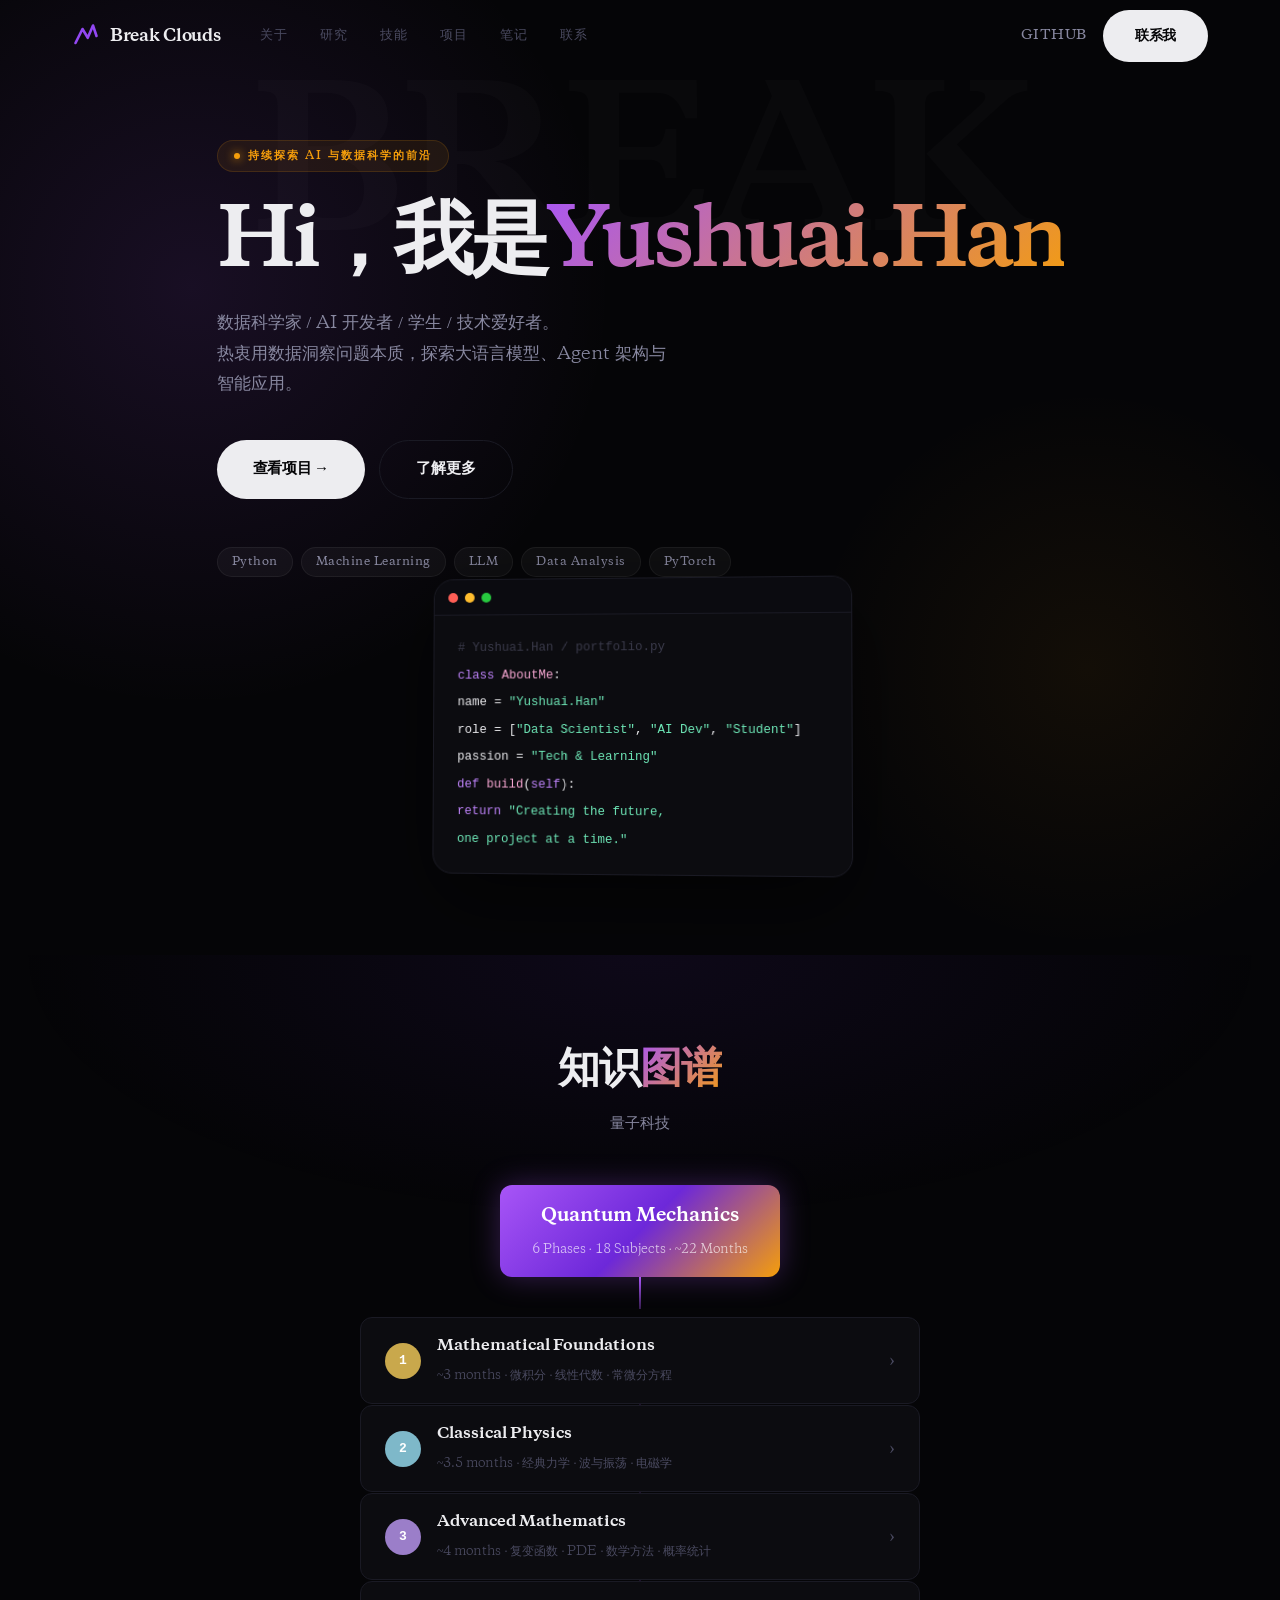
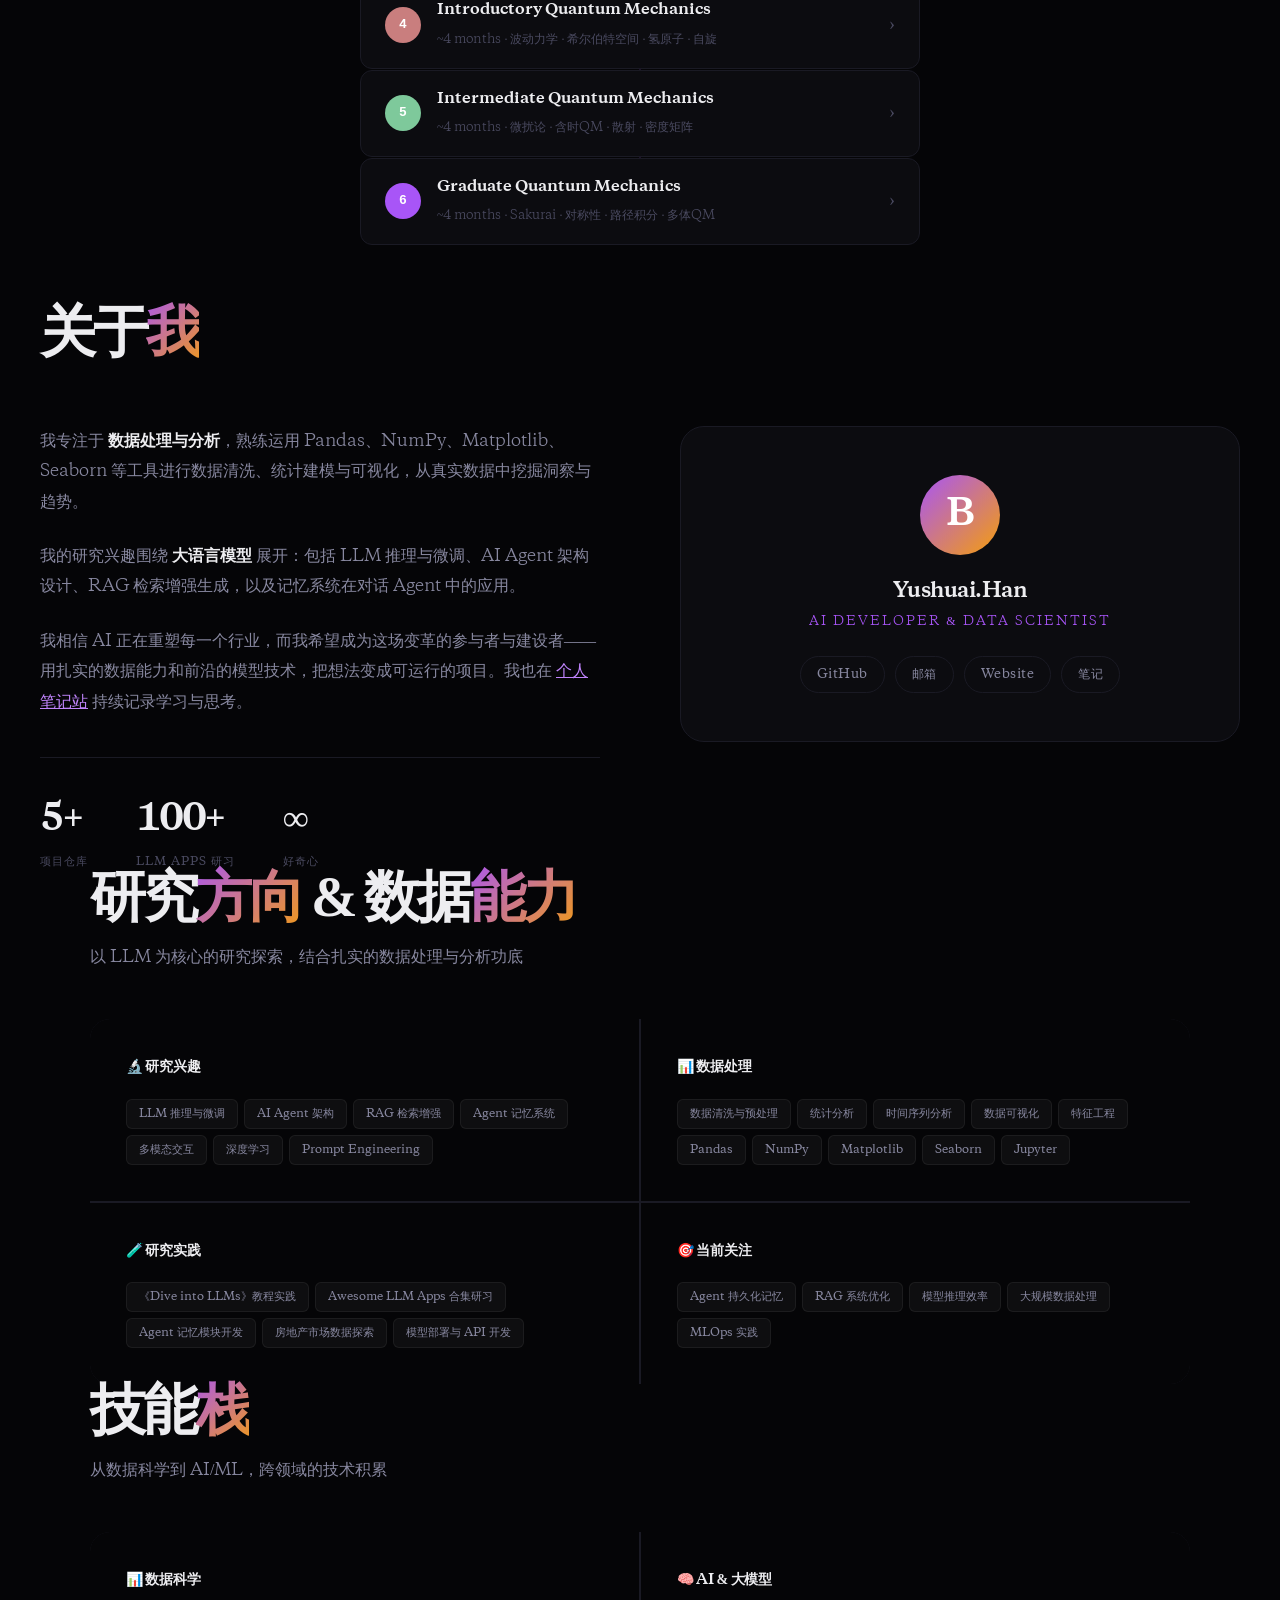
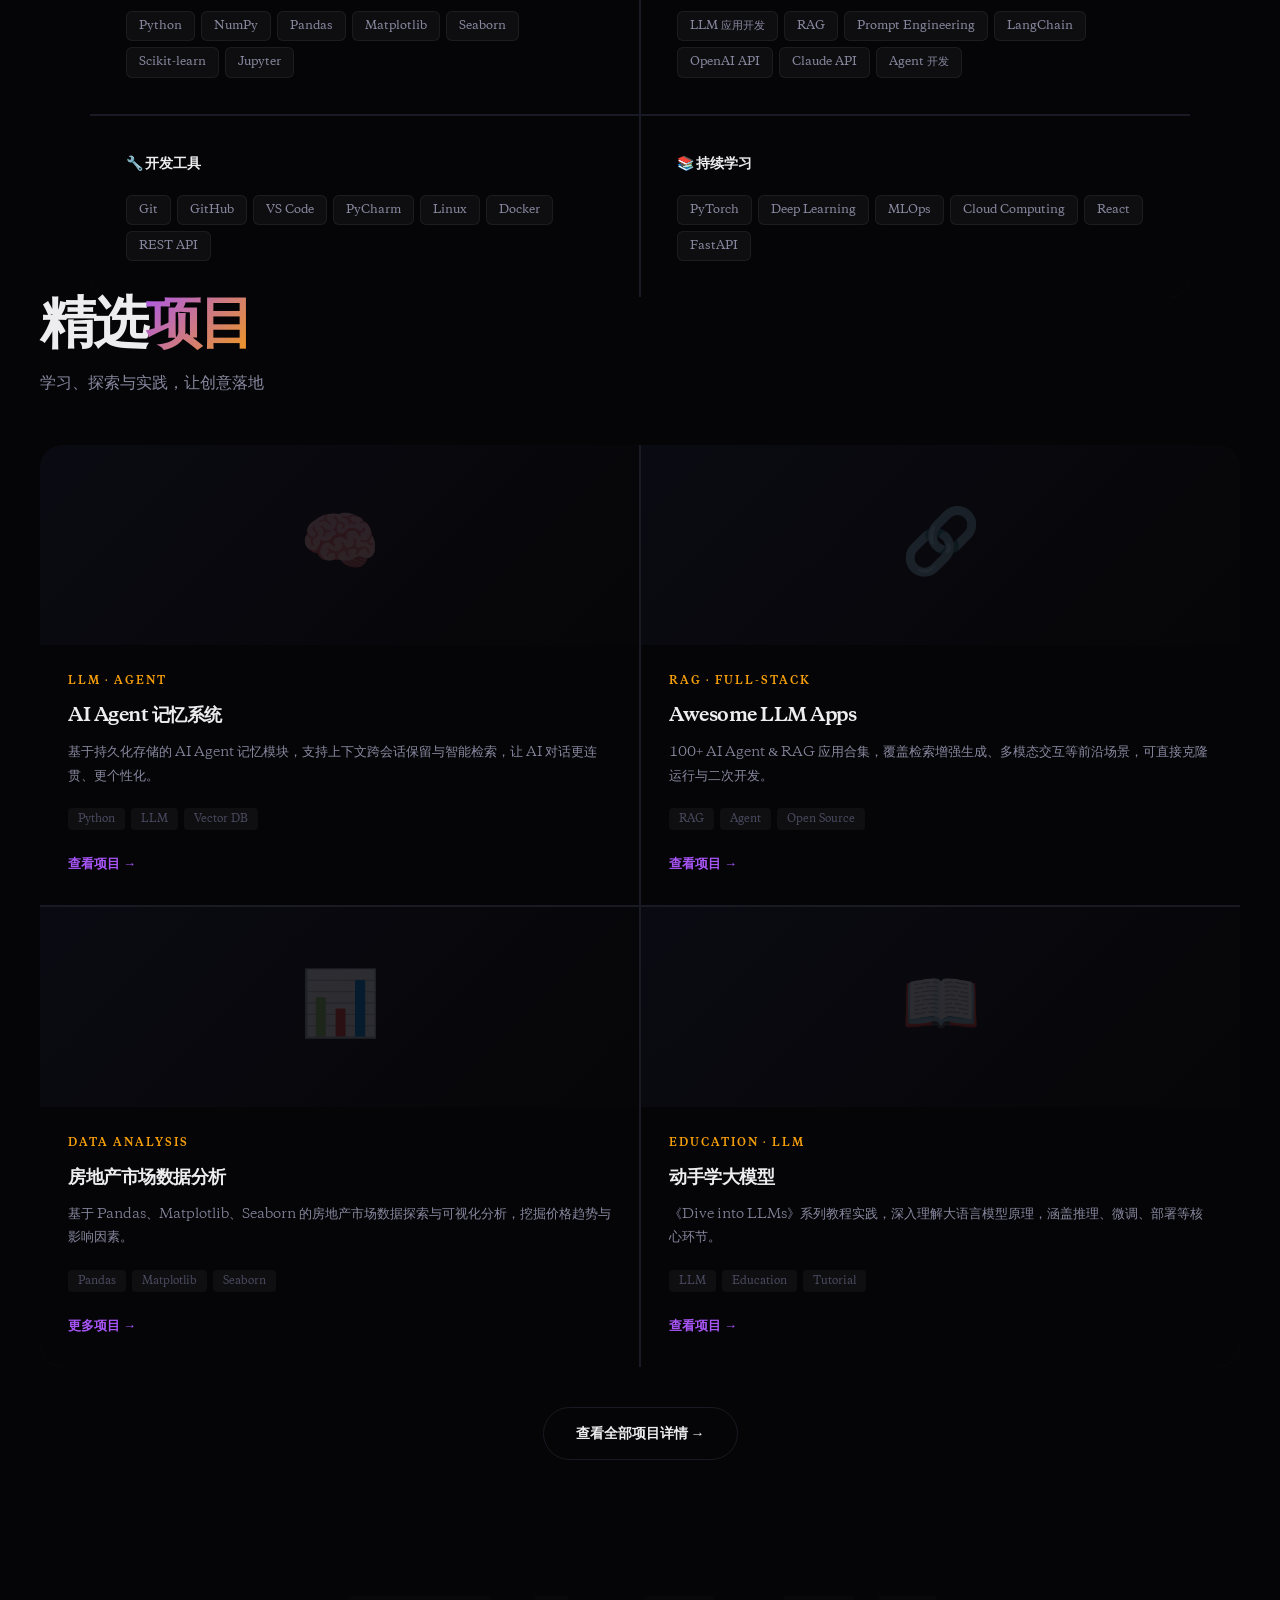
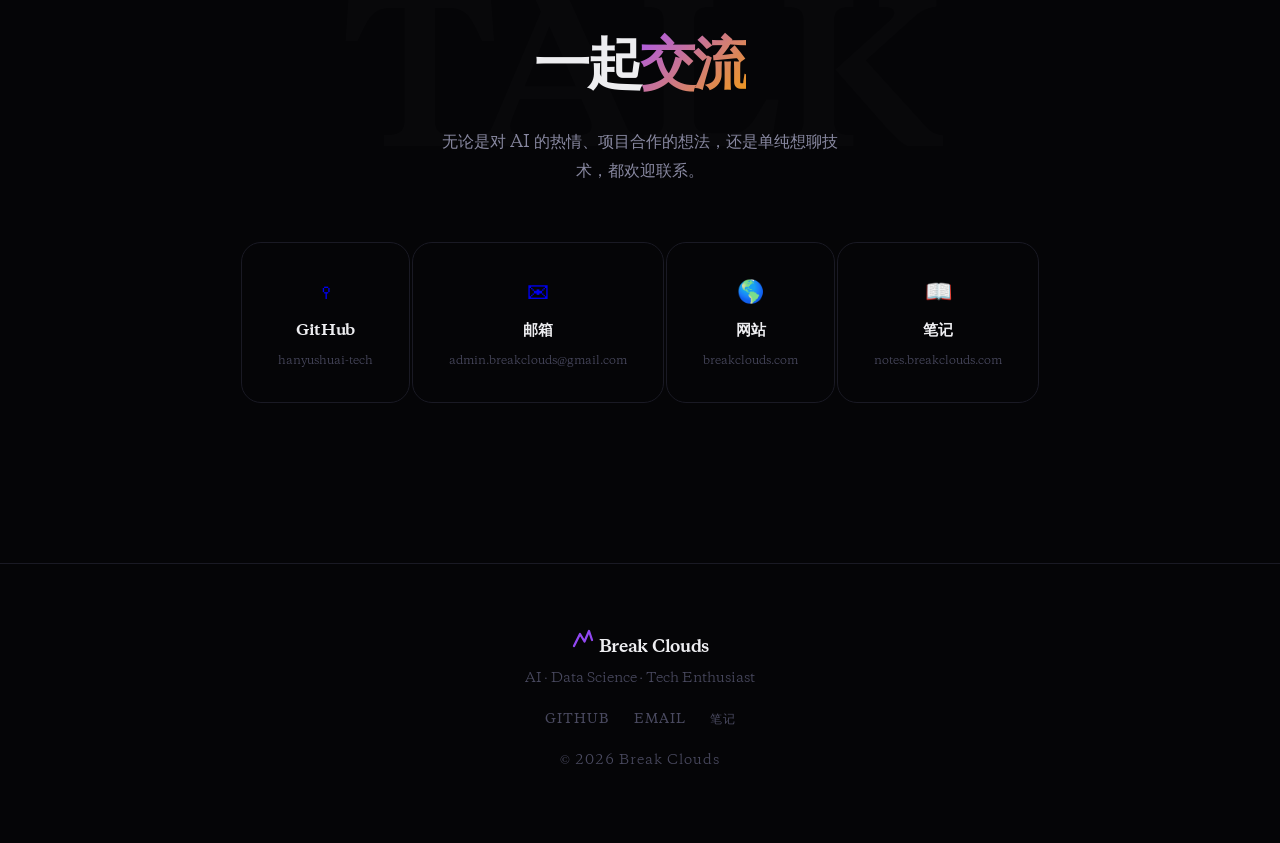
<file: index.html>
<!DOCTYPE html>
<html lang="zh-CN">
<head>
<meta charset="UTF-8">
<link rel="icon" type="image/svg+xml" href="favicon.svg">
<meta name="viewport" content="width=device-width, initial-scale=1.0">
<title>Break Clouds — AI · 数据科学 · 技术探索</title>
<meta name="description" content="Break Clouds 个人品牌站 — 专注数据处理与 AI 研究，分享 LLM、Agent、RAG 项目与技术思考。">
<meta name="author" content="Break Clouds">
<meta name="keywords" content="AI,LLM,Data Science,Agent,RAG,Python,Machine Learning,数据科学,大语言模型">
<link rel="canonical" href="https://breakclouds.com/">

<!-- Open Graph -->
<meta property="og:type" content="website">
<meta property="og:url" content="https://breakclouds.com/">
<meta property="og:title" content="Break Clouds — AI · 数据科学 · 技术探索">
<meta property="og:description" content="专注数据处理与 AI 研究，分享 LLM、Agent、RAG 项目与技术思考。">
<meta property="og:site_name" content="Break Clouds">
<meta property="og:locale" content="zh_CN">

<!-- Twitter Card -->
<meta name="twitter:card" content="summary_large_image">
<meta name="twitter:title" content="Break Clouds — AI · 数据科学 · 技术探索">
<meta name="twitter:description" content="专注数据处理与 AI 研究，分享 LLM、Agent、RAG 项目与技术思考。">

<!-- JSON-LD Structured Data -->
<script type="application/ld+json">
{
  "@context": "https://schema.org",
  "@type": "Person",
  "name": "Break Clouds",
  "url": "https://breakclouds.com",
  "sameAs": [
    "https://github.com/hanyushuai-tech"
  ],
  "jobTitle": "AI Developer & Data Scientist",
  "description": "数据科学家 / AI 开发者 / 学生 / 技术爱好者",
  "email": "admin.breakclouds@gmail.com",
  "knowsAbout": ["Artificial Intelligence", "Machine Learning", "Large Language Models", "Data Science", "Python", "RAG", "AI Agent"]
}
</script>

<link rel="stylesheet" href="style.css">
<link rel="preconnect" href="https://fonts.googleapis.com">
<link rel="preconnect" href="https://fonts.gstatic.com" crossorigin>

<!-- Google Analytics -->
<script async src="https://www.googletagmanager.com/gtag/js?id=G-9PDBBTPZYR"></script>
<script>
  window.dataLayer = window.dataLayer || [];
  function gtag(){dataLayer.push(arguments);}
  gtag('js', new Date());
  gtag('config', 'G-9PDBBTPZYR');
</script>
</head>
<body>

<nav class="nav" id="navbar">
  <div class="nav-inner">
    <a href="#" class="logo">
      <svg width="28" height="28" viewBox="0 0 32 32" fill="none">
        <path d="M4 24L12 8L18 18L24 4L28 16" stroke="url(#logo-grad)" stroke-width="3" stroke-linecap="round" stroke-linejoin="round"/>
        <defs><linearGradient id="logo-grad" x1="0" y1="32" x2="32" y2="0"><stop stop-color="#a855f7"/><stop offset="1" stop-color="#7c3aed"/></linearGradient></defs>
      </svg>
      Break Clouds
    </a>
    <div class="nav-links" id="navLinks">
      <a href="#about">关于</a>
      <a href="#research">研究</a>
      <a href="#skills">技能</a>
      <a href="projects.html">项目</a>
      <a href="https://notes.breakclouds.com" target="_blank" rel="noopener">笔记</a>
      <a href="#contact">联系</a>
    </div>
    <div class="nav-actions" id="navActions">
      <a href="https://github.com/hanyushuai-tech" target="_blank" rel="noopener" class="btn-ghost">GitHub</a>
      <a href="#contact" class="btn-primary">联系我</a>
    </div>
    <button class="hamburger" id="hamburger" aria-label="菜单" aria-expanded="false">
      <span></span><span></span><span></span>
    </button>
  </div>
</nav>

<!-- Mobile overlay -->
<div class="mobile-overlay" id="mobileOverlay">
  <div class="mobile-nav-content">
    <a href="#about" class="mobile-nav-link">关于</a>
    <a href="#research" class="mobile-nav-link">研究</a>
    <a href="#skills" class="mobile-nav-link">技能</a>
    <a href="projects.html" class="mobile-nav-link">项目</a>
    <a href="https://notes.breakclouds.com" target="_blank" rel="noopener" class="mobile-nav-link">笔记</a>
    <a href="#contact" class="mobile-nav-link">联系</a>
    <div class="mobile-nav-divider"></div>
    <a href="https://github.com/hanyushuai-tech" target="_blank" rel="noopener" class="mobile-nav-link">GitHub</a>
    <a href="#contact" class="btn-primary mobile-cta">联系我</a>
  </div>
</div>

<section class="hero">
  <div class="hero-bg"></div>
  <div class="hero-content reveal">
    <div class="hero-badge">
      <span class="badge-dot"></span> 持续探索 AI 与数据科学的前沿
    </div>
    <h1>Hi，我是<span class="gradient-text">Yushuai.Han</span></h1>
    <p class="hero-desc">数据科学家 / AI 开发者 / 学生 / 技术爱好者。<br>热衷用数据洞察问题本质，探索大语言模型、Agent 架构与智能应用。</p>
    <div class="hero-btns">
      <a href="projects.html" class="btn-primary btn-lg">查看项目 →</a>
      <a href="#about" class="btn-outline btn-lg">了解更多</a>
    </div>
    <div class="hero-tags">
      <span class="tag">Python</span>
      <span class="tag">Machine Learning</span>
      <span class="tag">LLM</span>
      <span class="tag">Data Analysis</span>
      <span class="tag">PyTorch</span>
    </div>
  </div>
  <div class="hero-preview reveal">
    <div class="preview-window">
      <div class="preview-bar"><span></span><span></span><span></span></div>
      <div class="preview-code">
<span class="line"><span class="comment"># Yushuai.Han / portfolio.py</span></span>
<span class="line"></span>
<span class="line"><span class="keyword">class</span> <span class="fn">AboutMe</span>:</span>
<span class="line">    name     = <span class="string">"Yushuai.Han"</span></span>
<span class="line">    role     = [<span class="string">"Data Scientist"</span>, <span class="string">"AI Dev"</span>, <span class="string">"Student"</span>]</span>
<span class="line">    passion  = <span class="string">"Tech & Learning"</span></span>
<span class="line"></span>
<span class="line">    <span class="keyword">def</span> <span class="fn">build</span>(<span class="keyword">self</span>):</span>
<span class="line">        <span class="keyword">return</span> <span class="string">"Creating the future, </span></span>
<span class="line"><span class="string">                one project at a time."</span></span>
      </div>
    </div>
  </div>
</section>

<!-- ===== Knowledge Graph Tree ===== -->
<style>
.kg-section {
  padding: 80px 24px 60px;
  position: relative;
  overflow: hidden;
}
.kg-section::before {
  content: '';
  position: absolute; inset: 0;
  background: radial-gradient(ellipse 70% 40% at 50% 0%, rgba(124,58,237,0.08) 0%, transparent 70%);
  pointer-events: none;
}
.kg-header { text-align: center; margin-bottom: 48px; position: relative; z-index: 1; }
.kg-header h2 { font-size: clamp(28px, 4vw, 42px); font-weight: 800; letter-spacing: -1px; margin-bottom: 8px; }
.kg-header p { color: var(--text-dim); font-size: 15px; }

.kg-tree {
  max-width: 900px; margin: 0 auto;
  position: relative; z-index: 1;
}

/* Root node */
.kg-root {
  display: flex; flex-direction: column; align-items: center;
  margin-bottom: 8px;
}
.kg-root-node {
  background: var(--gradient-1); border: none; border-radius: 12px;
  padding: 16px 32px; text-align: center;
  box-shadow: 0 0 30px rgba(168,85,247,0.3);
  cursor: default;
}
.kg-root-node h3 { font-size: 18px; font-weight: 700; color: #fff; margin: 0 0 4px; }
.kg-root-node span { font-size: 12px; color: rgba(255,255,255,0.7); }

/* Vertical connector from root */
.kg-trunk {
  width: 2px; height: 32px;
  background: linear-gradient(to bottom, var(--purple), rgba(168,85,247,0.3));
  margin: 0 auto;
}

/* Horizontal bar connecting phases */
.kg-hbar {
  height: 2px; background: rgba(168,85,247,0.25);
  margin: 0 auto; position: relative;
}

/* Phase level */
.kg-phases {
  display: flex; flex-direction: column; gap: 0;
  position: relative;
}

.kg-phase { position: relative; }

/* Vertical line on left */
.kg-phase::before {
  content: ''; position: absolute;
  left: 50%; top: 0; bottom: 0;
  width: 2px; background: rgba(168,85,247,0.15);
  transform: translateX(-50%);
  z-index: 0;
}
.kg-phase:last-child::before { display: none; }

/* Phase header (clickable) */
.kg-phase-header {
  display: flex; align-items: center; gap: 16px;
  background: var(--bg-card); border: 1px solid var(--border);
  border-radius: 12px; padding: 16px 24px;
  cursor: pointer; transition: all 0.3s;
  position: relative; z-index: 1;
  margin: 0 auto;
  max-width: 560px; width: 100%;
}
.kg-phase-header:hover { border-color: var(--pc, var(--purple)); }
.kg-phase-header.open { border-color: var(--pc, var(--purple)); border-bottom-left-radius: 0; border-bottom-right-radius: 0; }

.kg-phase-dot {
  width: 36px; height: 36px; border-radius: 50%;
  display: flex; align-items: center; justify-content: center;
  font-family: 'SF Mono','Fira Code',monospace; font-size: 13px; font-weight: 700;
  color: #fff; flex-shrink: 0;
}
.kg-phase-info { flex: 1; }
.kg-phase-info h4 { font-size: 15px; font-weight: 700; margin: 0 0 2px; }
.kg-phase-info small { font-size: 12px; color: var(--text-muted); }
.kg-phase-arrow {
  font-size: 18px; color: var(--text-muted); transition: transform 0.3s;
  flex-shrink: 0;
}
.kg-phase-header.open .kg-phase-arrow { transform: rotate(90deg); }

/* Phase colors */
.kg-phase[data-p="1"] { --pc: #c9a84c; }
.kg-phase[data-p="2"] { --pc: #7eb8c9; }
.kg-phase[data-p="3"] { --pc: #9b7ec9; }
.kg-phase[data-p="4"] { --pc: #c97e7e; }
.kg-phase[data-p="5"] { --pc: #7ec99b; }
.kg-phase[data-p="6"] { --pc: #a855f7; }

/* Subjects panel */
.kg-subjects {
  max-width: 560px; margin: 0 auto;
  background: var(--bg-card); border: 1px solid var(--pc, var(--border));
  border-top: none; border-radius: 0 0 12px 12px;
  overflow: hidden; transition: max-height 0.4s ease, opacity 0.3s;
  max-height: 0; opacity: 0;
}
.kg-subjects.open { max-height: 2000px; opacity: 1; }

.kg-subject {
  padding: 14px 24px;
  border-bottom: 1px solid rgba(255,255,255,0.04);
  cursor: pointer; transition: background 0.2s;
}
.kg-subject:last-child { border-bottom: none; }
.kg-subject:hover { background: rgba(255,255,255,0.02); }

.kg-subject-top {
  display: flex; align-items: center; justify-content: space-between;
  gap: 12px;
}
.kg-subject-name {
  font-size: 14px; font-weight: 600; color: var(--text);
  display: flex; align-items: center; gap: 8px;
}
.kg-subject-name::before {
  content: ''; width: 6px; height: 6px; border-radius: 50%;
  background: var(--pc); flex-shrink: 0;
}
.kg-subject-weeks {
  font-family: 'SF Mono','Fira Code',monospace;
  font-size: 11px; color: var(--text-muted); flex-shrink: 0;
}

/* Topic tags */
.kg-topics {
  display: flex; flex-wrap: wrap; gap: 4px;
  margin-top: 10px; padding-top: 10px;
  border-top: 1px solid rgba(255,255,255,0.04);
  max-height: 0; overflow: hidden; opacity: 0;
  transition: max-height 0.3s, opacity 0.3s, margin-top 0.3s, padding-top 0.3s;
}
.kg-topics.open { max-height: 500px; opacity: 1; margin-top: 10px; padding-top: 10px; }

.kg-tag {
  font-size: 11px; padding: 2px 8px; border-radius: 4px;
  font-weight: 500; white-space: nowrap;
  background: rgba(168,85,247,0.06); color: var(--text-dim);
  border: 1px solid rgba(168,85,247,0.12);
}

/* Connector lines between levels */
.kg-connector {
  display: flex; justify-content: center;
  height: 24px; position: relative;
}
.kg-connector::after {
  content: ''; position: absolute;
  left: 50%; top: 0; bottom: 0;
  width: 2px;
  background: linear-gradient(to bottom, var(--pc, var(--purple)), transparent);
  transform: translateX(-50%);
}

/* Entrance animation */
.kg-phase {
  opacity: 0; transform: translateY(20px);
  animation: kg-fadeIn 0.5s ease forwards;
}
.kg-phase:nth-child(1) { animation-delay: 0.1s; }
.kg-phase:nth-child(2) { animation-delay: 0.2s; }
.kg-phase:nth-child(3) { animation-delay: 0.3s; }
.kg-phase:nth-child(4) { animation-delay: 0.4s; }
.kg-phase:nth-child(5) { animation-delay: 0.5s; }
.kg-phase:nth-child(6) { animation-delay: 0.6s; }

@keyframes kg-fadeIn {
  to { opacity: 1; transform: translateY(0); }
}

/* Responsive */
@media (max-width: 640px) {
  .kg-phase-header { padding: 12px 16px; gap: 12px; }
  .kg-phase-dot { width: 30px; height: 30px; font-size: 11px; }
  .kg-phase-info h4 { font-size: 14px; }
  .kg-subject { padding: 12px 16px; }
  .kg-subject-name { font-size: 13px; }
  .kg-tag { font-size: 10px; padding: 1px 6px; }
}
</style>

<section class="kg-section">
  <div class="kg-header reveal">
    <h2>知识<span class="gradient-text">图谱</span></h2>
    <p>量子科技</p>
  </div>

  <div class="kg-tree">
    <div class="kg-root reveal">
      <div class="kg-root-node">
        <h3>Quantum Mechanics</h3>
        <span>6 Phases · 18 Subjects · ~22 Months</span>
      </div>
      <div class="kg-trunk"></div>
    </div>

    <div class="kg-phases">

      <!-- Phase 1 -->
      <div class="kg-phase" data-p="1">
        <div class="kg-phase-header" onclick="togglePhase(this)">
          <div class="kg-phase-dot" style="background:#c9a84c;">1</div>
          <div class="kg-phase-info">
            <h4>Mathematical Foundations</h4>
            <small>~3 months · 微积分 · 线性代数 · 常微分方程</small>
          </div>
          <div class="kg-phase-arrow">›</div>
        </div>
        <div class="kg-subjects">
          <div class="kg-subject" onclick="toggleTopics(this)">
            <div class="kg-subject-top">
              <span class="kg-subject-name">Calculus (Single & Multivariable)</span>
              <span class="kg-subject-weeks">5–6 wks</span>
            </div>
            <div class="kg-topics">
              <span class="kg-tag">limits & continuity</span>
              <span class="kg-tag">integration techniques</span>
              <span class="kg-tag">partial derivatives</span>
              <span class="kg-tag">gradient & divergence</span>
              <span class="kg-tag">vector calculus</span>
            </div>
          </div>
          <div class="kg-subject" onclick="toggleTopics(this)">
            <div class="kg-subject-top">
              <span class="kg-subject-name">Linear Algebra</span>
              <span class="kg-subject-weeks">4–5 wks</span>
            </div>
            <div class="kg-topics">
              <span class="kg-tag">vector spaces</span>
              <span class="kg-tag">matrices & determinants</span>
              <span class="kg-tag">eigenvalues & eigenvectors</span>
              <span class="kg-tag">inner products</span>
              <span class="kg-tag">diagonalization</span>
              <span class="kg-tag">Hermitian matrices</span>
            </div>
          </div>
          <div class="kg-subject" onclick="toggleTopics(this)">
            <div class="kg-subject-top">
              <span class="kg-subject-name">Ordinary Differential Equations</span>
              <span class="kg-subject-weeks">3–4 wks</span>
            </div>
            <div class="kg-topics">
              <span class="kg-tag">first-order ODEs</span>
              <span class="kg-tag">second-order linear ODEs</span>
              <span class="kg-tag">separation of variables</span>
              <span class="kg-tag">series solutions</span>
              <span class="kg-tag">Sturm–Liouville theory</span>
            </div>
          </div>
        </div>
      </div>

      <!-- Phase 2 -->
      <div class="kg-phase" data-p="2">
        <div class="kg-phase-header" onclick="togglePhase(this)">
          <div class="kg-phase-dot" style="background:#7eb8c9;">2</div>
          <div class="kg-phase-info">
            <h4>Classical Physics</h4>
            <small>~3.5 months · 经典力学 · 波与振荡 · 电磁学</small>
          </div>
          <div class="kg-phase-arrow">›</div>
        </div>
        <div class="kg-subjects">
          <div class="kg-subject" onclick="toggleTopics(this)">
            <div class="kg-subject-top">
              <span class="kg-subject-name">Classical Mechanics</span>
              <span class="kg-subject-weeks">5–6 wks</span>
            </div>
            <div class="kg-topics">
              <span class="kg-tag">Newton's laws</span>
              <span class="kg-tag">conservation laws</span>
              <span class="kg-tag">Lagrangian mechanics</span>
              <span class="kg-tag">Hamiltonian mechanics</span>
              <span class="kg-tag">phase space</span>
              <span class="kg-tag">central force problems</span>
            </div>
          </div>
          <div class="kg-subject" onclick="toggleTopics(this)">
            <div class="kg-subject-top">
              <span class="kg-subject-name">Waves & Oscillations</span>
              <span class="kg-subject-weeks">3–4 wks</span>
            </div>
            <div class="kg-topics">
              <span class="kg-tag">simple harmonic motion</span>
              <span class="kg-tag">wave equation</span>
              <span class="kg-tag">superposition & interference</span>
              <span class="kg-tag">Fourier analysis intro</span>
              <span class="kg-tag">standing waves</span>
            </div>
          </div>
          <div class="kg-subject" onclick="toggleTopics(this)">
            <div class="kg-subject-top">
              <span class="kg-subject-name">Electromagnetism</span>
              <span class="kg-subject-weeks">5–6 wks</span>
            </div>
            <div class="kg-topics">
              <span class="kg-tag">Coulomb & Gauss laws</span>
              <span class="kg-tag">Maxwell's equations</span>
              <span class="kg-tag">electromagnetic waves</span>
              <span class="kg-tag">vector potential</span>
              <span class="kg-tag">gauge transformations</span>
            </div>
          </div>
        </div>
      </div>

      <!-- Phase 3 -->
      <div class="kg-phase" data-p="3">
        <div class="kg-phase-header" onclick="togglePhase(this)">
          <div class="kg-phase-dot" style="background:#9b7ec9;">3</div>
          <div class="kg-phase-info">
            <h4>Advanced Mathematics</h4>
            <small>~4 months · 复变函数 · PDE · 数学方法 · 概率统计</small>
          </div>
          <div class="kg-phase-arrow">›</div>
        </div>
        <div class="kg-subjects">
          <div class="kg-subject" onclick="toggleTopics(this)">
            <div class="kg-subject-top">
              <span class="kg-subject-name">Complex Analysis</span>
              <span class="kg-subject-weeks">4–5 wks</span>
            </div>
            <div class="kg-topics">
              <span class="kg-tag">analytic functions</span>
              <span class="kg-tag">Cauchy's theorem</span>
              <span class="kg-tag">residue theorem</span>
              <span class="kg-tag">contour integration</span>
              <span class="kg-tag">branch cuts</span>
            </div>
          </div>
          <div class="kg-subject" onclick="toggleTopics(this)">
            <div class="kg-subject-top">
              <span class="kg-subject-name">Partial Differential Equations</span>
              <span class="kg-subject-weeks">4–5 wks</span>
            </div>
            <div class="kg-topics">
              <span class="kg-tag">heat & wave equations</span>
              <span class="kg-tag">Fourier series</span>
              <span class="kg-tag">Fourier transforms</span>
              <span class="kg-tag">spherical coordinates</span>
              <span class="kg-tag">Legendre polynomials</span>
              <span class="kg-tag">spherical harmonics</span>
            </div>
          </div>
          <div class="kg-subject" onclick="toggleTopics(this)">
            <div class="kg-subject-top">
              <span class="kg-subject-name">Mathematical Methods for Physics</span>
              <span class="kg-subject-weeks">5–6 wks</span>
            </div>
            <div class="kg-topics">
              <span class="kg-tag">special functions</span>
              <span class="kg-tag">Hermite polynomials</span>
              <span class="kg-tag">Laguerre polynomials</span>
              <span class="kg-tag">Green's functions</span>
              <span class="kg-tag">tensor analysis</span>
              <span class="kg-tag">variational calculus</span>
            </div>
          </div>
          <div class="kg-subject" onclick="toggleTopics(this)">
            <div class="kg-subject-top">
              <span class="kg-subject-name">Probability & Statistics</span>
              <span class="kg-subject-weeks">2–3 wks</span>
            </div>
            <div class="kg-topics">
              <span class="kg-tag">probability distributions</span>
              <span class="kg-tag">expectation values</span>
              <span class="kg-tag">Gaussian distribution</span>
              <span class="kg-tag">uncertainty & variance</span>
            </div>
          </div>
        </div>
      </div>

      <!-- Phase 4 -->
      <div class="kg-phase" data-p="4">
        <div class="kg-phase-header" onclick="togglePhase(this)">
          <div class="kg-phase-dot" style="background:#c97e7e;">4</div>
          <div class="kg-phase-info">
            <h4>Introductory Quantum Mechanics</h4>
            <small>~4 months · 波动力学 · 希尔伯特空间 · 氢原子 · 自旋</small>
          </div>
          <div class="kg-phase-arrow">›</div>
        </div>
        <div class="kg-subjects">
          <div class="kg-subject" onclick="toggleTopics(this)">
            <div class="kg-subject-top">
              <span class="kg-subject-name">Foundations & Wave Mechanics</span>
              <span class="kg-subject-weeks">4–5 wks</span>
            </div>
            <div class="kg-topics">
              <span class="kg-tag">Born rule</span>
              <span class="kg-tag">infinite square well</span>
              <span class="kg-tag">harmonic oscillator</span>
              <span class="kg-tag">free particle & wave packets</span>
              <span class="kg-tag">uncertainty principle</span>
              <span class="kg-tag">Dirac notation intro</span>
            </div>
          </div>
          <div class="kg-subject" onclick="toggleTopics(this)">
            <div class="kg-subject-top">
              <span class="kg-subject-name">Formalism: Hilbert Space & Operators</span>
              <span class="kg-subject-weeks">3–4 wks</span>
            </div>
            <div class="kg-topics">
              <span class="kg-tag">Hermitian operators</span>
              <span class="kg-tag">commutators</span>
              <span class="kg-tag">generalized uncertainty</span>
              <span class="kg-tag">Dirac notation</span>
              <span class="kg-tag">position & momentum representations</span>
            </div>
          </div>
          <div class="kg-subject" onclick="toggleTopics(this)">
            <div class="kg-subject-top">
              <span class="kg-subject-name">3D QM & the Hydrogen Atom</span>
              <span class="kg-subject-weeks">4–5 wks</span>
            </div>
            <div class="kg-topics">
              <span class="kg-tag">3D Schrödinger eq.</span>
              <span class="kg-tag">angular momentum operators</span>
              <span class="kg-tag">spherical harmonics</span>
              <span class="kg-tag">radial equation</span>
              <span class="kg-tag">hydrogen energy levels</span>
              <span class="kg-tag">quantum numbers n, l, m</span>
            </div>
          </div>
          <div class="kg-subject" onclick="toggleTopics(this)">
            <div class="kg-subject-top">
              <span class="kg-subject-name">Spin & Identical Particles</span>
              <span class="kg-subject-weeks">3–4 wks</span>
            </div>
            <div class="kg-topics">
              <span class="kg-tag">spin-1/2</span>
              <span class="kg-tag">Pauli matrices</span>
              <span class="kg-tag">spinors</span>
              <span class="kg-tag">addition of angular momentum</span>
              <span class="kg-tag">Clebsch–Gordan coefficients</span>
              <span class="kg-tag">fermions vs bosons</span>
            </div>
          </div>
        </div>
      </div>

      <!-- Phase 5 -->
      <div class="kg-phase" data-p="5">
        <div class="kg-phase-header" onclick="togglePhase(this)">
          <div class="kg-phase-dot" style="background:#7ec99b;">5</div>
          <div class="kg-phase-info">
            <h4>Intermediate Quantum Mechanics</h4>
            <small>~4 months · 微扰论 · 含时QM · 散射 · 密度矩阵</small>
          </div>
          <div class="kg-phase-arrow">›</div>
        </div>
        <div class="kg-subjects">
          <div class="kg-subject" onclick="toggleTopics(this)">
            <div class="kg-subject-top">
              <span class="kg-subject-name">Perturbation Theory</span>
              <span class="kg-subject-weeks">4–5 wks</span>
            </div>
            <div class="kg-topics">
              <span class="kg-tag">non-degenerate perturbation</span>
              <span class="kg-tag">degenerate perturbation</span>
              <span class="kg-tag">fine structure of hydrogen</span>
              <span class="kg-tag">Zeeman effect</span>
              <span class="kg-tag">variational method</span>
              <span class="kg-tag">WKB approximation</span>
            </div>
          </div>
          <div class="kg-subject" onclick="toggleTopics(this)">
            <div class="kg-subject-top">
              <span class="kg-subject-name">Time-Dependent QM & Transitions</span>
              <span class="kg-subject-weeks">3–4 wks</span>
            </div>
            <div class="kg-topics">
              <span class="kg-tag">time-dependent perturbation</span>
              <span class="kg-tag">Fermi's golden rule</span>
              <span class="kg-tag">selection rules</span>
              <span class="kg-tag">spontaneous emission</span>
              <span class="kg-tag">adiabatic theorem</span>
            </div>
          </div>
          <div class="kg-subject" onclick="toggleTopics(this)">
            <div class="kg-subject-top">
              <span class="kg-subject-name">Scattering Theory</span>
              <span class="kg-subject-weeks">3–4 wks</span>
            </div>
            <div class="kg-topics">
              <span class="kg-tag">cross sections</span>
              <span class="kg-tag">Born approximation</span>
              <span class="kg-tag">partial wave analysis</span>
              <span class="kg-tag">phase shifts</span>
              <span class="kg-tag">optical theorem</span>
            </div>
          </div>
          <div class="kg-subject" onclick="toggleTopics(this)">
            <div class="kg-subject-top">
              <span class="kg-subject-name">Density Matrices & Mixed States</span>
              <span class="kg-subject-weeks">2–3 wks</span>
            </div>
            <div class="kg-topics">
              <span class="kg-tag">density operator</span>
              <span class="kg-tag">pure vs mixed states</span>
              <span class="kg-tag">partial trace</span>
              <span class="kg-tag">decoherence</span>
              <span class="kg-tag">quantum entanglement</span>
            </div>
          </div>
        </div>
      </div>

      <!-- Phase 6 -->
      <div class="kg-phase" data-p="6">
        <div class="kg-phase-header" onclick="togglePhase(this)">
          <div class="kg-phase-dot" style="background:#a855f7;">6</div>
          <div class="kg-phase-info">
            <h4>Graduate Quantum Mechanics</h4>
            <small>~4 months · Sakurai · 对称性 · 路径积分 · 多体QM</small>
          </div>
          <div class="kg-phase-arrow">›</div>
        </div>
        <div class="kg-subjects">
          <div class="kg-subject" onclick="toggleTopics(this)">
            <div class="kg-subject-top">
              <span class="kg-subject-name">Sakurai: Fundamental Concepts</span>
              <span class="kg-subject-weeks">5–6 wks</span>
            </div>
            <div class="kg-topics">
              <span class="kg-tag">bra-ket formalism</span>
              <span class="kg-tag">Schrödinger picture</span>
              <span class="kg-tag">Heisenberg picture</span>
              <span class="kg-tag">interaction picture</span>
              <span class="kg-tag">propagators</span>
              <span class="kg-tag">coherent states</span>
            </div>
          </div>
          <div class="kg-subject" onclick="toggleTopics(this)">
            <div class="kg-subject-top">
              <span class="kg-subject-name">Symmetries in Quantum Mechanics</span>
              <span class="kg-subject-weeks">4–5 wks</span>
            </div>
            <div class="kg-topics">
              <span class="kg-tag">rotational symmetry</span>
              <span class="kg-tag">SU(2) & SO(3)</span>
              <span class="kg-tag">parity & time reversal</span>
              <span class="kg-tag">Noether's theorem</span>
              <span class="kg-tag">Wigner's theorem</span>
              <span class="kg-tag">irreducible representations</span>
            </div>
          </div>
          <div class="kg-subject" onclick="toggleTopics(this)">
            <div class="kg-subject-top">
              <span class="kg-subject-name">Path Integral Formulation</span>
              <span class="kg-subject-weeks">3–4 wks</span>
            </div>
            <div class="kg-topics">
              <span class="kg-tag">sum over histories</span>
              <span class="kg-tag">Feynman path integral</span>
              <span class="kg-tag">stationary phase approximation</span>
              <span class="kg-tag">Euclidean path integral</span>
              <span class="kg-tag">connection to QFT action</span>
            </div>
          </div>
          <div class="kg-subject" onclick="toggleTopics(this)">
            <div class="kg-subject-top">
              <span class="kg-subject-name">Identical Particles & Many-Body QM</span>
              <span class="kg-subject-weeks">3–4 wks</span>
            </div>
            <div class="kg-topics">
              <span class="kg-tag">second quantization</span>
              <span class="kg-tag">creation & annihilation operators</span>
              <span class="kg-tag">Fock space</span>
              <span class="kg-tag">Hartree–Fock method</span>
              <span class="kg-tag">Bose–Einstein & Fermi–Dirac</span>
            </div>
          </div>
        </div>
      </div>

    </div>
  </div>
</section>

<script>
function togglePhase(header) {
  var subjects = header.nextElementSibling;
  var isOpen = header.classList.contains('open');
  // Close all
  document.querySelectorAll('.kg-phase-header.open').forEach(function(h) {
    h.classList.remove('open');
    h.nextElementSibling.classList.remove('open');
  });
  // Toggle clicked
  if (!isOpen) {
    header.classList.add('open');
    subjects.classList.add('open');
  }
}

function toggleTopics(subject) {
  var topics = subject.querySelector('.kg-topics');
  if (topics) topics.classList.toggle('open');
}
</script>

<section class="about reveal" id="about">
  <h2 class="section-title">关于<span class="gradient-text">我</span></h2>
  <div class="about-grid">
    <div class="about-text">
      <p>我专注于 <strong>数据处理与分析</strong>，熟练运用 Pandas、NumPy、Matplotlib、Seaborn 等工具进行数据清洗、统计建模与可视化，从真实数据中挖掘洞察与趋势。</p>
      <p>我的研究兴趣围绕 <strong>大语言模型</strong> 展开：包括 LLM 推理与微调、AI Agent 架构设计、RAG 检索增强生成，以及记忆系统在对话 Agent 中的应用。</p>
      <p>我相信 AI 正在重塑每一个行业，而我希望成为这场变革的参与者与建设者——用扎实的数据能力和前沿的模型技术，把想法变成可运行的项目。我也在 <a href="https://notes.breakclouds.com" target="_blank" rel="noopener" style="color:var(--purple-light);text-decoration:underline;">个人笔记站</a> 持续记录学习与思考。</p>
      <div class="about-stats">
        <div class="astat"><span>5+</span> 项目仓库</div>
        <div class="astat"><span>100+</span> LLM Apps 研习</div>
        <div class="astat"><span>∞</span> 好奇心</div>
      </div>
    </div>
    <div class="about-card">
      <div class="about-avatar"></div>
      <h3>Yushuai.Han</h3>
      <p class="about-role">AI Developer & Data Scientist</p>
      <div class="about-links">
        <a href="https://github.com/hanyushuai-tech" target="_blank" rel="noopener">GitHub</a>
        <a href="mailto:admin.breakclouds@gmail.com">邮箱</a>
        <a href="https://breakclouds.com">Website</a>
        <a href="https://notes.breakclouds.com" target="_blank" rel="noopener">笔记</a>
      </div>
    </div>
  </div>
</section>

<section class="skills reveal" id="research">
  <h2 class="section-title">研究<span class="gradient-text">方向</span> &amp; 数据<span class="gradient-text">能力</span></h2>
  <p class="section-desc">以 LLM 为核心的研究探索，结合扎实的数据处理与分析功底</p>
  <div class="skill-cats">
    <div class="skill-cat">
      <h3>🔬 研究兴趣</h3>
      <div class="skill-tags">
        <span>LLM 推理与微调</span><span>AI Agent 架构</span><span>RAG 检索增强</span><span>Agent 记忆系统</span><span>多模态交互</span><span>深度学习</span><span>Prompt Engineering</span>
      </div>
    </div>
    <div class="skill-cat">
      <h3>📊 数据处理</h3>
      <div class="skill-tags">
        <span>数据清洗与预处理</span><span>统计分析</span><span>时间序列分析</span><span>数据可视化</span><span>特征工程</span><span>Pandas</span><span>NumPy</span><span>Matplotlib</span><span>Seaborn</span><span>Jupyter</span>
      </div>
    </div>
    <div class="skill-cat">
      <h3>🧪 研究实践</h3>
      <div class="skill-tags">
        <span>《Dive into LLMs》教程实践</span><span>Awesome LLM Apps 合集研习</span><span>Agent 记忆模块开发</span><span>房地产市场数据探索</span><span>模型部署与 API 开发</span>
      </div>
    </div>
    <div class="skill-cat">
      <h3>🎯 当前关注</h3>
      <div class="skill-tags">
        <span>Agent 持久化记忆</span><span>RAG 系统优化</span><span>模型推理效率</span><span>大规模数据处理</span><span>MLOps 实践</span>
      </div>
    </div>
  </div>
</section>

<section class="skills reveal" id="skills">
  <h2 class="section-title">技能<span class="gradient-text">栈</span></h2>
  <p class="section-desc">从数据科学到 AI/ML，跨领域的技术积累</p>
  <div class="skill-cats">
    <div class="skill-cat">
      <h3>&#128202; 数据科学</h3>
      <div class="skill-tags">
        <span>Python</span><span>NumPy</span><span>Pandas</span><span>Matplotlib</span><span>Seaborn</span><span>Scikit-learn</span><span>Jupyter</span>
      </div>
    </div>
    <div class="skill-cat">
      <h3>&#129504; AI & 大模型</h3>
      <div class="skill-tags">
        <span>LLM 应用开发</span><span>RAG</span><span>Prompt Engineering</span><span>LangChain</span><span>OpenAI API</span><span>Claude API</span><span>Agent 开发</span>
      </div>
    </div>
    <div class="skill-cat">
      <h3>&#128295; 开发工具</h3>
      <div class="skill-tags">
        <span>Git</span><span>GitHub</span><span>VS Code</span><span>PyCharm</span><span>Linux</span><span>Docker</span><span>REST API</span>
      </div>
    </div>
    <div class="skill-cat">
      <h3>&#128218; 持续学习</h3>
      <div class="skill-tags">
        <span>PyTorch</span><span>Deep Learning</span><span>MLOps</span><span>Cloud Computing</span><span>React</span><span>FastAPI</span>
      </div>
    </div>
  </div>
</section>

<section class="projects reveal" id="projects">
  <h2 class="section-title">精选<span class="gradient-text">项目</span></h2>
  <p class="section-desc">学习、探索与实践，让创意落地</p>
  <div class="project-grid">

    <div class="project-card">
      <div class="project-img img-agent"></div>
      <div class="project-info">
        <div class="project-tag">LLM · Agent</div>
        <h3>AI Agent 记忆系统</h3>
        <p>基于持久化存储的 AI Agent 记忆模块，支持上下文跨会话保留与智能检索，让 AI 对话更连贯、更个性化。</p>
        <div class="project-tech"><span>Python</span><span>LLM</span><span>Vector DB</span></div>
        <a href="https://github.com/hanyushuai-tech/agentmemory" target="_blank" rel="noopener" class="project-link">查看项目 →</a>
      </div>
    </div>

    <div class="project-card">
      <div class="project-img img-rag"></div>
      <div class="project-info">
        <div class="project-tag">RAG · Full-Stack</div>
        <h3>Awesome LLM Apps</h3>
        <p>100+ AI Agent & RAG 应用合集，覆盖检索增强生成、多模态交互等前沿场景，可直接克隆运行与二次开发。</p>
        <div class="project-tech"><span>RAG</span><span>Agent</span><span>Open Source</span></div>
        <a href="https://github.com/hanyushuai-tech/awesome-llm-apps" target="_blank" rel="noopener" class="project-link">查看项目 →</a>
      </div>
    </div>

    <div class="project-card">
      <div class="project-img img-data"></div>
      <div class="project-info">
        <div class="project-tag">Data Analysis</div>
        <h3>房地产市场数据分析</h3>
        <p>基于 Pandas、Matplotlib、Seaborn 的房地产市场数据探索与可视化分析，挖掘价格趋势与影响因素。</p>
        <div class="project-tech"><span>Pandas</span><span>Matplotlib</span><span>Seaborn</span></div>
        <a href="https://github.com/hanyushuai-tech" target="_blank" rel="noopener" class="project-link">更多项目 →</a>
      </div>
    </div>

    <div class="project-card">
      <div class="project-img img-llm"></div>
      <div class="project-info">
        <div class="project-tag">Education · LLM</div>
        <h3>动手学大模型</h3>
        <p>《Dive into LLMs》系列教程实践，深入理解大语言模型原理，涵盖推理、微调、部署等核心环节。</p>
        <div class="project-tech"><span>LLM</span><span>Education</span><span>Tutorial</span></div>
        <a href="https://github.com/hanyushuai-tech/dive-into-llms" target="_blank" rel="noopener" class="project-link">查看项目 →</a>
      </div>
    </div>

  </div>
  <div style="text-align:center;margin-top:40px;">
    <a href="projects.html" class="btn-outline">查看全部项目详情 →</a>
  </div>
</section>

<section class="contact reveal" id="contact">
  <div class="cta-bg"></div>
  <div class="cta-content">
    <h2>一起<span class="gradient-text">交流</span></h2>
    <p>无论是对 AI 的热情、项目合作的想法，还是单纯想聊技术，都欢迎联系。</p>
    <div class="contact-links">
      <a href="https://github.com/hanyushuai-tech" target="_blank" rel="noopener" class="contact-link-item">
        <span class="contact-icon">&#9906;</span>
        <span>GitHub</span>
        <small>hanyushuai-tech</small>
      </a>
      <a href="mailto:admin.breakclouds@gmail.com" class="contact-link-item" id="emailLink">
        <span class="contact-icon">&#9993;</span>
        <span>邮箱</span>
        <small class="email-text">admin.breakclouds@gmail.com</small>
      </a>
      <a href="https://breakclouds.com" class="contact-link-item">
        <span class="contact-icon">&#127758;</span>
        <span>网站</span>
        <small>breakclouds.com</small>
      </a>
      <a href="https://notes.breakclouds.com" target="_blank" rel="noopener" class="contact-link-item">
        <span class="contact-icon">&#128214;</span>
        <span>笔记</span>
        <small>notes.breakclouds.com</small>
      </a>
    </div>
  </div>
</section>

<footer>
  <div class="footer-inner">
    <a href="#" class="logo" style="margin-bottom:8px;display:inline-block;">
      <svg width="24" height="24" viewBox="0 0 32 32" fill="none">
        <path d="M4 24L12 8L18 18L24 4L28 16" stroke="url(#logo-grad2)" stroke-width="3" stroke-linecap="round" stroke-linejoin="round"/>
        <defs><linearGradient id="logo-grad2" x1="0" y1="32" x2="32" y2="0"><stop stop-color="#a855f7"/><stop offset="1" stop-color="#7c3aed"/></linearGradient></defs>
      </svg>
      Break Clouds
    </a>
    <p>AI · Data Science · Tech Enthusiast</p>
    <div class="footer-social">
      <a href="https://github.com/hanyushuai-tech" target="_blank" rel="noopener">GitHub</a>
      <a href="mailto:admin.breakclouds@gmail.com">Email</a>
      <a href="https://notes.breakclouds.com" target="_blank" rel="noopener">笔记</a>
    </div>
    <p class="footer-copy">&copy; 2026 Break Clouds</p>
  </div>
</footer>

<button class="scroll-top" id="scrollTop" aria-label="返回顶部">
  <svg width="20" height="20" viewBox="0 0 24 24" fill="none" stroke="currentColor" stroke-width="2.5" stroke-linecap="round" stroke-linejoin="round">
    <polyline points="18 15 12 9 6 15"/>
  </svg>
</button>

<script>
(function() {
  // ── Hamburger Menu ──────────────────────────────
  var hamburger = document.getElementById('hamburger');
  var overlay = document.getElementById('mobileOverlay');
  var body = document.body;
  var overlayLinks = overlay.querySelectorAll('.mobile-nav-link, .mobile-cta');

  function openMenu() {
    overlay.classList.add('active');
    hamburger.classList.add('active');
    hamburger.setAttribute('aria-expanded', 'true');
    body.style.overflow = 'hidden';
  }
  function closeMenu() {
    overlay.classList.remove('active');
    hamburger.classList.remove('active');
    hamburger.setAttribute('aria-expanded', 'false');
    body.style.overflow = '';
  }
  hamburger.addEventListener('click', function() {
    if (overlay.classList.contains('active')) { closeMenu(); } else { openMenu(); }
  });
  overlayLinks.forEach(function(link) {
    link.addEventListener('click', closeMenu);
  });
  overlay.addEventListener('click', function(e) {
    if (e.target === overlay) closeMenu();
  });

  // ── Scroll-to-Top Button ────────────────────────
  var scrollBtn = document.getElementById('scrollTop');
  window.addEventListener('scroll', function() {
    if (window.scrollY > 500) {
      scrollBtn.classList.add('visible');
    } else {
      scrollBtn.classList.remove('visible');
    }
  });
  scrollBtn.addEventListener('click', function() {
    window.scrollTo({ top: 0, behavior: 'smooth' });
  });

  // ── Scroll Reveal ───────────────────────────────
  var revealEls = document.querySelectorAll('.reveal');
  var observer;
  if ('IntersectionObserver' in window) {
    observer = new IntersectionObserver(function(entries) {
      entries.forEach(function(entry) {
        if (entry.isIntersecting) {
          entry.target.classList.add('revealed');
          observer.unobserve(entry.target);
        }
      });
    }, { threshold: 0.15, rootMargin: '0px 0px -40px 0px' });
    revealEls.forEach(function(el) { observer.observe(el); });
  } else {
    // Fallback for old browsers
    revealEls.forEach(function(el) { el.classList.add('revealed'); });
  }
})();
</script>

</body>
</html>
</file>
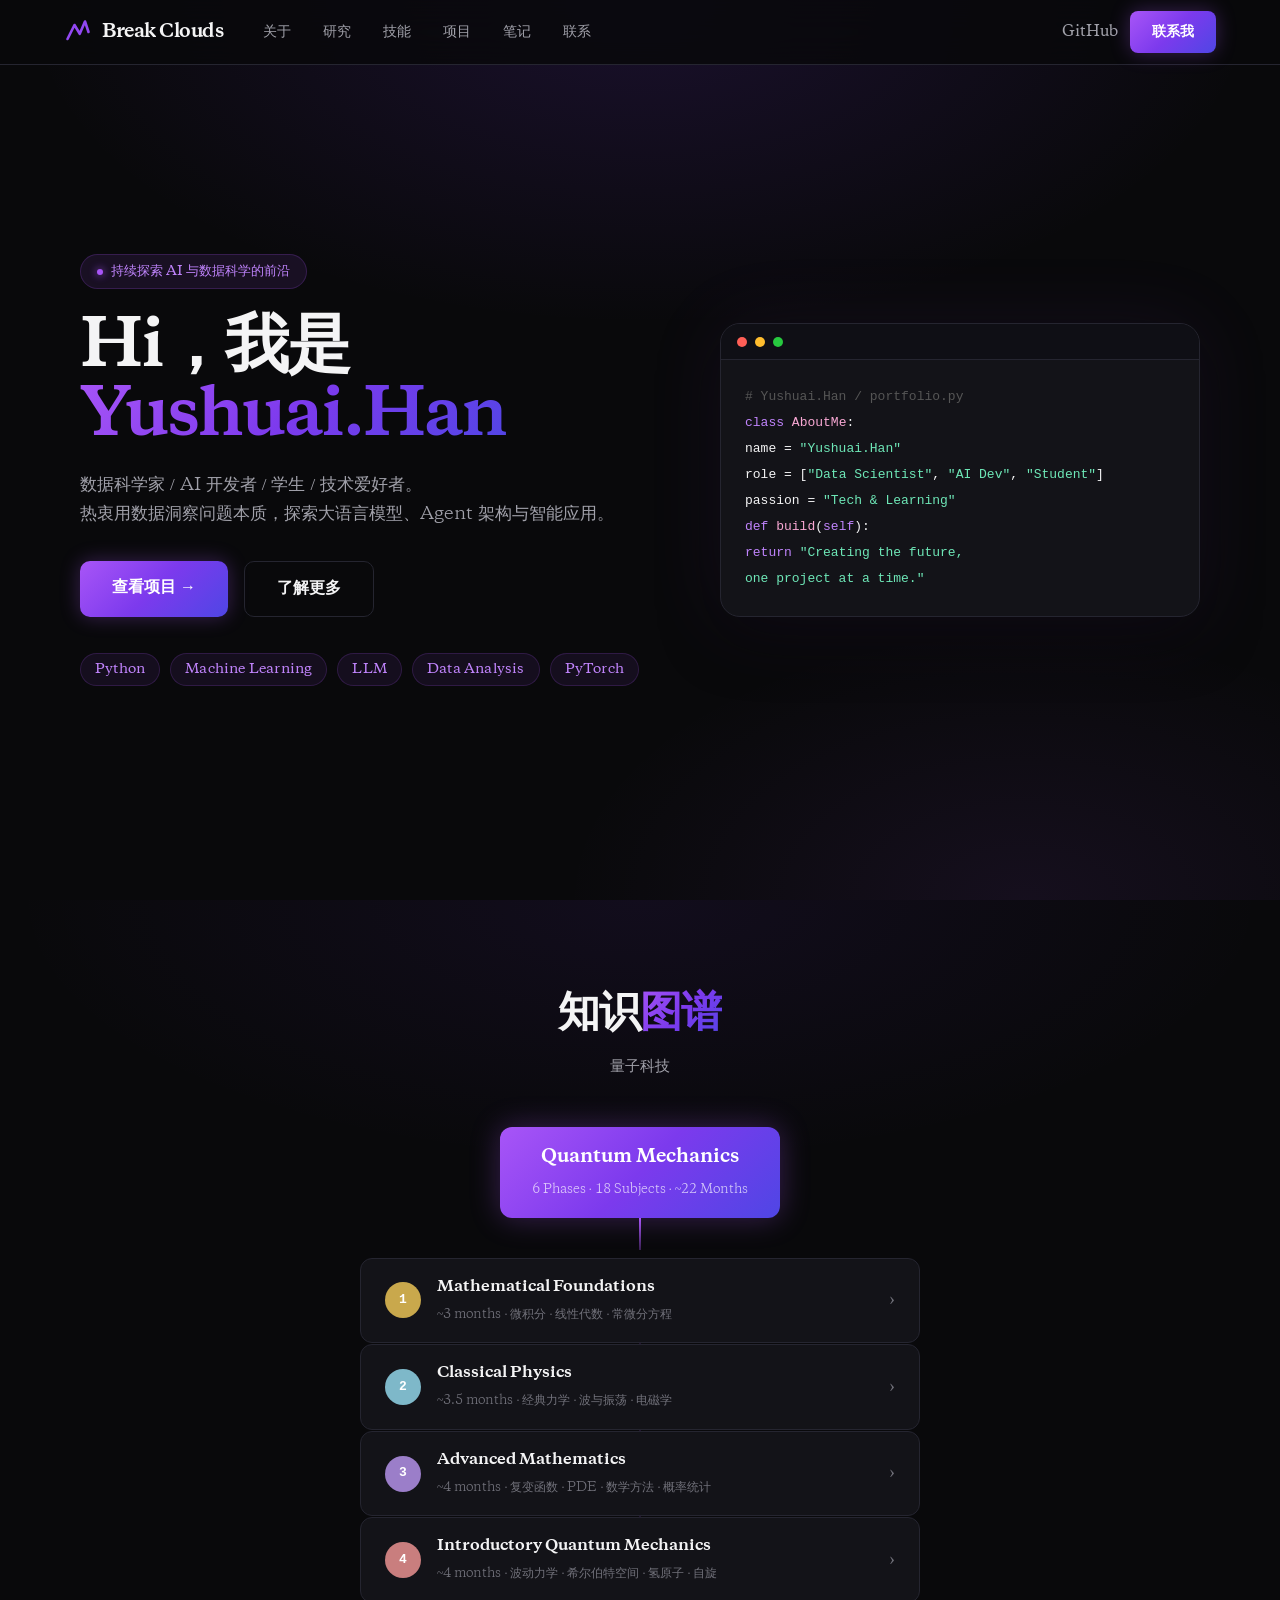
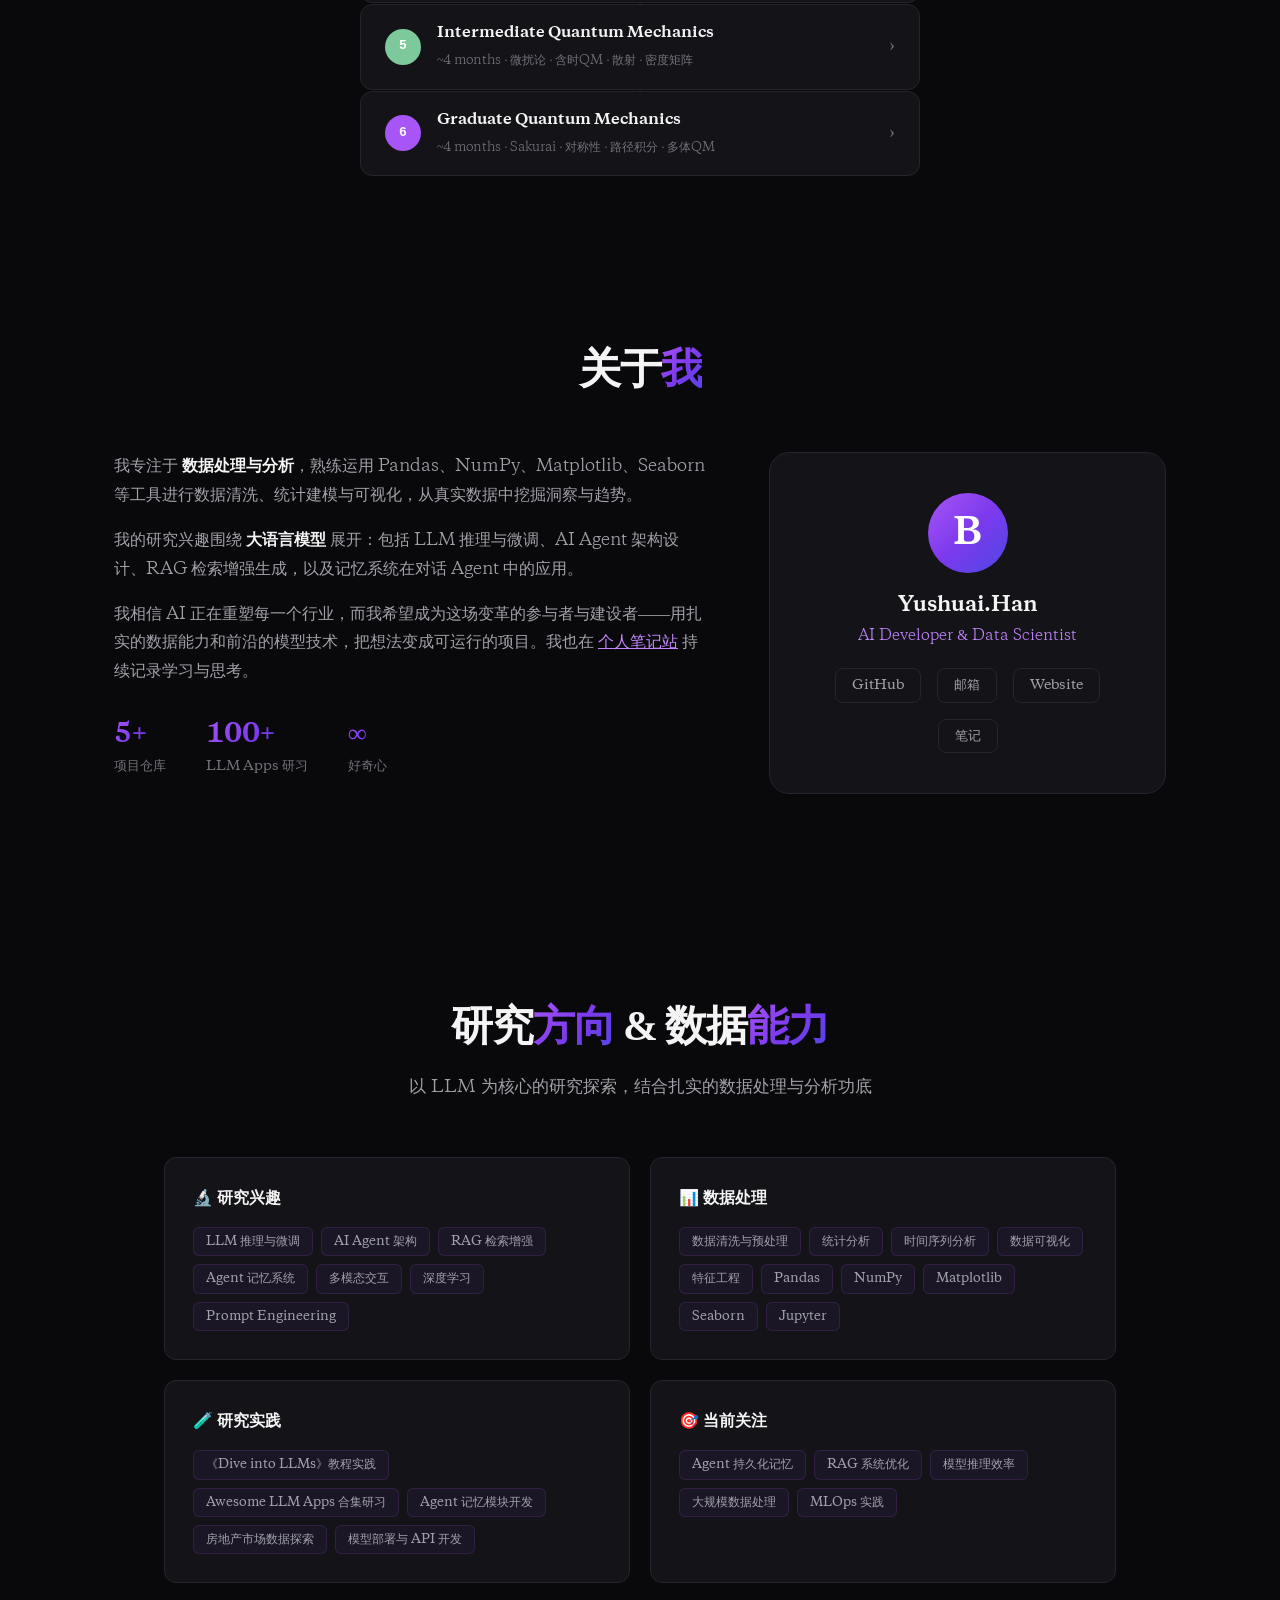
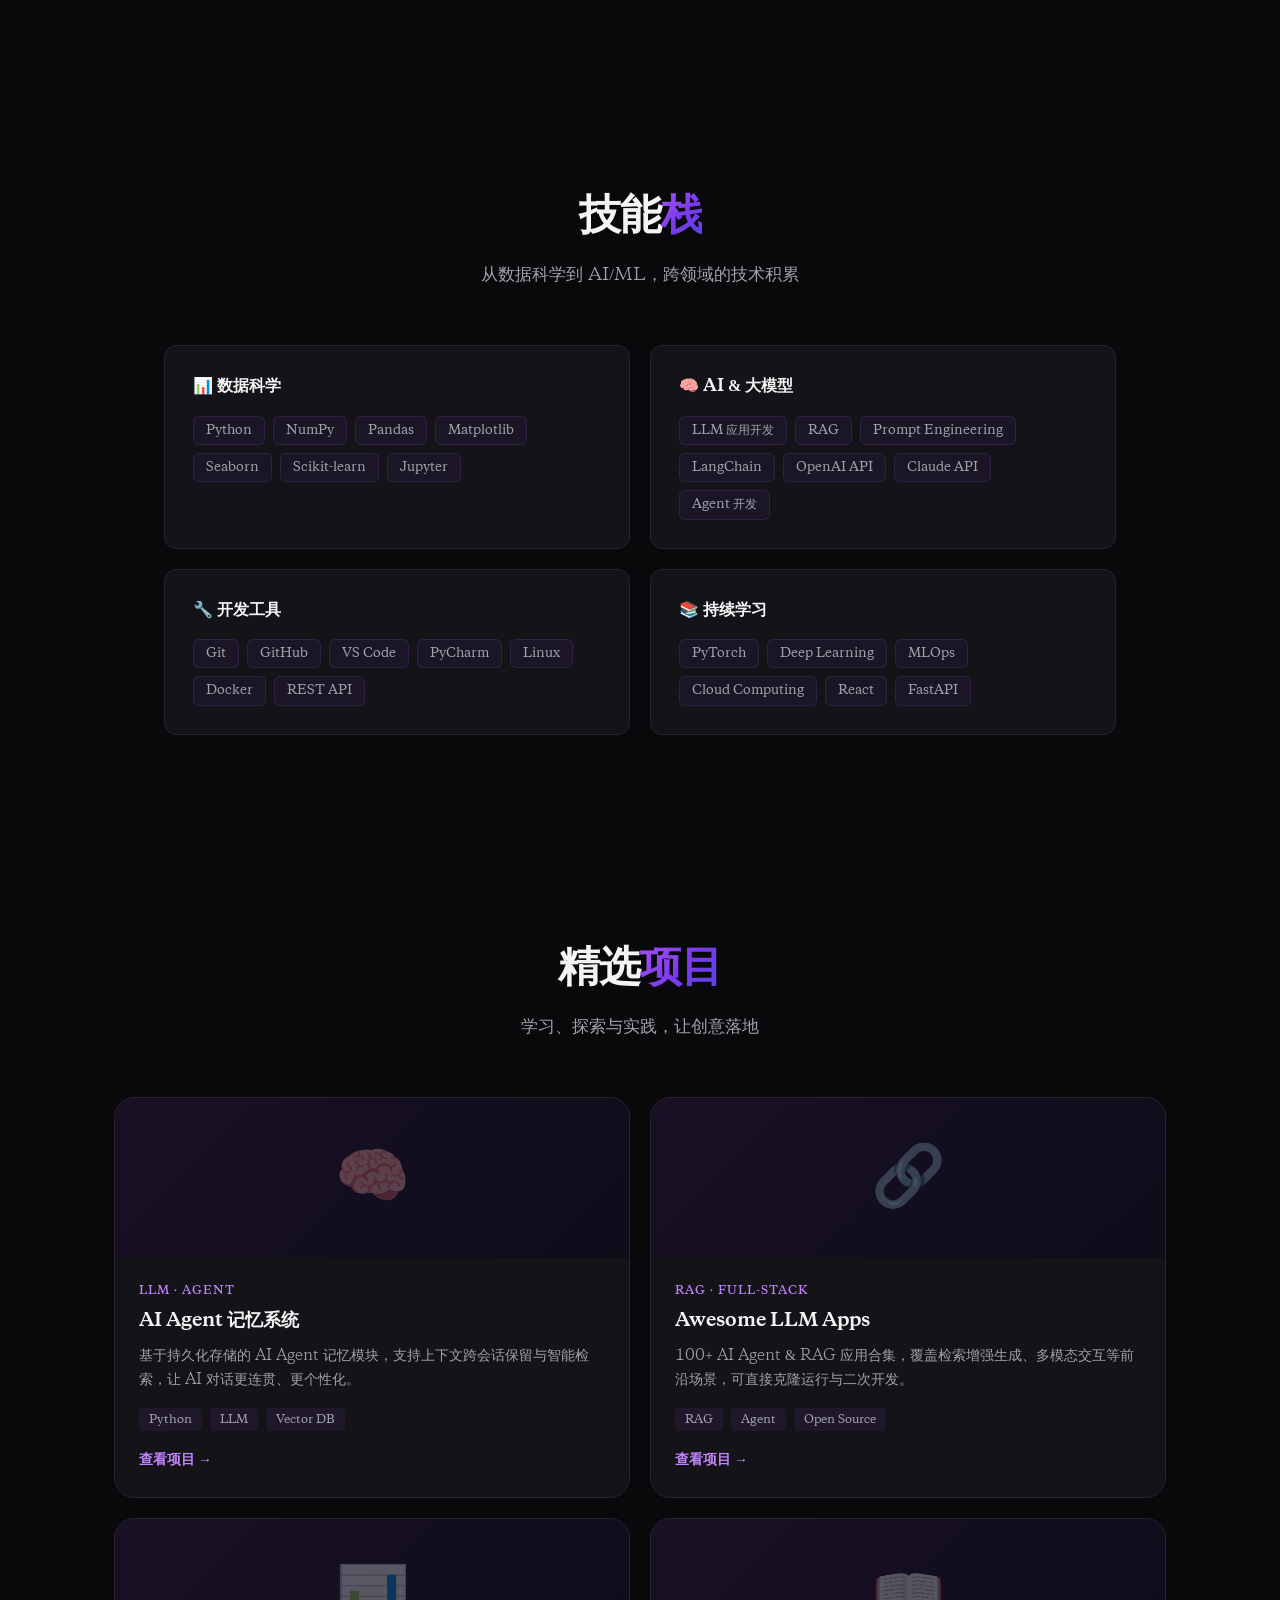
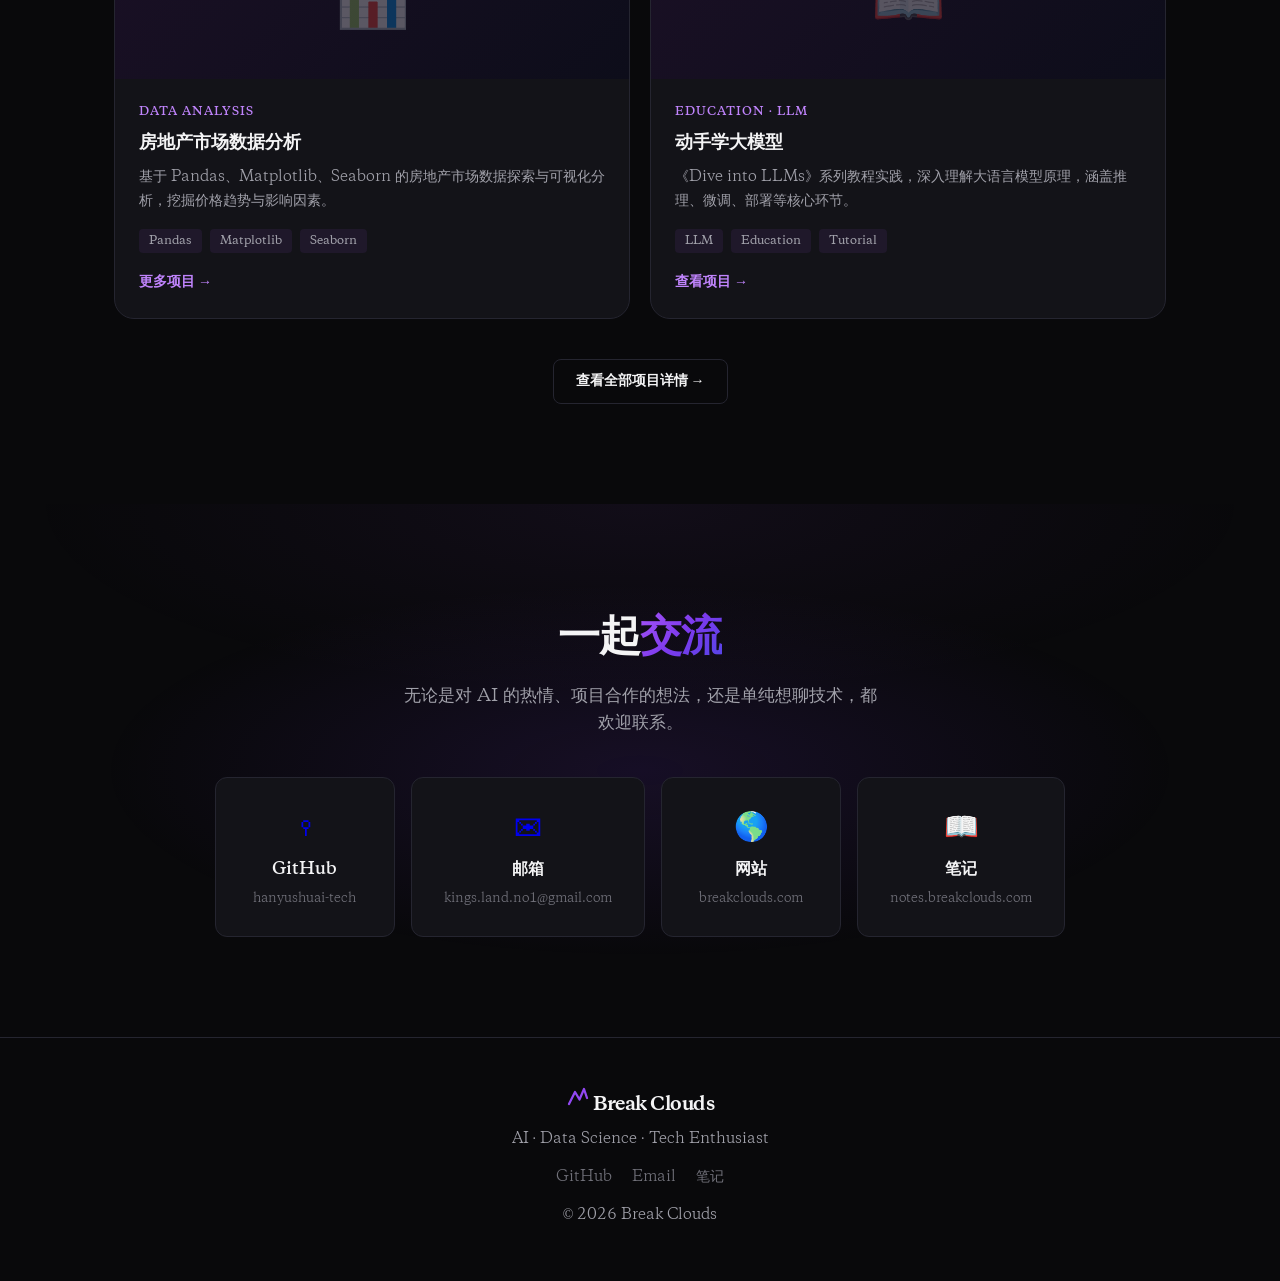
<file: backup-2026-06-16/index.html>
<!DOCTYPE html>
<html lang="zh-CN">
<head>
<meta charset="UTF-8">
<link rel="icon" type="image/svg+xml" href="favicon.svg">
<meta name="viewport" content="width=device-width, initial-scale=1.0">
<title>Break Clouds — AI · 数据科学 · 技术探索</title>
<meta name="description" content="Break Clouds 个人品牌站 — 专注数据处理与 AI 研究，分享 LLM、Agent、RAG 项目与技术思考。">
<meta name="author" content="Break Clouds">
<meta name="keywords" content="AI,LLM,Data Science,Agent,RAG,Python,Machine Learning,数据科学,大语言模型">
<link rel="canonical" href="https://breakclouds.com/">

<!-- Open Graph -->
<meta property="og:type" content="website">
<meta property="og:url" content="https://breakclouds.com/">
<meta property="og:title" content="Break Clouds — AI · 数据科学 · 技术探索">
<meta property="og:description" content="专注数据处理与 AI 研究，分享 LLM、Agent、RAG 项目与技术思考。">
<meta property="og:site_name" content="Break Clouds">
<meta property="og:locale" content="zh_CN">

<!-- Twitter Card -->
<meta name="twitter:card" content="summary_large_image">
<meta name="twitter:title" content="Break Clouds — AI · 数据科学 · 技术探索">
<meta name="twitter:description" content="专注数据处理与 AI 研究，分享 LLM、Agent、RAG 项目与技术思考。">

<!-- JSON-LD Structured Data -->
<script type="application/ld+json">
{
  "@context": "https://schema.org",
  "@type": "Person",
  "name": "Break Clouds",
  "url": "https://breakclouds.com",
  "sameAs": [
    "https://github.com/hanyushuai-tech"
  ],
  "jobTitle": "AI Developer & Data Scientist",
  "description": "数据科学家 / AI 开发者 / 学生 / 技术爱好者",
  "email": "kings.land.no1@gmail.com",
  "knowsAbout": ["Artificial Intelligence", "Machine Learning", "Large Language Models", "Data Science", "Python", "RAG", "AI Agent"]
}
</script>

<link rel="stylesheet" href="style.css">
<link rel="preconnect" href="https://fonts.googleapis.com">
<link rel="preconnect" href="https://fonts.gstatic.com" crossorigin>

<!-- Google Analytics -->
<script async src="https://www.googletagmanager.com/gtag/js?id=G-9PDBBTPZYR"></script>
<script>
  window.dataLayer = window.dataLayer || [];
  function gtag(){dataLayer.push(arguments);}
  gtag('js', new Date());
  gtag('config', 'G-9PDBBTPZYR');
</script>
</head>
<body>

<nav class="nav" id="navbar">
  <div class="nav-inner">
    <a href="#" class="logo">
      <svg width="28" height="28" viewBox="0 0 32 32" fill="none">
        <path d="M4 24L12 8L18 18L24 4L28 16" stroke="url(#logo-grad)" stroke-width="3" stroke-linecap="round" stroke-linejoin="round"/>
        <defs><linearGradient id="logo-grad" x1="0" y1="32" x2="32" y2="0"><stop stop-color="#a855f7"/><stop offset="1" stop-color="#7c3aed"/></linearGradient></defs>
      </svg>
      Break Clouds
    </a>
    <div class="nav-links" id="navLinks">
      <a href="#about">关于</a>
      <a href="#research">研究</a>
      <a href="#skills">技能</a>
      <a href="projects.html">项目</a>
      <a href="https://notes.breakclouds.com" target="_blank" rel="noopener">笔记</a>
      <a href="#contact">联系</a>
    </div>
    <div class="nav-actions" id="navActions">
      <a href="https://github.com/hanyushuai-tech" target="_blank" rel="noopener" class="btn-ghost">GitHub</a>
      <a href="#contact" class="btn-primary">联系我</a>
    </div>
    <button class="hamburger" id="hamburger" aria-label="菜单" aria-expanded="false">
      <span></span><span></span><span></span>
    </button>
  </div>
</nav>

<!-- Mobile overlay -->
<div class="mobile-overlay" id="mobileOverlay">
  <div class="mobile-nav-content">
    <a href="#about" class="mobile-nav-link">关于</a>
    <a href="#research" class="mobile-nav-link">研究</a>
    <a href="#skills" class="mobile-nav-link">技能</a>
    <a href="projects.html" class="mobile-nav-link">项目</a>
    <a href="https://notes.breakclouds.com" target="_blank" rel="noopener" class="mobile-nav-link">笔记</a>
    <a href="#contact" class="mobile-nav-link">联系</a>
    <div class="mobile-nav-divider"></div>
    <a href="https://github.com/hanyushuai-tech" target="_blank" rel="noopener" class="mobile-nav-link">GitHub</a>
    <a href="#contact" class="btn-primary mobile-cta">联系我</a>
  </div>
</div>

<section class="hero">
  <div class="hero-bg"></div>
  <div class="hero-content reveal">
    <div class="hero-badge">
      <span class="badge-dot"></span> 持续探索 AI 与数据科学的前沿
    </div>
    <h1>Hi，我是<span class="gradient-text">Yushuai.Han</span></h1>
    <p class="hero-desc">数据科学家 / AI 开发者 / 学生 / 技术爱好者。<br>热衷用数据洞察问题本质，探索大语言模型、Agent 架构与智能应用。</p>
    <div class="hero-btns">
      <a href="projects.html" class="btn-primary btn-lg">查看项目 →</a>
      <a href="#about" class="btn-outline btn-lg">了解更多</a>
    </div>
    <div class="hero-tags">
      <span class="tag">Python</span>
      <span class="tag">Machine Learning</span>
      <span class="tag">LLM</span>
      <span class="tag">Data Analysis</span>
      <span class="tag">PyTorch</span>
    </div>
  </div>
  <div class="hero-preview reveal">
    <div class="preview-window">
      <div class="preview-bar"><span></span><span></span><span></span></div>
      <div class="preview-code">
<span class="line"><span class="comment"># Yushuai.Han / portfolio.py</span></span>
<span class="line"></span>
<span class="line"><span class="keyword">class</span> <span class="fn">AboutMe</span>:</span>
<span class="line">    name     = <span class="string">"Yushuai.Han"</span></span>
<span class="line">    role     = [<span class="string">"Data Scientist"</span>, <span class="string">"AI Dev"</span>, <span class="string">"Student"</span>]</span>
<span class="line">    passion  = <span class="string">"Tech & Learning"</span></span>
<span class="line"></span>
<span class="line">    <span class="keyword">def</span> <span class="fn">build</span>(<span class="keyword">self</span>):</span>
<span class="line">        <span class="keyword">return</span> <span class="string">"Creating the future, </span></span>
<span class="line"><span class="string">                one project at a time."</span></span>
      </div>
    </div>
  </div>
</section>

<!-- ===== Knowledge Graph Tree ===== -->
<style>
.kg-section {
  padding: 80px 24px 60px;
  position: relative;
  overflow: hidden;
}
.kg-section::before {
  content: '';
  position: absolute; inset: 0;
  background: radial-gradient(ellipse 70% 40% at 50% 0%, rgba(124,58,237,0.08) 0%, transparent 70%);
  pointer-events: none;
}
.kg-header { text-align: center; margin-bottom: 48px; position: relative; z-index: 1; }
.kg-header h2 { font-size: clamp(28px, 4vw, 42px); font-weight: 800; letter-spacing: -1px; margin-bottom: 8px; }
.kg-header p { color: var(--text-dim); font-size: 15px; }

.kg-tree {
  max-width: 900px; margin: 0 auto;
  position: relative; z-index: 1;
}

/* Root node */
.kg-root {
  display: flex; flex-direction: column; align-items: center;
  margin-bottom: 8px;
}
.kg-root-node {
  background: var(--gradient-1); border: none; border-radius: 12px;
  padding: 16px 32px; text-align: center;
  box-shadow: 0 0 30px rgba(168,85,247,0.3);
  cursor: default;
}
.kg-root-node h3 { font-size: 18px; font-weight: 700; color: #fff; margin: 0 0 4px; }
.kg-root-node span { font-size: 12px; color: rgba(255,255,255,0.7); }

/* Vertical connector from root */
.kg-trunk {
  width: 2px; height: 32px;
  background: linear-gradient(to bottom, var(--purple), rgba(168,85,247,0.3));
  margin: 0 auto;
}

/* Horizontal bar connecting phases */
.kg-hbar {
  height: 2px; background: rgba(168,85,247,0.25);
  margin: 0 auto; position: relative;
}

/* Phase level */
.kg-phases {
  display: flex; flex-direction: column; gap: 0;
  position: relative;
}

.kg-phase { position: relative; }

/* Vertical line on left */
.kg-phase::before {
  content: ''; position: absolute;
  left: 50%; top: 0; bottom: 0;
  width: 2px; background: rgba(168,85,247,0.15);
  transform: translateX(-50%);
  z-index: 0;
}
.kg-phase:last-child::before { display: none; }

/* Phase header (clickable) */
.kg-phase-header {
  display: flex; align-items: center; gap: 16px;
  background: var(--bg-card); border: 1px solid var(--border);
  border-radius: 12px; padding: 16px 24px;
  cursor: pointer; transition: all 0.3s;
  position: relative; z-index: 1;
  margin: 0 auto;
  max-width: 560px; width: 100%;
}
.kg-phase-header:hover { border-color: var(--pc, var(--purple)); }
.kg-phase-header.open { border-color: var(--pc, var(--purple)); border-bottom-left-radius: 0; border-bottom-right-radius: 0; }

.kg-phase-dot {
  width: 36px; height: 36px; border-radius: 50%;
  display: flex; align-items: center; justify-content: center;
  font-family: 'SF Mono','Fira Code',monospace; font-size: 13px; font-weight: 700;
  color: #fff; flex-shrink: 0;
}
.kg-phase-info { flex: 1; }
.kg-phase-info h4 { font-size: 15px; font-weight: 700; margin: 0 0 2px; }
.kg-phase-info small { font-size: 12px; color: var(--text-muted); }
.kg-phase-arrow {
  font-size: 18px; color: var(--text-muted); transition: transform 0.3s;
  flex-shrink: 0;
}
.kg-phase-header.open .kg-phase-arrow { transform: rotate(90deg); }

/* Phase colors */
.kg-phase[data-p="1"] { --pc: #c9a84c; }
.kg-phase[data-p="2"] { --pc: #7eb8c9; }
.kg-phase[data-p="3"] { --pc: #9b7ec9; }
.kg-phase[data-p="4"] { --pc: #c97e7e; }
.kg-phase[data-p="5"] { --pc: #7ec99b; }
.kg-phase[data-p="6"] { --pc: #a855f7; }

/* Subjects panel */
.kg-subjects {
  max-width: 560px; margin: 0 auto;
  background: var(--bg-card); border: 1px solid var(--pc, var(--border));
  border-top: none; border-radius: 0 0 12px 12px;
  overflow: hidden; transition: max-height 0.4s ease, opacity 0.3s;
  max-height: 0; opacity: 0;
}
.kg-subjects.open { max-height: 2000px; opacity: 1; }

.kg-subject {
  padding: 14px 24px;
  border-bottom: 1px solid rgba(255,255,255,0.04);
  cursor: pointer; transition: background 0.2s;
}
.kg-subject:last-child { border-bottom: none; }
.kg-subject:hover { background: rgba(255,255,255,0.02); }

.kg-subject-top {
  display: flex; align-items: center; justify-content: space-between;
  gap: 12px;
}
.kg-subject-name {
  font-size: 14px; font-weight: 600; color: var(--text);
  display: flex; align-items: center; gap: 8px;
}
.kg-subject-name::before {
  content: ''; width: 6px; height: 6px; border-radius: 50%;
  background: var(--pc); flex-shrink: 0;
}
.kg-subject-weeks {
  font-family: 'SF Mono','Fira Code',monospace;
  font-size: 11px; color: var(--text-muted); flex-shrink: 0;
}

/* Topic tags */
.kg-topics {
  display: flex; flex-wrap: wrap; gap: 4px;
  margin-top: 10px; padding-top: 10px;
  border-top: 1px solid rgba(255,255,255,0.04);
  max-height: 0; overflow: hidden; opacity: 0;
  transition: max-height 0.3s, opacity 0.3s, margin-top 0.3s, padding-top 0.3s;
}
.kg-topics.open { max-height: 500px; opacity: 1; margin-top: 10px; padding-top: 10px; }

.kg-tag {
  font-size: 11px; padding: 2px 8px; border-radius: 4px;
  font-weight: 500; white-space: nowrap;
  background: rgba(168,85,247,0.06); color: var(--text-dim);
  border: 1px solid rgba(168,85,247,0.12);
}

/* Connector lines between levels */
.kg-connector {
  display: flex; justify-content: center;
  height: 24px; position: relative;
}
.kg-connector::after {
  content: ''; position: absolute;
  left: 50%; top: 0; bottom: 0;
  width: 2px;
  background: linear-gradient(to bottom, var(--pc, var(--purple)), transparent);
  transform: translateX(-50%);
}

/* Entrance animation */
.kg-phase {
  opacity: 0; transform: translateY(20px);
  animation: kg-fadeIn 0.5s ease forwards;
}
.kg-phase:nth-child(1) { animation-delay: 0.1s; }
.kg-phase:nth-child(2) { animation-delay: 0.2s; }
.kg-phase:nth-child(3) { animation-delay: 0.3s; }
.kg-phase:nth-child(4) { animation-delay: 0.4s; }
.kg-phase:nth-child(5) { animation-delay: 0.5s; }
.kg-phase:nth-child(6) { animation-delay: 0.6s; }

@keyframes kg-fadeIn {
  to { opacity: 1; transform: translateY(0); }
}

/* Responsive */
@media (max-width: 640px) {
  .kg-phase-header { padding: 12px 16px; gap: 12px; }
  .kg-phase-dot { width: 30px; height: 30px; font-size: 11px; }
  .kg-phase-info h4 { font-size: 14px; }
  .kg-subject { padding: 12px 16px; }
  .kg-subject-name { font-size: 13px; }
  .kg-tag { font-size: 10px; padding: 1px 6px; }
}
</style>

<section class="kg-section">
  <div class="kg-header reveal">
    <h2>知识<span class="gradient-text">图谱</span></h2>
    <p>量子科技</p>
  </div>

  <div class="kg-tree">
    <div class="kg-root reveal">
      <div class="kg-root-node">
        <h3>Quantum Mechanics</h3>
        <span>6 Phases · 18 Subjects · ~22 Months</span>
      </div>
      <div class="kg-trunk"></div>
    </div>

    <div class="kg-phases">

      <!-- Phase 1 -->
      <div class="kg-phase" data-p="1">
        <div class="kg-phase-header" onclick="togglePhase(this)">
          <div class="kg-phase-dot" style="background:#c9a84c;">1</div>
          <div class="kg-phase-info">
            <h4>Mathematical Foundations</h4>
            <small>~3 months · 微积分 · 线性代数 · 常微分方程</small>
          </div>
          <div class="kg-phase-arrow">›</div>
        </div>
        <div class="kg-subjects">
          <div class="kg-subject" onclick="toggleTopics(this)">
            <div class="kg-subject-top">
              <span class="kg-subject-name">Calculus (Single & Multivariable)</span>
              <span class="kg-subject-weeks">5–6 wks</span>
            </div>
            <div class="kg-topics">
              <span class="kg-tag">limits & continuity</span>
              <span class="kg-tag">integration techniques</span>
              <span class="kg-tag">partial derivatives</span>
              <span class="kg-tag">gradient & divergence</span>
              <span class="kg-tag">vector calculus</span>
            </div>
          </div>
          <div class="kg-subject" onclick="toggleTopics(this)">
            <div class="kg-subject-top">
              <span class="kg-subject-name">Linear Algebra</span>
              <span class="kg-subject-weeks">4–5 wks</span>
            </div>
            <div class="kg-topics">
              <span class="kg-tag">vector spaces</span>
              <span class="kg-tag">matrices & determinants</span>
              <span class="kg-tag">eigenvalues & eigenvectors</span>
              <span class="kg-tag">inner products</span>
              <span class="kg-tag">diagonalization</span>
              <span class="kg-tag">Hermitian matrices</span>
            </div>
          </div>
          <div class="kg-subject" onclick="toggleTopics(this)">
            <div class="kg-subject-top">
              <span class="kg-subject-name">Ordinary Differential Equations</span>
              <span class="kg-subject-weeks">3–4 wks</span>
            </div>
            <div class="kg-topics">
              <span class="kg-tag">first-order ODEs</span>
              <span class="kg-tag">second-order linear ODEs</span>
              <span class="kg-tag">separation of variables</span>
              <span class="kg-tag">series solutions</span>
              <span class="kg-tag">Sturm–Liouville theory</span>
            </div>
          </div>
        </div>
      </div>

      <!-- Phase 2 -->
      <div class="kg-phase" data-p="2">
        <div class="kg-phase-header" onclick="togglePhase(this)">
          <div class="kg-phase-dot" style="background:#7eb8c9;">2</div>
          <div class="kg-phase-info">
            <h4>Classical Physics</h4>
            <small>~3.5 months · 经典力学 · 波与振荡 · 电磁学</small>
          </div>
          <div class="kg-phase-arrow">›</div>
        </div>
        <div class="kg-subjects">
          <div class="kg-subject" onclick="toggleTopics(this)">
            <div class="kg-subject-top">
              <span class="kg-subject-name">Classical Mechanics</span>
              <span class="kg-subject-weeks">5–6 wks</span>
            </div>
            <div class="kg-topics">
              <span class="kg-tag">Newton's laws</span>
              <span class="kg-tag">conservation laws</span>
              <span class="kg-tag">Lagrangian mechanics</span>
              <span class="kg-tag">Hamiltonian mechanics</span>
              <span class="kg-tag">phase space</span>
              <span class="kg-tag">central force problems</span>
            </div>
          </div>
          <div class="kg-subject" onclick="toggleTopics(this)">
            <div class="kg-subject-top">
              <span class="kg-subject-name">Waves & Oscillations</span>
              <span class="kg-subject-weeks">3–4 wks</span>
            </div>
            <div class="kg-topics">
              <span class="kg-tag">simple harmonic motion</span>
              <span class="kg-tag">wave equation</span>
              <span class="kg-tag">superposition & interference</span>
              <span class="kg-tag">Fourier analysis intro</span>
              <span class="kg-tag">standing waves</span>
            </div>
          </div>
          <div class="kg-subject" onclick="toggleTopics(this)">
            <div class="kg-subject-top">
              <span class="kg-subject-name">Electromagnetism</span>
              <span class="kg-subject-weeks">5–6 wks</span>
            </div>
            <div class="kg-topics">
              <span class="kg-tag">Coulomb & Gauss laws</span>
              <span class="kg-tag">Maxwell's equations</span>
              <span class="kg-tag">electromagnetic waves</span>
              <span class="kg-tag">vector potential</span>
              <span class="kg-tag">gauge transformations</span>
            </div>
          </div>
        </div>
      </div>

      <!-- Phase 3 -->
      <div class="kg-phase" data-p="3">
        <div class="kg-phase-header" onclick="togglePhase(this)">
          <div class="kg-phase-dot" style="background:#9b7ec9;">3</div>
          <div class="kg-phase-info">
            <h4>Advanced Mathematics</h4>
            <small>~4 months · 复变函数 · PDE · 数学方法 · 概率统计</small>
          </div>
          <div class="kg-phase-arrow">›</div>
        </div>
        <div class="kg-subjects">
          <div class="kg-subject" onclick="toggleTopics(this)">
            <div class="kg-subject-top">
              <span class="kg-subject-name">Complex Analysis</span>
              <span class="kg-subject-weeks">4–5 wks</span>
            </div>
            <div class="kg-topics">
              <span class="kg-tag">analytic functions</span>
              <span class="kg-tag">Cauchy's theorem</span>
              <span class="kg-tag">residue theorem</span>
              <span class="kg-tag">contour integration</span>
              <span class="kg-tag">branch cuts</span>
            </div>
          </div>
          <div class="kg-subject" onclick="toggleTopics(this)">
            <div class="kg-subject-top">
              <span class="kg-subject-name">Partial Differential Equations</span>
              <span class="kg-subject-weeks">4–5 wks</span>
            </div>
            <div class="kg-topics">
              <span class="kg-tag">heat & wave equations</span>
              <span class="kg-tag">Fourier series</span>
              <span class="kg-tag">Fourier transforms</span>
              <span class="kg-tag">spherical coordinates</span>
              <span class="kg-tag">Legendre polynomials</span>
              <span class="kg-tag">spherical harmonics</span>
            </div>
          </div>
          <div class="kg-subject" onclick="toggleTopics(this)">
            <div class="kg-subject-top">
              <span class="kg-subject-name">Mathematical Methods for Physics</span>
              <span class="kg-subject-weeks">5–6 wks</span>
            </div>
            <div class="kg-topics">
              <span class="kg-tag">special functions</span>
              <span class="kg-tag">Hermite polynomials</span>
              <span class="kg-tag">Laguerre polynomials</span>
              <span class="kg-tag">Green's functions</span>
              <span class="kg-tag">tensor analysis</span>
              <span class="kg-tag">variational calculus</span>
            </div>
          </div>
          <div class="kg-subject" onclick="toggleTopics(this)">
            <div class="kg-subject-top">
              <span class="kg-subject-name">Probability & Statistics</span>
              <span class="kg-subject-weeks">2–3 wks</span>
            </div>
            <div class="kg-topics">
              <span class="kg-tag">probability distributions</span>
              <span class="kg-tag">expectation values</span>
              <span class="kg-tag">Gaussian distribution</span>
              <span class="kg-tag">uncertainty & variance</span>
            </div>
          </div>
        </div>
      </div>

      <!-- Phase 4 -->
      <div class="kg-phase" data-p="4">
        <div class="kg-phase-header" onclick="togglePhase(this)">
          <div class="kg-phase-dot" style="background:#c97e7e;">4</div>
          <div class="kg-phase-info">
            <h4>Introductory Quantum Mechanics</h4>
            <small>~4 months · 波动力学 · 希尔伯特空间 · 氢原子 · 自旋</small>
          </div>
          <div class="kg-phase-arrow">›</div>
        </div>
        <div class="kg-subjects">
          <div class="kg-subject" onclick="toggleTopics(this)">
            <div class="kg-subject-top">
              <span class="kg-subject-name">Foundations & Wave Mechanics</span>
              <span class="kg-subject-weeks">4–5 wks</span>
            </div>
            <div class="kg-topics">
              <span class="kg-tag">Born rule</span>
              <span class="kg-tag">infinite square well</span>
              <span class="kg-tag">harmonic oscillator</span>
              <span class="kg-tag">free particle & wave packets</span>
              <span class="kg-tag">uncertainty principle</span>
              <span class="kg-tag">Dirac notation intro</span>
            </div>
          </div>
          <div class="kg-subject" onclick="toggleTopics(this)">
            <div class="kg-subject-top">
              <span class="kg-subject-name">Formalism: Hilbert Space & Operators</span>
              <span class="kg-subject-weeks">3–4 wks</span>
            </div>
            <div class="kg-topics">
              <span class="kg-tag">Hermitian operators</span>
              <span class="kg-tag">commutators</span>
              <span class="kg-tag">generalized uncertainty</span>
              <span class="kg-tag">Dirac notation</span>
              <span class="kg-tag">position & momentum representations</span>
            </div>
          </div>
          <div class="kg-subject" onclick="toggleTopics(this)">
            <div class="kg-subject-top">
              <span class="kg-subject-name">3D QM & the Hydrogen Atom</span>
              <span class="kg-subject-weeks">4–5 wks</span>
            </div>
            <div class="kg-topics">
              <span class="kg-tag">3D Schrödinger eq.</span>
              <span class="kg-tag">angular momentum operators</span>
              <span class="kg-tag">spherical harmonics</span>
              <span class="kg-tag">radial equation</span>
              <span class="kg-tag">hydrogen energy levels</span>
              <span class="kg-tag">quantum numbers n, l, m</span>
            </div>
          </div>
          <div class="kg-subject" onclick="toggleTopics(this)">
            <div class="kg-subject-top">
              <span class="kg-subject-name">Spin & Identical Particles</span>
              <span class="kg-subject-weeks">3–4 wks</span>
            </div>
            <div class="kg-topics">
              <span class="kg-tag">spin-1/2</span>
              <span class="kg-tag">Pauli matrices</span>
              <span class="kg-tag">spinors</span>
              <span class="kg-tag">addition of angular momentum</span>
              <span class="kg-tag">Clebsch–Gordan coefficients</span>
              <span class="kg-tag">fermions vs bosons</span>
            </div>
          </div>
        </div>
      </div>

      <!-- Phase 5 -->
      <div class="kg-phase" data-p="5">
        <div class="kg-phase-header" onclick="togglePhase(this)">
          <div class="kg-phase-dot" style="background:#7ec99b;">5</div>
          <div class="kg-phase-info">
            <h4>Intermediate Quantum Mechanics</h4>
            <small>~4 months · 微扰论 · 含时QM · 散射 · 密度矩阵</small>
          </div>
          <div class="kg-phase-arrow">›</div>
        </div>
        <div class="kg-subjects">
          <div class="kg-subject" onclick="toggleTopics(this)">
            <div class="kg-subject-top">
              <span class="kg-subject-name">Perturbation Theory</span>
              <span class="kg-subject-weeks">4–5 wks</span>
            </div>
            <div class="kg-topics">
              <span class="kg-tag">non-degenerate perturbation</span>
              <span class="kg-tag">degenerate perturbation</span>
              <span class="kg-tag">fine structure of hydrogen</span>
              <span class="kg-tag">Zeeman effect</span>
              <span class="kg-tag">variational method</span>
              <span class="kg-tag">WKB approximation</span>
            </div>
          </div>
          <div class="kg-subject" onclick="toggleTopics(this)">
            <div class="kg-subject-top">
              <span class="kg-subject-name">Time-Dependent QM & Transitions</span>
              <span class="kg-subject-weeks">3–4 wks</span>
            </div>
            <div class="kg-topics">
              <span class="kg-tag">time-dependent perturbation</span>
              <span class="kg-tag">Fermi's golden rule</span>
              <span class="kg-tag">selection rules</span>
              <span class="kg-tag">spontaneous emission</span>
              <span class="kg-tag">adiabatic theorem</span>
            </div>
          </div>
          <div class="kg-subject" onclick="toggleTopics(this)">
            <div class="kg-subject-top">
              <span class="kg-subject-name">Scattering Theory</span>
              <span class="kg-subject-weeks">3–4 wks</span>
            </div>
            <div class="kg-topics">
              <span class="kg-tag">cross sections</span>
              <span class="kg-tag">Born approximation</span>
              <span class="kg-tag">partial wave analysis</span>
              <span class="kg-tag">phase shifts</span>
              <span class="kg-tag">optical theorem</span>
            </div>
          </div>
          <div class="kg-subject" onclick="toggleTopics(this)">
            <div class="kg-subject-top">
              <span class="kg-subject-name">Density Matrices & Mixed States</span>
              <span class="kg-subject-weeks">2–3 wks</span>
            </div>
            <div class="kg-topics">
              <span class="kg-tag">density operator</span>
              <span class="kg-tag">pure vs mixed states</span>
              <span class="kg-tag">partial trace</span>
              <span class="kg-tag">decoherence</span>
              <span class="kg-tag">quantum entanglement</span>
            </div>
          </div>
        </div>
      </div>

      <!-- Phase 6 -->
      <div class="kg-phase" data-p="6">
        <div class="kg-phase-header" onclick="togglePhase(this)">
          <div class="kg-phase-dot" style="background:#a855f7;">6</div>
          <div class="kg-phase-info">
            <h4>Graduate Quantum Mechanics</h4>
            <small>~4 months · Sakurai · 对称性 · 路径积分 · 多体QM</small>
          </div>
          <div class="kg-phase-arrow">›</div>
        </div>
        <div class="kg-subjects">
          <div class="kg-subject" onclick="toggleTopics(this)">
            <div class="kg-subject-top">
              <span class="kg-subject-name">Sakurai: Fundamental Concepts</span>
              <span class="kg-subject-weeks">5–6 wks</span>
            </div>
            <div class="kg-topics">
              <span class="kg-tag">bra-ket formalism</span>
              <span class="kg-tag">Schrödinger picture</span>
              <span class="kg-tag">Heisenberg picture</span>
              <span class="kg-tag">interaction picture</span>
              <span class="kg-tag">propagators</span>
              <span class="kg-tag">coherent states</span>
            </div>
          </div>
          <div class="kg-subject" onclick="toggleTopics(this)">
            <div class="kg-subject-top">
              <span class="kg-subject-name">Symmetries in Quantum Mechanics</span>
              <span class="kg-subject-weeks">4–5 wks</span>
            </div>
            <div class="kg-topics">
              <span class="kg-tag">rotational symmetry</span>
              <span class="kg-tag">SU(2) & SO(3)</span>
              <span class="kg-tag">parity & time reversal</span>
              <span class="kg-tag">Noether's theorem</span>
              <span class="kg-tag">Wigner's theorem</span>
              <span class="kg-tag">irreducible representations</span>
            </div>
          </div>
          <div class="kg-subject" onclick="toggleTopics(this)">
            <div class="kg-subject-top">
              <span class="kg-subject-name">Path Integral Formulation</span>
              <span class="kg-subject-weeks">3–4 wks</span>
            </div>
            <div class="kg-topics">
              <span class="kg-tag">sum over histories</span>
              <span class="kg-tag">Feynman path integral</span>
              <span class="kg-tag">stationary phase approximation</span>
              <span class="kg-tag">Euclidean path integral</span>
              <span class="kg-tag">connection to QFT action</span>
            </div>
          </div>
          <div class="kg-subject" onclick="toggleTopics(this)">
            <div class="kg-subject-top">
              <span class="kg-subject-name">Identical Particles & Many-Body QM</span>
              <span class="kg-subject-weeks">3–4 wks</span>
            </div>
            <div class="kg-topics">
              <span class="kg-tag">second quantization</span>
              <span class="kg-tag">creation & annihilation operators</span>
              <span class="kg-tag">Fock space</span>
              <span class="kg-tag">Hartree–Fock method</span>
              <span class="kg-tag">Bose–Einstein & Fermi–Dirac</span>
            </div>
          </div>
        </div>
      </div>

    </div>
  </div>
</section>

<script>
function togglePhase(header) {
  var subjects = header.nextElementSibling;
  var isOpen = header.classList.contains('open');
  // Close all
  document.querySelectorAll('.kg-phase-header.open').forEach(function(h) {
    h.classList.remove('open');
    h.nextElementSibling.classList.remove('open');
  });
  // Toggle clicked
  if (!isOpen) {
    header.classList.add('open');
    subjects.classList.add('open');
  }
}

function toggleTopics(subject) {
  var topics = subject.querySelector('.kg-topics');
  if (topics) topics.classList.toggle('open');
}
</script>

<section class="about reveal" id="about">
  <h2 class="section-title">关于<span class="gradient-text">我</span></h2>
  <div class="about-grid">
    <div class="about-text">
      <p>我专注于 <strong>数据处理与分析</strong>，熟练运用 Pandas、NumPy、Matplotlib、Seaborn 等工具进行数据清洗、统计建模与可视化，从真实数据中挖掘洞察与趋势。</p>
      <p>我的研究兴趣围绕 <strong>大语言模型</strong> 展开：包括 LLM 推理与微调、AI Agent 架构设计、RAG 检索增强生成，以及记忆系统在对话 Agent 中的应用。</p>
      <p>我相信 AI 正在重塑每一个行业，而我希望成为这场变革的参与者与建设者——用扎实的数据能力和前沿的模型技术，把想法变成可运行的项目。我也在 <a href="https://notes.breakclouds.com" target="_blank" rel="noopener" style="color:var(--purple-light);text-decoration:underline;">个人笔记站</a> 持续记录学习与思考。</p>
      <div class="about-stats">
        <div class="astat"><span>5+</span> 项目仓库</div>
        <div class="astat"><span>100+</span> LLM Apps 研习</div>
        <div class="astat"><span>∞</span> 好奇心</div>
      </div>
    </div>
    <div class="about-card">
      <div class="about-avatar"></div>
      <h3>Yushuai.Han</h3>
      <p class="about-role">AI Developer & Data Scientist</p>
      <div class="about-links">
        <a href="https://github.com/hanyushuai-tech" target="_blank" rel="noopener">GitHub</a>
        <a href="mailto:kings.land.no1@gmail.com">邮箱</a>
        <a href="https://breakclouds.com">Website</a>
        <a href="https://notes.breakclouds.com" target="_blank" rel="noopener">笔记</a>
      </div>
    </div>
  </div>
</section>

<section class="skills reveal" id="research">
  <h2 class="section-title">研究<span class="gradient-text">方向</span> &amp; 数据<span class="gradient-text">能力</span></h2>
  <p class="section-desc">以 LLM 为核心的研究探索，结合扎实的数据处理与分析功底</p>
  <div class="skill-cats">
    <div class="skill-cat">
      <h3>🔬 研究兴趣</h3>
      <div class="skill-tags">
        <span>LLM 推理与微调</span><span>AI Agent 架构</span><span>RAG 检索增强</span><span>Agent 记忆系统</span><span>多模态交互</span><span>深度学习</span><span>Prompt Engineering</span>
      </div>
    </div>
    <div class="skill-cat">
      <h3>📊 数据处理</h3>
      <div class="skill-tags">
        <span>数据清洗与预处理</span><span>统计分析</span><span>时间序列分析</span><span>数据可视化</span><span>特征工程</span><span>Pandas</span><span>NumPy</span><span>Matplotlib</span><span>Seaborn</span><span>Jupyter</span>
      </div>
    </div>
    <div class="skill-cat">
      <h3>🧪 研究实践</h3>
      <div class="skill-tags">
        <span>《Dive into LLMs》教程实践</span><span>Awesome LLM Apps 合集研习</span><span>Agent 记忆模块开发</span><span>房地产市场数据探索</span><span>模型部署与 API 开发</span>
      </div>
    </div>
    <div class="skill-cat">
      <h3>🎯 当前关注</h3>
      <div class="skill-tags">
        <span>Agent 持久化记忆</span><span>RAG 系统优化</span><span>模型推理效率</span><span>大规模数据处理</span><span>MLOps 实践</span>
      </div>
    </div>
  </div>
</section>

<section class="skills reveal" id="skills">
  <h2 class="section-title">技能<span class="gradient-text">栈</span></h2>
  <p class="section-desc">从数据科学到 AI/ML，跨领域的技术积累</p>
  <div class="skill-cats">
    <div class="skill-cat">
      <h3>&#128202; 数据科学</h3>
      <div class="skill-tags">
        <span>Python</span><span>NumPy</span><span>Pandas</span><span>Matplotlib</span><span>Seaborn</span><span>Scikit-learn</span><span>Jupyter</span>
      </div>
    </div>
    <div class="skill-cat">
      <h3>&#129504; AI & 大模型</h3>
      <div class="skill-tags">
        <span>LLM 应用开发</span><span>RAG</span><span>Prompt Engineering</span><span>LangChain</span><span>OpenAI API</span><span>Claude API</span><span>Agent 开发</span>
      </div>
    </div>
    <div class="skill-cat">
      <h3>&#128295; 开发工具</h3>
      <div class="skill-tags">
        <span>Git</span><span>GitHub</span><span>VS Code</span><span>PyCharm</span><span>Linux</span><span>Docker</span><span>REST API</span>
      </div>
    </div>
    <div class="skill-cat">
      <h3>&#128218; 持续学习</h3>
      <div class="skill-tags">
        <span>PyTorch</span><span>Deep Learning</span><span>MLOps</span><span>Cloud Computing</span><span>React</span><span>FastAPI</span>
      </div>
    </div>
  </div>
</section>

<section class="projects reveal" id="projects">
  <h2 class="section-title">精选<span class="gradient-text">项目</span></h2>
  <p class="section-desc">学习、探索与实践，让创意落地</p>
  <div class="project-grid">

    <div class="project-card">
      <div class="project-img img-agent"></div>
      <div class="project-info">
        <div class="project-tag">LLM · Agent</div>
        <h3>AI Agent 记忆系统</h3>
        <p>基于持久化存储的 AI Agent 记忆模块，支持上下文跨会话保留与智能检索，让 AI 对话更连贯、更个性化。</p>
        <div class="project-tech"><span>Python</span><span>LLM</span><span>Vector DB</span></div>
        <a href="https://github.com/hanyushuai-tech/agentmemory" target="_blank" rel="noopener" class="project-link">查看项目 →</a>
      </div>
    </div>

    <div class="project-card">
      <div class="project-img img-rag"></div>
      <div class="project-info">
        <div class="project-tag">RAG · Full-Stack</div>
        <h3>Awesome LLM Apps</h3>
        <p>100+ AI Agent & RAG 应用合集，覆盖检索增强生成、多模态交互等前沿场景，可直接克隆运行与二次开发。</p>
        <div class="project-tech"><span>RAG</span><span>Agent</span><span>Open Source</span></div>
        <a href="https://github.com/hanyushuai-tech/awesome-llm-apps" target="_blank" rel="noopener" class="project-link">查看项目 →</a>
      </div>
    </div>

    <div class="project-card">
      <div class="project-img img-data"></div>
      <div class="project-info">
        <div class="project-tag">Data Analysis</div>
        <h3>房地产市场数据分析</h3>
        <p>基于 Pandas、Matplotlib、Seaborn 的房地产市场数据探索与可视化分析，挖掘价格趋势与影响因素。</p>
        <div class="project-tech"><span>Pandas</span><span>Matplotlib</span><span>Seaborn</span></div>
        <a href="https://github.com/hanyushuai-tech" target="_blank" rel="noopener" class="project-link">更多项目 →</a>
      </div>
    </div>

    <div class="project-card">
      <div class="project-img img-llm"></div>
      <div class="project-info">
        <div class="project-tag">Education · LLM</div>
        <h3>动手学大模型</h3>
        <p>《Dive into LLMs》系列教程实践，深入理解大语言模型原理，涵盖推理、微调、部署等核心环节。</p>
        <div class="project-tech"><span>LLM</span><span>Education</span><span>Tutorial</span></div>
        <a href="https://github.com/hanyushuai-tech/dive-into-llms" target="_blank" rel="noopener" class="project-link">查看项目 →</a>
      </div>
    </div>

  </div>
  <div style="text-align:center;margin-top:40px;">
    <a href="projects.html" class="btn-outline">查看全部项目详情 →</a>
  </div>
</section>

<section class="contact reveal" id="contact">
  <div class="cta-bg"></div>
  <div class="cta-content">
    <h2>一起<span class="gradient-text">交流</span></h2>
    <p>无论是对 AI 的热情、项目合作的想法，还是单纯想聊技术，都欢迎联系。</p>
    <div class="contact-links">
      <a href="https://github.com/hanyushuai-tech" target="_blank" rel="noopener" class="contact-link-item">
        <span class="contact-icon">&#9906;</span>
        <span>GitHub</span>
        <small>hanyushuai-tech</small>
      </a>
      <a href="mailto:kings.land.no1@gmail.com" class="contact-link-item" id="emailLink">
        <span class="contact-icon">&#9993;</span>
        <span>邮箱</span>
        <small class="email-text">kings.land.no1@gmail.com</small>
      </a>
      <a href="https://breakclouds.com" class="contact-link-item">
        <span class="contact-icon">&#127758;</span>
        <span>网站</span>
        <small>breakclouds.com</small>
      </a>
      <a href="https://notes.breakclouds.com" target="_blank" rel="noopener" class="contact-link-item">
        <span class="contact-icon">&#128214;</span>
        <span>笔记</span>
        <small>notes.breakclouds.com</small>
      </a>
    </div>
  </div>
</section>

<footer>
  <div class="footer-inner">
    <a href="#" class="logo" style="margin-bottom:8px;display:inline-block;">
      <svg width="24" height="24" viewBox="0 0 32 32" fill="none">
        <path d="M4 24L12 8L18 18L24 4L28 16" stroke="url(#logo-grad2)" stroke-width="3" stroke-linecap="round" stroke-linejoin="round"/>
        <defs><linearGradient id="logo-grad2" x1="0" y1="32" x2="32" y2="0"><stop stop-color="#a855f7"/><stop offset="1" stop-color="#7c3aed"/></linearGradient></defs>
      </svg>
      Break Clouds
    </a>
    <p>AI · Data Science · Tech Enthusiast</p>
    <div class="footer-social">
      <a href="https://github.com/hanyushuai-tech" target="_blank" rel="noopener">GitHub</a>
      <a href="mailto:kings.land.no1@gmail.com">Email</a>
      <a href="https://notes.breakclouds.com" target="_blank" rel="noopener">笔记</a>
    </div>
    <p class="footer-copy">&copy; 2026 Break Clouds</p>
  </div>
</footer>

<button class="scroll-top" id="scrollTop" aria-label="返回顶部">
  <svg width="20" height="20" viewBox="0 0 24 24" fill="none" stroke="currentColor" stroke-width="2.5" stroke-linecap="round" stroke-linejoin="round">
    <polyline points="18 15 12 9 6 15"/>
  </svg>
</button>

<script>
(function() {
  // ── Hamburger Menu ──────────────────────────────
  var hamburger = document.getElementById('hamburger');
  var overlay = document.getElementById('mobileOverlay');
  var body = document.body;
  var overlayLinks = overlay.querySelectorAll('.mobile-nav-link, .mobile-cta');

  function openMenu() {
    overlay.classList.add('active');
    hamburger.classList.add('active');
    hamburger.setAttribute('aria-expanded', 'true');
    body.style.overflow = 'hidden';
  }
  function closeMenu() {
    overlay.classList.remove('active');
    hamburger.classList.remove('active');
    hamburger.setAttribute('aria-expanded', 'false');
    body.style.overflow = '';
  }
  hamburger.addEventListener('click', function() {
    if (overlay.classList.contains('active')) { closeMenu(); } else { openMenu(); }
  });
  overlayLinks.forEach(function(link) {
    link.addEventListener('click', closeMenu);
  });
  overlay.addEventListener('click', function(e) {
    if (e.target === overlay) closeMenu();
  });

  // ── Scroll-to-Top Button ────────────────────────
  var scrollBtn = document.getElementById('scrollTop');
  window.addEventListener('scroll', function() {
    if (window.scrollY > 500) {
      scrollBtn.classList.add('visible');
    } else {
      scrollBtn.classList.remove('visible');
    }
  });
  scrollBtn.addEventListener('click', function() {
    window.scrollTo({ top: 0, behavior: 'smooth' });
  });

  // ── Scroll Reveal ───────────────────────────────
  var revealEls = document.querySelectorAll('.reveal');
  var observer;
  if ('IntersectionObserver' in window) {
    observer = new IntersectionObserver(function(entries) {
      entries.forEach(function(entry) {
        if (entry.isIntersecting) {
          entry.target.classList.add('revealed');
          observer.unobserve(entry.target);
        }
      });
    }, { threshold: 0.15, rootMargin: '0px 0px -40px 0px' });
    revealEls.forEach(function(el) { observer.observe(el); });
  } else {
    // Fallback for old browsers
    revealEls.forEach(function(el) { el.classList.add('revealed'); });
  }
})();
</script>

</body>
</html>
</file>
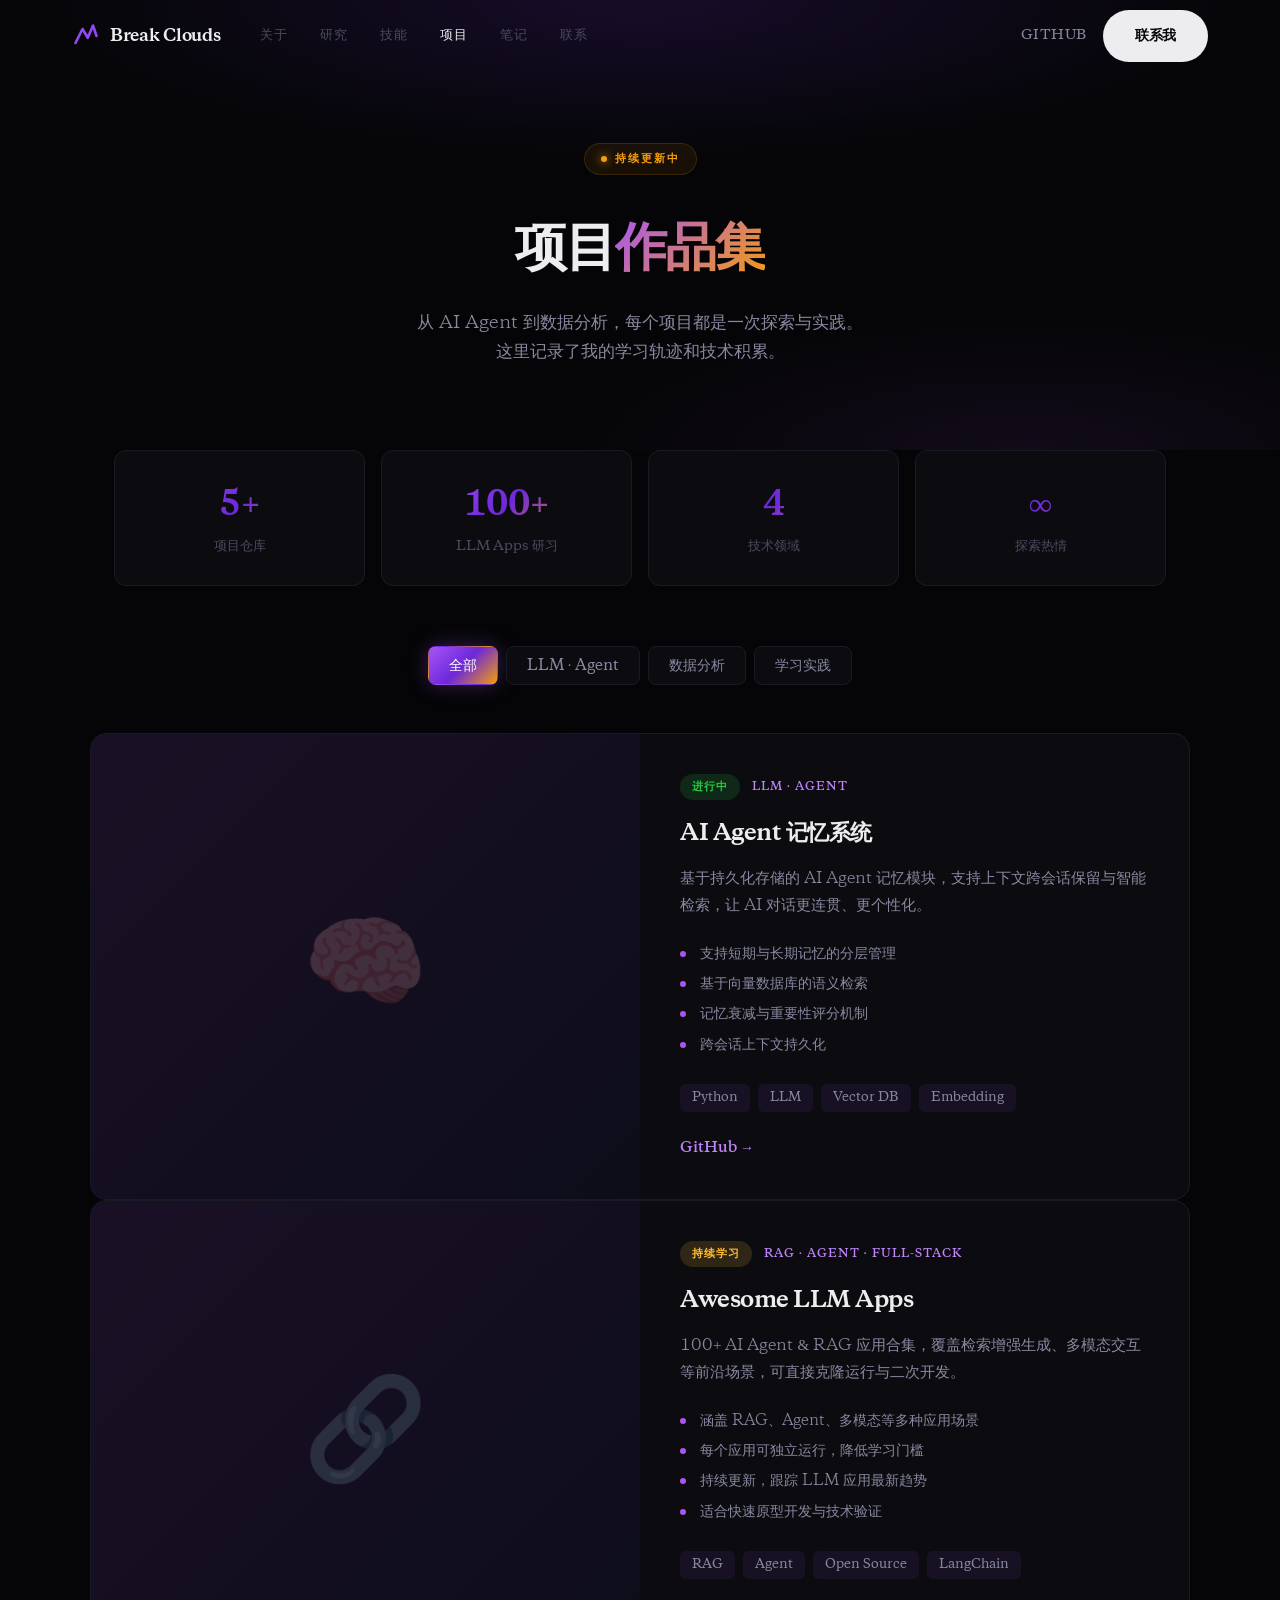
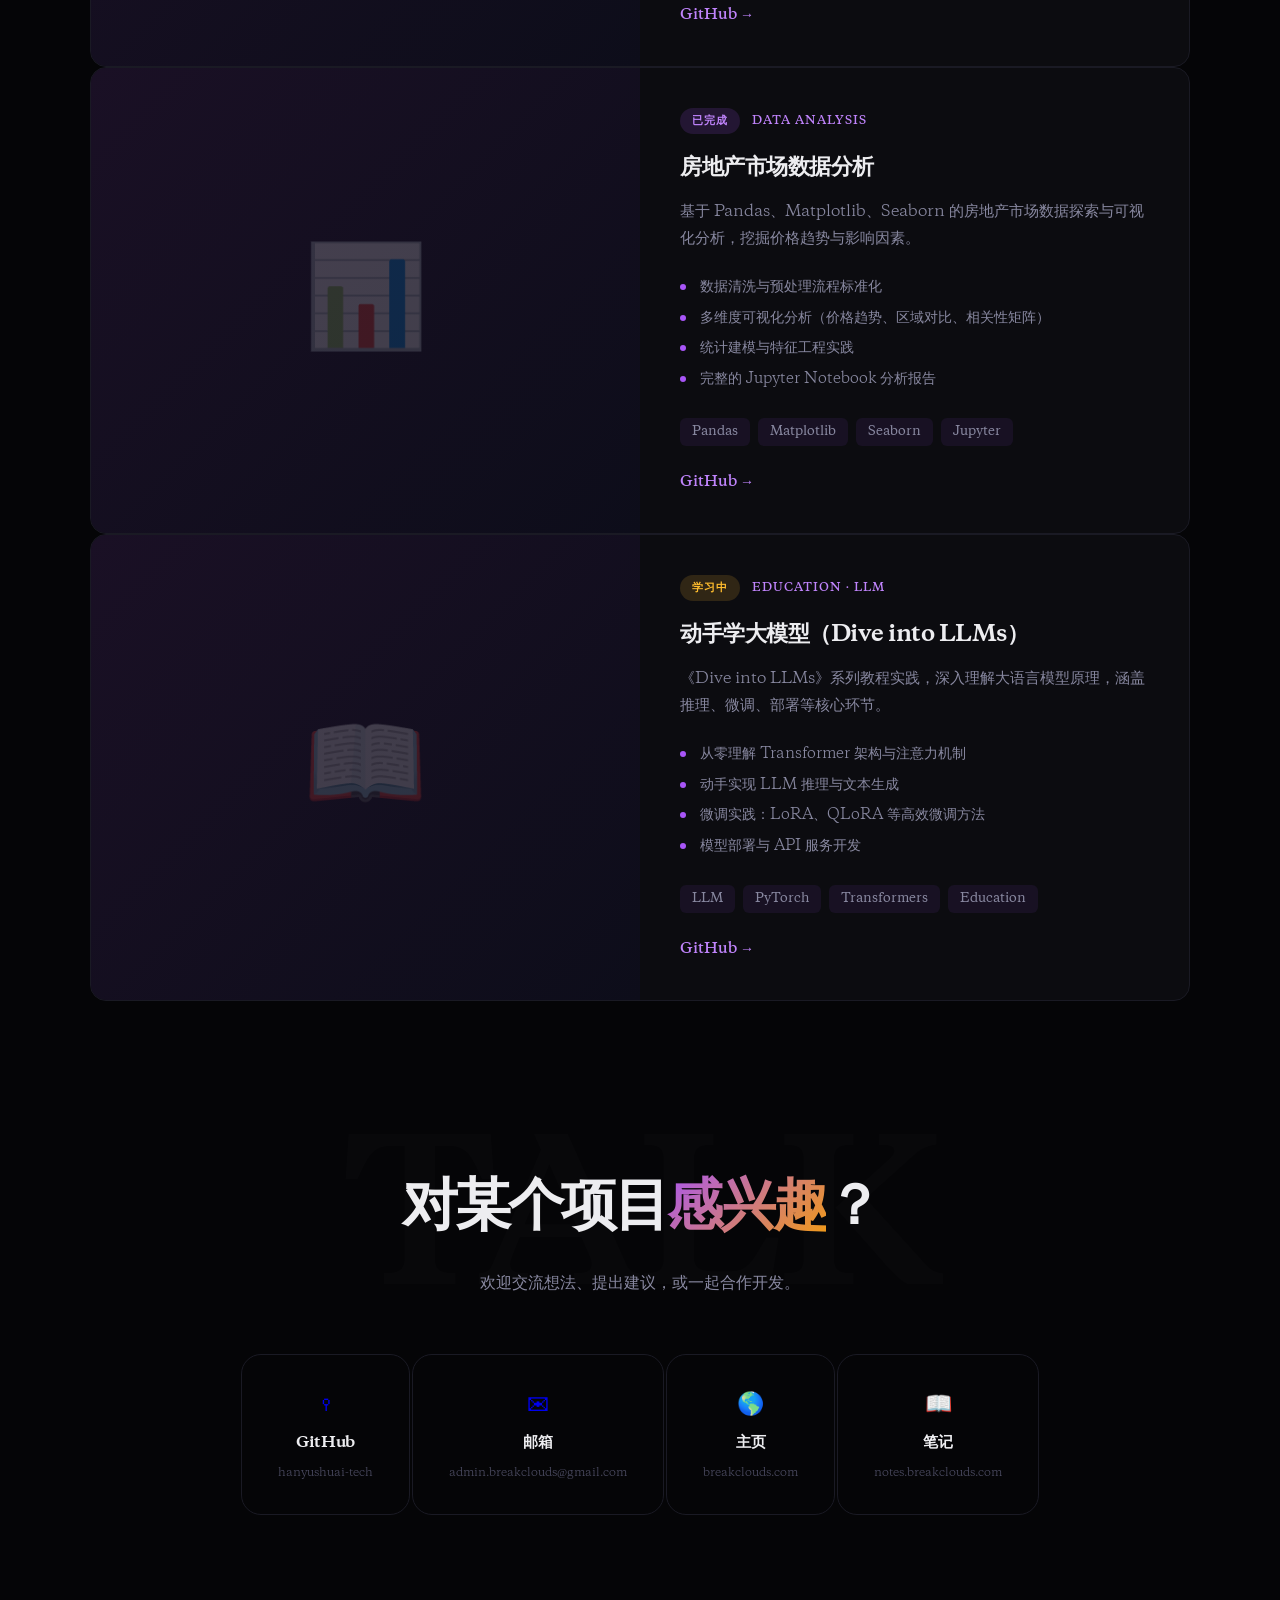
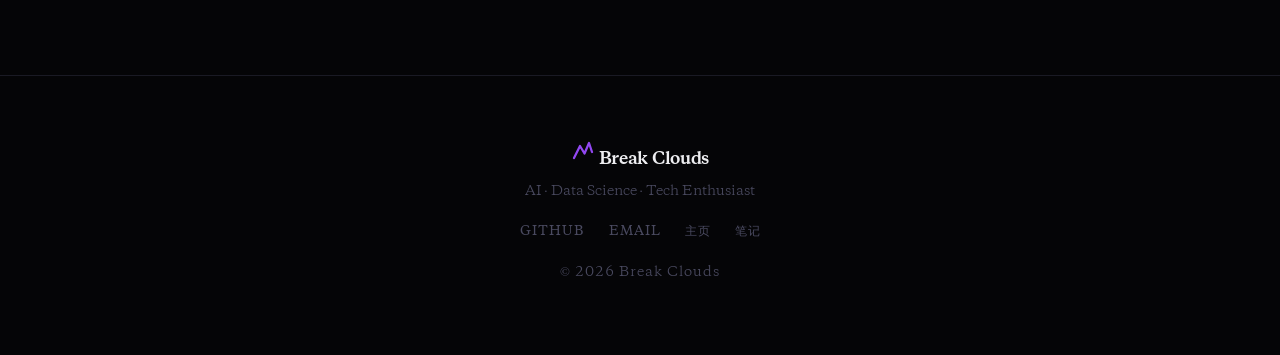
<file: projects.html>
<!DOCTYPE html>
<html lang="zh-CN">
<head>
<meta charset="UTF-8">
<link rel="icon" type="image/svg+xml" href="favicon.svg">
<meta name="viewport" content="width=device-width, initial-scale=1.0">
<title>项目作品集 — Break Clouds</title>
<meta name="description" content="Break Clouds 项目作品集 — AI Agent、RAG 应用、数据分析与大模型实践项目展示。">
<meta name="author" content="Break Clouds">
<meta name="keywords" content="AI,LLM,Agent,RAG,Data Science,Projects,项目,作品集">
<link rel="canonical" href="https://breakclouds.com/projects.html">

<!-- Open Graph -->
<meta property="og:type" content="website">
<meta property="og:url" content="https://breakclouds.com/projects.html">
<meta property="og:title" content="项目作品集 — Break Clouds">
<meta property="og:description" content="AI Agent、RAG 应用、数据分析与大模型实践项目展示。">
<meta property="og:site_name" content="Break Clouds">

<!-- Twitter Card -->
<meta name="twitter:card" content="summary_large_image">
<meta name="twitter:title" content="项目作品集 — Break Clouds">
<meta name="twitter:description" content="AI Agent、RAG 应用、数据分析与大模型实践项目展示。">

<link rel="stylesheet" href="style.css">
<link rel="preconnect" href="https://fonts.googleapis.com">
<link rel="preconnect" href="https://fonts.gstatic.com" crossorigin>

<!-- Google Analytics -->
<script async src="https://www.googletagmanager.com/gtag/js?id=G-9PDBBTPZYR"></script>
<script>
  window.dataLayer = window.dataLayer || [];
  function gtag(){dataLayer.push(arguments);}
  gtag('js', new Date());
  gtag('config', 'G-9PDBBTPZYR');
</script>

<style>
/* ===== Projects Page Specific ===== */
.projects-hero {
  min-height: 50vh; display: flex; align-items: center; justify-content: center;
  position: relative; padding: 120px 24px 60px; text-align: center;
}
.projects-hero-bg {
  position: absolute; inset: 0;
  background:
    radial-gradient(ellipse 80% 60% at 50% 0%, rgba(124,58,237,0.15) 0%, transparent 60%),
    radial-gradient(ellipse 60% 50% at 80% 100%, rgba(168,85,247,0.08) 0%, transparent 60%);
  pointer-events: none;
}
.projects-hero-content { position: relative; z-index: 1; max-width: 640px; }
.projects-hero h1 { font-size: clamp(36px, 5vw, 52px); font-weight: 900; letter-spacing: -2px; margin-bottom: 16px; }
.projects-hero p { font-size: 17px; color: var(--text-dim); line-height: 1.7; }

/* Filter Tabs */
.filter-bar {
  display: flex; justify-content: center; gap: 8px; flex-wrap: wrap;
  padding: 0 24px; margin-bottom: 48px;
}
.filter-btn {
  background: var(--bg-card); border: 1px solid var(--border); border-radius: 8px;
  color: var(--text-dim); font-size: 14px; font-weight: 500;
  padding: 8px 20px; cursor: pointer; transition: all 0.25s;
  font-family: inherit;
}
.filter-btn:hover { border-color: rgba(168,85,247,0.4); color: var(--text); }
.filter-btn.active {
  background: var(--gradient-1); border-color: transparent; color: #fff;
  box-shadow: 0 0 20px rgba(168,85,247,0.3);
}

/* Project Showcase */
.portfolio-section { max-width: 1100px; margin: 0 auto; }
.portfolio-grid { display: grid; grid-template-columns: 1fr; gap: 32px; }

.portfolio-card {
  display: grid; grid-template-columns: 1fr 1fr; gap: 0;
  background: var(--bg-card); border: 1px solid var(--border); border-radius: var(--radius-lg);
  overflow: hidden; transition: border-color 0.3s, transform 0.3s;
}
.portfolio-card:hover { border-color: var(--purple); transform: translateY(-4px); }

.portfolio-visual {
  position: relative; min-height: 300px;
  background: linear-gradient(135deg, #1a1025 0%, #0d0d1a 100%);
  display: flex; align-items: center; justify-content: center; overflow: hidden;
}
.portfolio-visual::after {
  font-size: 100px; opacity: 0.2;
}
.portfolio-visual.vis-agent::after { content: "🧠"; }
.portfolio-visual.vis-rag::after { content: "🔗"; }
.portfolio-visual.vis-data::after { content: "📊"; }
.portfolio-visual.vis-llm::after { content: "📖"; }

.portfolio-detail { padding: 40px; display: flex; flex-direction: column; justify-content: center; }
.portfolio-meta {
  display: flex; align-items: center; gap: 12px; margin-bottom: 16px; flex-wrap: wrap;
}
.portfolio-status {
  font-size: 11px; font-weight: 600; letter-spacing: 1px; text-transform: uppercase;
  padding: 4px 12px; border-radius: 100px;
}
.portfolio-status.active { background: rgba(39,201,63,0.15); color: #27c93f; }
.portfolio-status.learning { background: rgba(255,189,46,0.15); color: #ffbd2e; }
.portfolio-status.completed { background: rgba(168,85,247,0.15); color: var(--purple-light); }
.portfolio-category {
  font-size: 11px; color: var(--purple-light); font-weight: 600;
  letter-spacing: 1px; text-transform: uppercase;
}
.portfolio-detail h3 { font-size: 22px; font-weight: 800; margin-bottom: 12px; letter-spacing: -0.5px; }
.portfolio-detail p { color: var(--text-dim); font-size: 15px; line-height: 1.8; margin-bottom: 20px; }
.portfolio-highlights {
  list-style: none; padding: 0; margin-bottom: 24px;
}
.portfolio-highlights li {
  color: var(--text-dim); font-size: 14px; line-height: 1.6;
  padding: 4px 0; padding-left: 20px; position: relative;
}
.portfolio-highlights li::before {
  content: ""; position: absolute; left: 0; top: 12px;
  width: 6px; height: 6px; border-radius: 50%;
  background: var(--purple);
}
.portfolio-tech { display: flex; gap: 8px; flex-wrap: wrap; margin-bottom: 24px; }
.portfolio-tech span {
  background: rgba(168,85,247,0.08); color: var(--text-dim); font-size: 12px;
  padding: 4px 12px; border-radius: 6px; font-weight: 500;
}
.portfolio-links { display: flex; gap: 16px; align-items: center; }
.portfolio-links a {
  color: var(--purple-light); text-decoration: none; font-size: 14px; font-weight: 600;
  transition: color 0.2s; display: flex; align-items: center; gap: 6px;
}
.portfolio-links a:hover { color: var(--text); }

/* Stats Bar */
.stats-bar {
  max-width: 1100px; margin: 0 auto 60px;
  display: grid; grid-template-columns: repeat(4, 1fr); gap: 16px;
  padding: 0 24px;
}
.stat-card {
  background: var(--bg-card); border: 1px solid var(--border); border-radius: var(--radius);
  padding: 28px; text-align: center; transition: border-color 0.3s;
}
.stat-card:hover { border-color: rgba(168,85,247,0.4); }
.stat-number {
  font-size: 32px; font-weight: 900; background: var(--gradient-1);
  -webkit-background-clip: text; -webkit-text-fill-color: transparent; background-clip: text;
}
.stat-label { font-size: 13px; color: var(--text-muted); font-weight: 500; margin-top: 4px; }

/* Responsive */
@media (max-width: 900px) {
  .portfolio-card { grid-template-columns: 1fr; }
  .portfolio-visual { min-height: 200px; }
  .stats-bar { grid-template-columns: 1fr 1fr; }
}
@media (max-width: 480px) {
  .stats-bar { grid-template-columns: 1fr; }
  .filter-btn { padding: 6px 14px; font-size: 13px; }
}
</style>
</head>
<body>

<nav class="nav" id="navbar">
  <div class="nav-inner">
    <a href="index.html" class="logo">
      <svg width="28" height="28" viewBox="0 0 32 32" fill="none">
        <path d="M4 24L12 8L18 18L24 4L28 16" stroke="url(#logo-grad)" stroke-width="3" stroke-linecap="round" stroke-linejoin="round"/>
        <defs><linearGradient id="logo-grad" x1="0" y1="32" x2="32" y2="0"><stop stop-color="#a855f7"/><stop offset="1" stop-color="#7c3aed"/></linearGradient></defs>
      </svg>
      Break Clouds
    </a>
    <div class="nav-links" id="navLinks">
      <a href="index.html#about">关于</a>
      <a href="index.html#research">研究</a>
      <a href="index.html#skills">技能</a>
      <a href="projects.html" style="color:var(--text)">项目</a>
      <a href="https://notes.breakclouds.com" target="_blank" rel="noopener">笔记</a>
      <a href="index.html#contact">联系</a>
    </div>
    <div class="nav-actions" id="navActions">
      <a href="https://github.com/hanyushuai-tech" target="_blank" rel="noopener" class="btn-ghost">GitHub</a>
      <a href="index.html#contact" class="btn-primary">联系我</a>
    </div>
    <button class="hamburger" id="hamburger" aria-label="菜单" aria-expanded="false">
      <span></span><span></span><span></span>
    </button>
  </div>
</nav>

<div class="mobile-overlay" id="mobileOverlay">
  <div class="mobile-nav-content">
    <a href="index.html#about" class="mobile-nav-link">关于</a>
    <a href="index.html#research" class="mobile-nav-link">研究</a>
    <a href="index.html#skills" class="mobile-nav-link">技能</a>
    <a href="projects.html" class="mobile-nav-link">项目</a>
    <a href="index.html#contact" class="mobile-nav-link">联系</a>
    <div class="mobile-nav-divider"></div>
    <a href="https://github.com/hanyushuai-tech" target="_blank" rel="noopener" class="mobile-nav-link">GitHub</a>
    <a href="index.html#contact" class="btn-primary mobile-cta">联系我</a>
  </div>
</div>

<section class="projects-hero">
  <div class="projects-hero-bg"></div>
  <div class="projects-hero-content reveal">
    <div class="hero-badge">
      <span class="badge-dot"></span> 持续更新中
    </div>
    <h1>项目<span class="gradient-text">作品集</span></h1>
    <p>从 AI Agent 到数据分析，每个项目都是一次探索与实践。<br>这里记录了我的学习轨迹和技术积累。</p>
  </div>
</section>

<div class="stats-bar reveal">
  <div class="stat-card">
    <div class="stat-number">5+</div>
    <div class="stat-label">项目仓库</div>
  </div>
  <div class="stat-card">
    <div class="stat-number">100+</div>
    <div class="stat-label">LLM Apps 研习</div>
  </div>
  <div class="stat-card">
    <div class="stat-number">4</div>
    <div class="stat-label">技术领域</div>
  </div>
  <div class="stat-card">
    <div class="stat-number">∞</div>
    <div class="stat-label">探索热情</div>
  </div>
</div>

<div class="filter-bar reveal">
  <button class="filter-btn active" data-filter="all">全部</button>
  <button class="filter-btn" data-filter="agent">LLM · Agent</button>
  <button class="filter-btn" data-filter="data">数据分析</button>
  <button class="filter-btn" data-filter="education">学习实践</button>
</div>

<section class="portfolio-section">

  <!-- Project 1: AI Agent 记忆系统 -->
  <div class="portfolio-card reveal" data-category="agent">
    <div class="portfolio-visual vis-agent"></div>
    <div class="portfolio-detail">
      <div class="portfolio-meta">
        <span class="portfolio-status active">进行中</span>
        <span class="portfolio-category">LLM · Agent</span>
      </div>
      <h3>AI Agent 记忆系统</h3>
      <p>基于持久化存储的 AI Agent 记忆模块，支持上下文跨会话保留与智能检索，让 AI 对话更连贯、更个性化。</p>
      <ul class="portfolio-highlights">
        <li>支持短期与长期记忆的分层管理</li>
        <li>基于向量数据库的语义检索</li>
        <li>记忆衰减与重要性评分机制</li>
        <li>跨会话上下文持久化</li>
      </ul>
      <div class="portfolio-tech">
        <span>Python</span><span>LLM</span><span>Vector DB</span><span>Embedding</span>
      </div>
      <div class="portfolio-links">
        <a href="https://github.com/hanyushuai-tech/agentmemory" target="_blank" rel="noopener">GitHub →</a>
      </div>
    </div>
  </div>

  <!-- Project 2: Awesome LLM Apps -->
  <div class="portfolio-card reveal" data-category="agent">
    <div class="portfolio-visual vis-rag"></div>
    <div class="portfolio-detail">
      <div class="portfolio-meta">
        <span class="portfolio-status learning">持续学习</span>
        <span class="portfolio-category">RAG · Agent · Full-Stack</span>
      </div>
      <h3>Awesome LLM Apps</h3>
      <p>100+ AI Agent & RAG 应用合集，覆盖检索增强生成、多模态交互等前沿场景，可直接克隆运行与二次开发。</p>
      <ul class="portfolio-highlights">
        <li>涵盖 RAG、Agent、多模态等多种应用场景</li>
        <li>每个应用可独立运行，降低学习门槛</li>
        <li>持续更新，跟踪 LLM 应用最新趋势</li>
        <li>适合快速原型开发与技术验证</li>
      </ul>
      <div class="portfolio-tech">
        <span>RAG</span><span>Agent</span><span>Open Source</span><span>LangChain</span>
      </div>
      <div class="portfolio-links">
        <a href="https://github.com/hanyushuai-tech/awesome-llm-apps" target="_blank" rel="noopener">GitHub →</a>
      </div>
    </div>
  </div>

  <!-- Project 3: 房地产市场数据分析 -->
  <div class="portfolio-card reveal" data-category="data">
    <div class="portfolio-visual vis-data"></div>
    <div class="portfolio-detail">
      <div class="portfolio-meta">
        <span class="portfolio-status completed">已完成</span>
        <span class="portfolio-category">Data Analysis</span>
      </div>
      <h3>房地产市场数据分析</h3>
      <p>基于 Pandas、Matplotlib、Seaborn 的房地产市场数据探索与可视化分析，挖掘价格趋势与影响因素。</p>
      <ul class="portfolio-highlights">
        <li>数据清洗与预处理流程标准化</li>
        <li>多维度可视化分析（价格趋势、区域对比、相关性矩阵）</li>
        <li>统计建模与特征工程实践</li>
        <li>完整的 Jupyter Notebook 分析报告</li>
      </ul>
      <div class="portfolio-tech">
        <span>Pandas</span><span>Matplotlib</span><span>Seaborn</span><span>Jupyter</span>
      </div>
      <div class="portfolio-links">
        <a href="https://github.com/hanyushuai-tech" target="_blank" rel="noopener">GitHub →</a>
      </div>
    </div>
  </div>

  <!-- Project 4: 动手学大模型 -->
  <div class="portfolio-card reveal" data-category="education">
    <div class="portfolio-visual vis-llm"></div>
    <div class="portfolio-detail">
      <div class="portfolio-meta">
        <span class="portfolio-status learning">学习中</span>
        <span class="portfolio-category">Education · LLM</span>
      </div>
      <h3>动手学大模型（Dive into LLMs）</h3>
      <p>《Dive into LLMs》系列教程实践，深入理解大语言模型原理，涵盖推理、微调、部署等核心环节。</p>
      <ul class="portfolio-highlights">
        <li>从零理解 Transformer 架构与注意力机制</li>
        <li>动手实现 LLM 推理与文本生成</li>
        <li>微调实践：LoRA、QLoRA 等高效微调方法</li>
        <li>模型部署与 API 服务开发</li>
      </ul>
      <div class="portfolio-tech">
        <span>LLM</span><span>PyTorch</span><span>Transformers</span><span>Education</span>
      </div>
      <div class="portfolio-links">
        <a href="https://github.com/hanyushuai-tech/dive-into-llms" target="_blank" rel="noopener">GitHub →</a>
      </div>
    </div>
  </div>

</section>

<section class="contact reveal" id="contact">
  <div class="cta-bg"></div>
  <div class="cta-content">
    <h2>对某个项目<span class="gradient-text">感兴趣</span>？</h2>
    <p>欢迎交流想法、提出建议，或一起合作开发。</p>
    <div class="contact-links">
      <a href="https://github.com/hanyushuai-tech" target="_blank" rel="noopener" class="contact-link-item">
        <span class="contact-icon">&#9906;</span>
        <span>GitHub</span>
        <small>hanyushuai-tech</small>
      </a>
      <a href="mailto:admin.breakclouds@gmail.com" class="contact-link-item">
        <span class="contact-icon">&#9993;</span>
        <span>邮箱</span>
        <small>admin.breakclouds@gmail.com</small>
      </a>
      <a href="https://breakclouds.com" class="contact-link-item">
        <span class="contact-icon">&#127758;</span>
        <span>主页</span>
        <small>breakclouds.com</small>
      </a>
      <a href="https://notes.breakclouds.com" target="_blank" rel="noopener" class="contact-link-item">
        <span class="contact-icon">&#128214;</span>
        <span>笔记</span>
        <small>notes.breakclouds.com</small>
      </a>
    </div>
  </div>
</section>

<footer>
  <div class="footer-inner">
    <a href="index.html" class="logo" style="margin-bottom:8px;display:inline-block;">
      <svg width="24" height="24" viewBox="0 0 32 32" fill="none">
        <path d="M4 24L12 8L18 18L24 4L28 16" stroke="url(#logo-grad2)" stroke-width="3" stroke-linecap="round" stroke-linejoin="round"/>
        <defs><linearGradient id="logo-grad2" x1="0" y1="32" x2="32" y2="0"><stop stop-color="#a855f7"/><stop offset="1" stop-color="#7c3aed"/></linearGradient></defs>
      </svg>
      Break Clouds
    </a>
    <p>AI · Data Science · Tech Enthusiast</p>
    <div class="footer-social">
      <a href="https://github.com/hanyushuai-tech" target="_blank" rel="noopener">GitHub</a>
      <a href="mailto:admin.breakclouds@gmail.com">Email</a>
      <a href="index.html">主页</a>
      <a href="https://notes.breakclouds.com" target="_blank" rel="noopener">笔记</a>
    </div>
    <p class="footer-copy">&copy; 2026 Break Clouds</p>
  </div>
</footer>

<button class="scroll-top" id="scrollTop" aria-label="返回顶部">
  <svg width="20" height="20" viewBox="0 0 24 24" fill="none" stroke="currentColor" stroke-width="2.5" stroke-linecap="round" stroke-linejoin="round">
    <polyline points="18 15 12 9 6 15"/>
  </svg>
</button>

<script>
(function() {
  // ── Hamburger Menu ──────────────────────────────
  var hamburger = document.getElementById('hamburger');
  var overlay = document.getElementById('mobileOverlay');
  var body = document.body;
  var overlayLinks = overlay.querySelectorAll('.mobile-nav-link, .mobile-cta');

  function openMenu() {
    overlay.classList.add('active');
    hamburger.classList.add('active');
    hamburger.setAttribute('aria-expanded', 'true');
    body.style.overflow = 'hidden';
  }
  function closeMenu() {
    overlay.classList.remove('active');
    hamburger.classList.remove('active');
    hamburger.setAttribute('aria-expanded', 'false');
    body.style.overflow = '';
  }
  hamburger.addEventListener('click', function() {
    if (overlay.classList.contains('active')) { closeMenu(); } else { openMenu(); }
  });
  overlayLinks.forEach(function(link) {
    link.addEventListener('click', closeMenu);
  });
  overlay.addEventListener('click', function(e) {
    if (e.target === overlay) closeMenu();
  });

  // ── Scroll-to-Top Button ────────────────────────
  var scrollBtn = document.getElementById('scrollTop');
  window.addEventListener('scroll', function() {
    if (window.scrollY > 500) {
      scrollBtn.classList.add('visible');
    } else {
      scrollBtn.classList.remove('visible');
    }
  });
  scrollBtn.addEventListener('click', function() {
    window.scrollTo({ top: 0, behavior: 'smooth' });
  });

  // ── Scroll Reveal ───────────────────────────────
  var revealEls = document.querySelectorAll('.reveal');
  var observer;
  if ('IntersectionObserver' in window) {
    observer = new IntersectionObserver(function(entries) {
      entries.forEach(function(entry) {
        if (entry.isIntersecting) {
          entry.target.classList.add('revealed');
          observer.unobserve(entry.target);
        }
      });
    }, { threshold: 0.15, rootMargin: '0px 0px -40px 0px' });
    revealEls.forEach(function(el) { observer.observe(el); });
  } else {
    revealEls.forEach(function(el) { el.classList.add('revealed'); }
    );
  }

  // ── Filter Tabs ─────────────────────────────────
  var filterBtns = document.querySelectorAll('.filter-btn');
  var cards = document.querySelectorAll('.portfolio-card');

  filterBtns.forEach(function(btn) {
    btn.addEventListener('click', function() {
      filterBtns.forEach(function(b) { b.classList.remove('active'); });
      btn.classList.add('active');
      var filter = btn.getAttribute('data-filter');

      cards.forEach(function(card) {
        var cat = card.getAttribute('data-category');
        if (filter === 'all' || cat === filter) {
          card.style.display = '';
          // Re-trigger reveal animation
          card.classList.remove('revealed');
          requestAnimationFrame(function() {
            card.classList.add('revealed');
          });
        } else {
          card.style.display = 'none';
        }
      });
    });
  });
})();
</script>

</body>
</html>
</file>
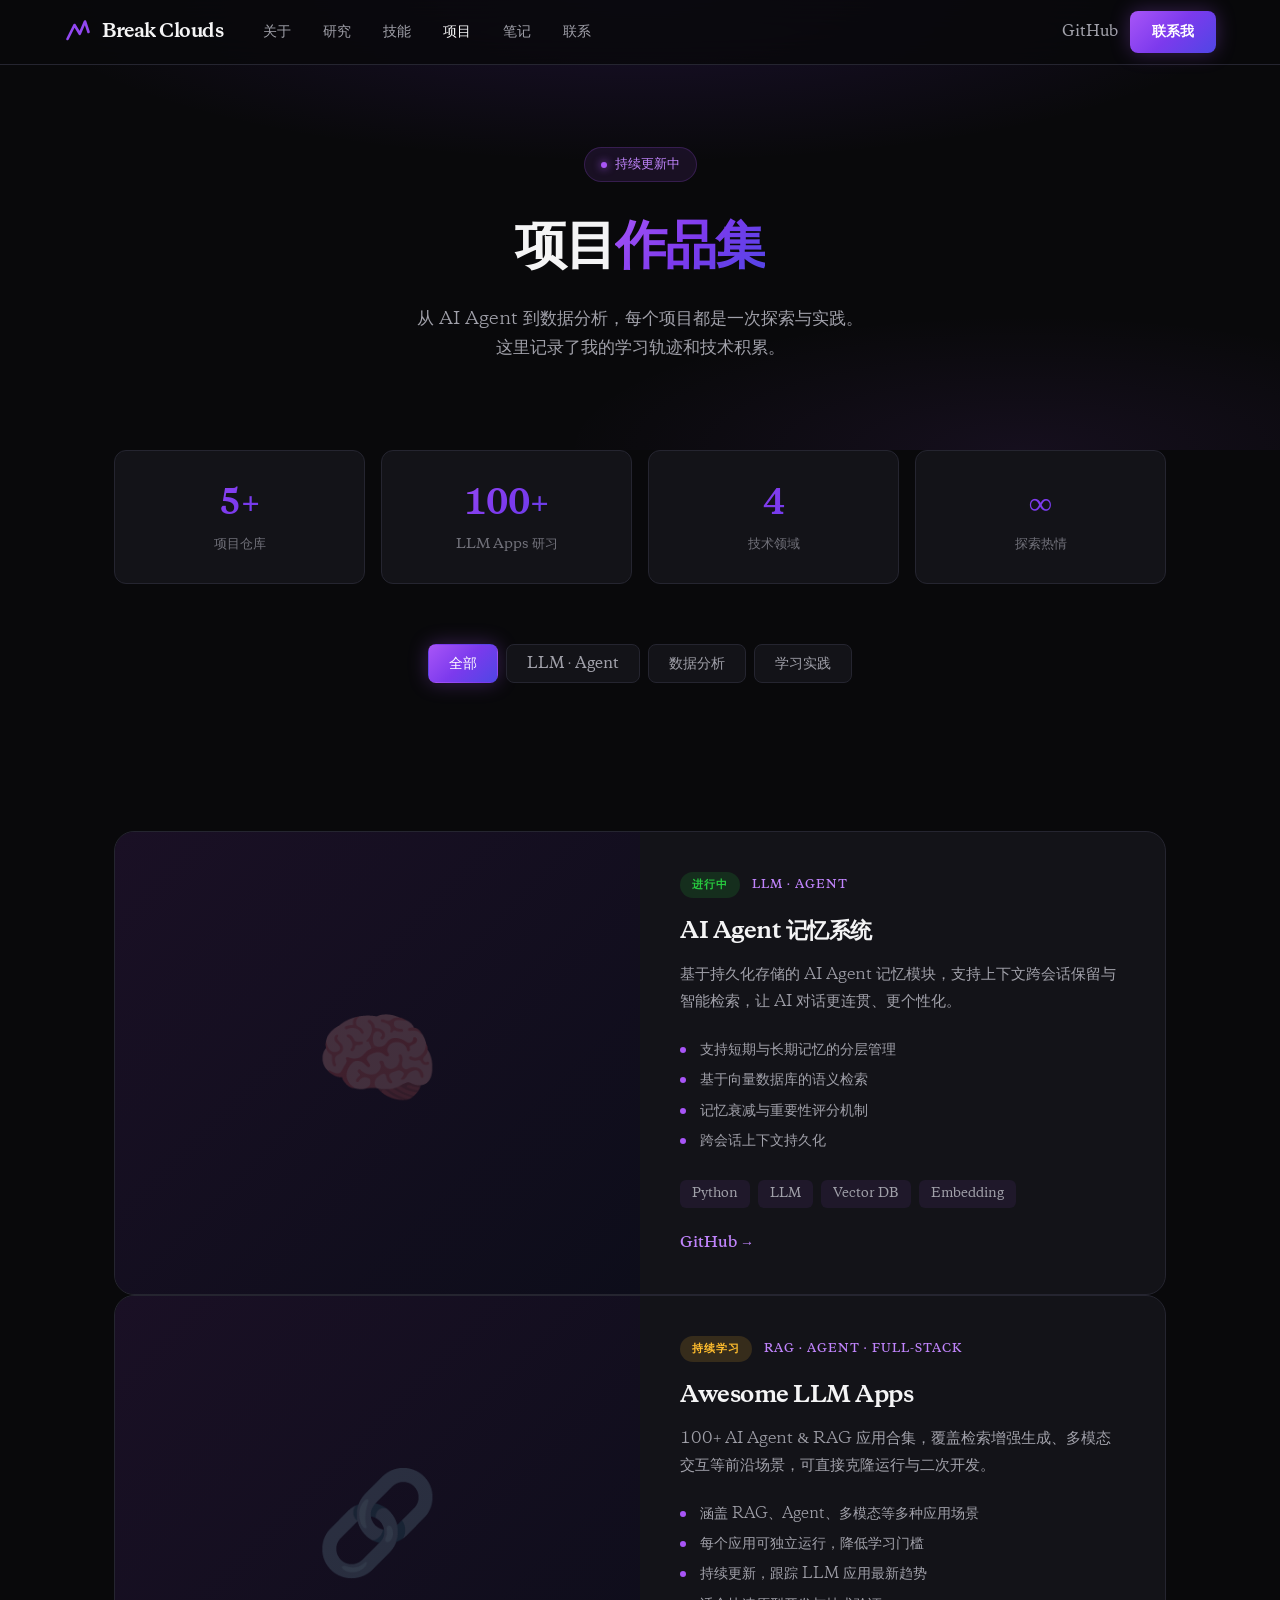
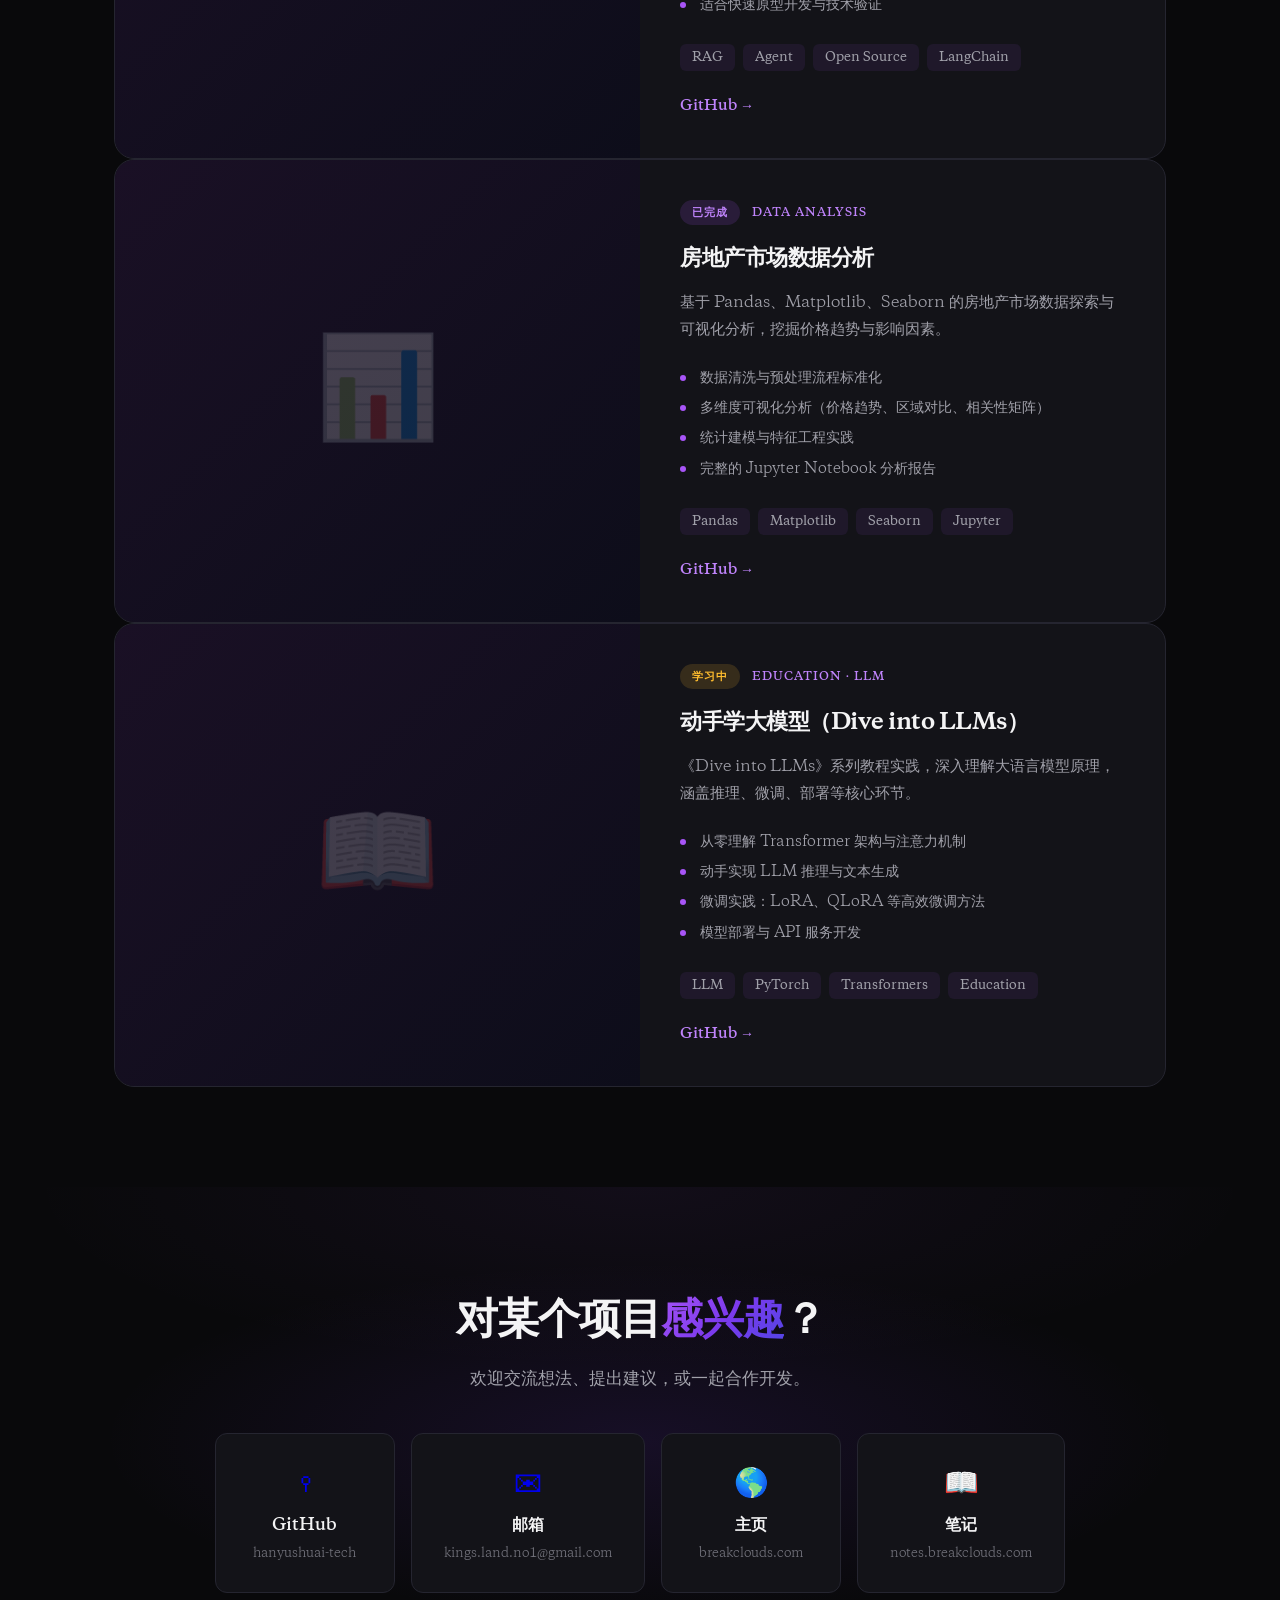
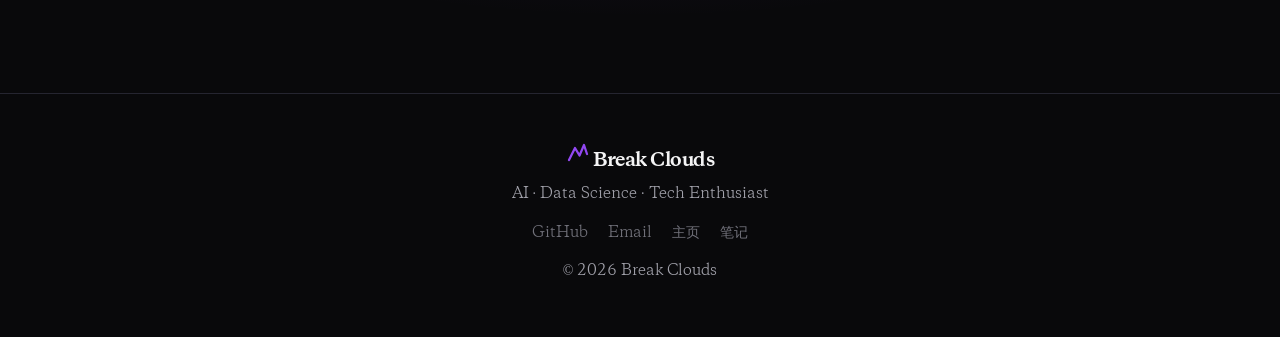
<file: backup-2026-06-16/projects.html>
<!DOCTYPE html>
<html lang="zh-CN">
<head>
<meta charset="UTF-8">
<link rel="icon" type="image/svg+xml" href="favicon.svg">
<meta name="viewport" content="width=device-width, initial-scale=1.0">
<title>项目作品集 — Break Clouds</title>
<meta name="description" content="Break Clouds 项目作品集 — AI Agent、RAG 应用、数据分析与大模型实践项目展示。">
<meta name="author" content="Break Clouds">
<meta name="keywords" content="AI,LLM,Agent,RAG,Data Science,Projects,项目,作品集">
<link rel="canonical" href="https://breakclouds.com/projects.html">

<!-- Open Graph -->
<meta property="og:type" content="website">
<meta property="og:url" content="https://breakclouds.com/projects.html">
<meta property="og:title" content="项目作品集 — Break Clouds">
<meta property="og:description" content="AI Agent、RAG 应用、数据分析与大模型实践项目展示。">
<meta property="og:site_name" content="Break Clouds">

<!-- Twitter Card -->
<meta name="twitter:card" content="summary_large_image">
<meta name="twitter:title" content="项目作品集 — Break Clouds">
<meta name="twitter:description" content="AI Agent、RAG 应用、数据分析与大模型实践项目展示。">

<link rel="stylesheet" href="style.css">
<link rel="preconnect" href="https://fonts.googleapis.com">
<link rel="preconnect" href="https://fonts.gstatic.com" crossorigin>

<!-- Google Analytics -->
<script async src="https://www.googletagmanager.com/gtag/js?id=G-9PDBBTPZYR"></script>
<script>
  window.dataLayer = window.dataLayer || [];
  function gtag(){dataLayer.push(arguments);}
  gtag('js', new Date());
  gtag('config', 'G-9PDBBTPZYR');
</script>

<style>
/* ===== Projects Page Specific ===== */
.projects-hero {
  min-height: 50vh; display: flex; align-items: center; justify-content: center;
  position: relative; padding: 120px 24px 60px; text-align: center;
}
.projects-hero-bg {
  position: absolute; inset: 0;
  background:
    radial-gradient(ellipse 80% 60% at 50% 0%, rgba(124,58,237,0.15) 0%, transparent 60%),
    radial-gradient(ellipse 60% 50% at 80% 100%, rgba(168,85,247,0.08) 0%, transparent 60%);
  pointer-events: none;
}
.projects-hero-content { position: relative; z-index: 1; max-width: 640px; }
.projects-hero h1 { font-size: clamp(36px, 5vw, 52px); font-weight: 900; letter-spacing: -2px; margin-bottom: 16px; }
.projects-hero p { font-size: 17px; color: var(--text-dim); line-height: 1.7; }

/* Filter Tabs */
.filter-bar {
  display: flex; justify-content: center; gap: 8px; flex-wrap: wrap;
  padding: 0 24px; margin-bottom: 48px;
}
.filter-btn {
  background: var(--bg-card); border: 1px solid var(--border); border-radius: 8px;
  color: var(--text-dim); font-size: 14px; font-weight: 500;
  padding: 8px 20px; cursor: pointer; transition: all 0.25s;
  font-family: inherit;
}
.filter-btn:hover { border-color: rgba(168,85,247,0.4); color: var(--text); }
.filter-btn.active {
  background: var(--gradient-1); border-color: transparent; color: #fff;
  box-shadow: 0 0 20px rgba(168,85,247,0.3);
}

/* Project Showcase */
.portfolio-section { max-width: 1100px; margin: 0 auto; }
.portfolio-grid { display: grid; grid-template-columns: 1fr; gap: 32px; }

.portfolio-card {
  display: grid; grid-template-columns: 1fr 1fr; gap: 0;
  background: var(--bg-card); border: 1px solid var(--border); border-radius: var(--radius-lg);
  overflow: hidden; transition: border-color 0.3s, transform 0.3s;
}
.portfolio-card:hover { border-color: var(--purple); transform: translateY(-4px); }

.portfolio-visual {
  position: relative; min-height: 300px;
  background: linear-gradient(135deg, #1a1025 0%, #0d0d1a 100%);
  display: flex; align-items: center; justify-content: center; overflow: hidden;
}
.portfolio-visual::after {
  font-size: 100px; opacity: 0.2;
}
.portfolio-visual.vis-agent::after { content: "🧠"; }
.portfolio-visual.vis-rag::after { content: "🔗"; }
.portfolio-visual.vis-data::after { content: "📊"; }
.portfolio-visual.vis-llm::after { content: "📖"; }

.portfolio-detail { padding: 40px; display: flex; flex-direction: column; justify-content: center; }
.portfolio-meta {
  display: flex; align-items: center; gap: 12px; margin-bottom: 16px; flex-wrap: wrap;
}
.portfolio-status {
  font-size: 11px; font-weight: 600; letter-spacing: 1px; text-transform: uppercase;
  padding: 4px 12px; border-radius: 100px;
}
.portfolio-status.active { background: rgba(39,201,63,0.15); color: #27c93f; }
.portfolio-status.learning { background: rgba(255,189,46,0.15); color: #ffbd2e; }
.portfolio-status.completed { background: rgba(168,85,247,0.15); color: var(--purple-light); }
.portfolio-category {
  font-size: 11px; color: var(--purple-light); font-weight: 600;
  letter-spacing: 1px; text-transform: uppercase;
}
.portfolio-detail h3 { font-size: 22px; font-weight: 800; margin-bottom: 12px; letter-spacing: -0.5px; }
.portfolio-detail p { color: var(--text-dim); font-size: 15px; line-height: 1.8; margin-bottom: 20px; }
.portfolio-highlights {
  list-style: none; padding: 0; margin-bottom: 24px;
}
.portfolio-highlights li {
  color: var(--text-dim); font-size: 14px; line-height: 1.6;
  padding: 4px 0; padding-left: 20px; position: relative;
}
.portfolio-highlights li::before {
  content: ""; position: absolute; left: 0; top: 12px;
  width: 6px; height: 6px; border-radius: 50%;
  background: var(--purple);
}
.portfolio-tech { display: flex; gap: 8px; flex-wrap: wrap; margin-bottom: 24px; }
.portfolio-tech span {
  background: rgba(168,85,247,0.08); color: var(--text-dim); font-size: 12px;
  padding: 4px 12px; border-radius: 6px; font-weight: 500;
}
.portfolio-links { display: flex; gap: 16px; align-items: center; }
.portfolio-links a {
  color: var(--purple-light); text-decoration: none; font-size: 14px; font-weight: 600;
  transition: color 0.2s; display: flex; align-items: center; gap: 6px;
}
.portfolio-links a:hover { color: var(--text); }

/* Stats Bar */
.stats-bar {
  max-width: 1100px; margin: 0 auto 60px;
  display: grid; grid-template-columns: repeat(4, 1fr); gap: 16px;
  padding: 0 24px;
}
.stat-card {
  background: var(--bg-card); border: 1px solid var(--border); border-radius: var(--radius);
  padding: 28px; text-align: center; transition: border-color 0.3s;
}
.stat-card:hover { border-color: rgba(168,85,247,0.4); }
.stat-number {
  font-size: 32px; font-weight: 900; background: var(--gradient-1);
  -webkit-background-clip: text; -webkit-text-fill-color: transparent; background-clip: text;
}
.stat-label { font-size: 13px; color: var(--text-muted); font-weight: 500; margin-top: 4px; }

/* Responsive */
@media (max-width: 900px) {
  .portfolio-card { grid-template-columns: 1fr; }
  .portfolio-visual { min-height: 200px; }
  .stats-bar { grid-template-columns: 1fr 1fr; }
}
@media (max-width: 480px) {
  .stats-bar { grid-template-columns: 1fr; }
  .filter-btn { padding: 6px 14px; font-size: 13px; }
}
</style>
</head>
<body>

<nav class="nav" id="navbar">
  <div class="nav-inner">
    <a href="index.html" class="logo">
      <svg width="28" height="28" viewBox="0 0 32 32" fill="none">
        <path d="M4 24L12 8L18 18L24 4L28 16" stroke="url(#logo-grad)" stroke-width="3" stroke-linecap="round" stroke-linejoin="round"/>
        <defs><linearGradient id="logo-grad" x1="0" y1="32" x2="32" y2="0"><stop stop-color="#a855f7"/><stop offset="1" stop-color="#7c3aed"/></linearGradient></defs>
      </svg>
      Break Clouds
    </a>
    <div class="nav-links" id="navLinks">
      <a href="index.html#about">关于</a>
      <a href="index.html#research">研究</a>
      <a href="index.html#skills">技能</a>
      <a href="projects.html" style="color:var(--text)">项目</a>
      <a href="https://notes.breakclouds.com" target="_blank" rel="noopener">笔记</a>
      <a href="index.html#contact">联系</a>
    </div>
    <div class="nav-actions" id="navActions">
      <a href="https://github.com/hanyushuai-tech" target="_blank" rel="noopener" class="btn-ghost">GitHub</a>
      <a href="index.html#contact" class="btn-primary">联系我</a>
    </div>
    <button class="hamburger" id="hamburger" aria-label="菜单" aria-expanded="false">
      <span></span><span></span><span></span>
    </button>
  </div>
</nav>

<div class="mobile-overlay" id="mobileOverlay">
  <div class="mobile-nav-content">
    <a href="index.html#about" class="mobile-nav-link">关于</a>
    <a href="index.html#research" class="mobile-nav-link">研究</a>
    <a href="index.html#skills" class="mobile-nav-link">技能</a>
    <a href="projects.html" class="mobile-nav-link">项目</a>
    <a href="index.html#contact" class="mobile-nav-link">联系</a>
    <div class="mobile-nav-divider"></div>
    <a href="https://github.com/hanyushuai-tech" target="_blank" rel="noopener" class="mobile-nav-link">GitHub</a>
    <a href="index.html#contact" class="btn-primary mobile-cta">联系我</a>
  </div>
</div>

<section class="projects-hero">
  <div class="projects-hero-bg"></div>
  <div class="projects-hero-content reveal">
    <div class="hero-badge">
      <span class="badge-dot"></span> 持续更新中
    </div>
    <h1>项目<span class="gradient-text">作品集</span></h1>
    <p>从 AI Agent 到数据分析，每个项目都是一次探索与实践。<br>这里记录了我的学习轨迹和技术积累。</p>
  </div>
</section>

<div class="stats-bar reveal">
  <div class="stat-card">
    <div class="stat-number">5+</div>
    <div class="stat-label">项目仓库</div>
  </div>
  <div class="stat-card">
    <div class="stat-number">100+</div>
    <div class="stat-label">LLM Apps 研习</div>
  </div>
  <div class="stat-card">
    <div class="stat-number">4</div>
    <div class="stat-label">技术领域</div>
  </div>
  <div class="stat-card">
    <div class="stat-number">∞</div>
    <div class="stat-label">探索热情</div>
  </div>
</div>

<div class="filter-bar reveal">
  <button class="filter-btn active" data-filter="all">全部</button>
  <button class="filter-btn" data-filter="agent">LLM · Agent</button>
  <button class="filter-btn" data-filter="data">数据分析</button>
  <button class="filter-btn" data-filter="education">学习实践</button>
</div>

<section class="portfolio-section">

  <!-- Project 1: AI Agent 记忆系统 -->
  <div class="portfolio-card reveal" data-category="agent">
    <div class="portfolio-visual vis-agent"></div>
    <div class="portfolio-detail">
      <div class="portfolio-meta">
        <span class="portfolio-status active">进行中</span>
        <span class="portfolio-category">LLM · Agent</span>
      </div>
      <h3>AI Agent 记忆系统</h3>
      <p>基于持久化存储的 AI Agent 记忆模块，支持上下文跨会话保留与智能检索，让 AI 对话更连贯、更个性化。</p>
      <ul class="portfolio-highlights">
        <li>支持短期与长期记忆的分层管理</li>
        <li>基于向量数据库的语义检索</li>
        <li>记忆衰减与重要性评分机制</li>
        <li>跨会话上下文持久化</li>
      </ul>
      <div class="portfolio-tech">
        <span>Python</span><span>LLM</span><span>Vector DB</span><span>Embedding</span>
      </div>
      <div class="portfolio-links">
        <a href="https://github.com/hanyushuai-tech/agentmemory" target="_blank" rel="noopener">GitHub →</a>
      </div>
    </div>
  </div>

  <!-- Project 2: Awesome LLM Apps -->
  <div class="portfolio-card reveal" data-category="agent">
    <div class="portfolio-visual vis-rag"></div>
    <div class="portfolio-detail">
      <div class="portfolio-meta">
        <span class="portfolio-status learning">持续学习</span>
        <span class="portfolio-category">RAG · Agent · Full-Stack</span>
      </div>
      <h3>Awesome LLM Apps</h3>
      <p>100+ AI Agent & RAG 应用合集，覆盖检索增强生成、多模态交互等前沿场景，可直接克隆运行与二次开发。</p>
      <ul class="portfolio-highlights">
        <li>涵盖 RAG、Agent、多模态等多种应用场景</li>
        <li>每个应用可独立运行，降低学习门槛</li>
        <li>持续更新，跟踪 LLM 应用最新趋势</li>
        <li>适合快速原型开发与技术验证</li>
      </ul>
      <div class="portfolio-tech">
        <span>RAG</span><span>Agent</span><span>Open Source</span><span>LangChain</span>
      </div>
      <div class="portfolio-links">
        <a href="https://github.com/hanyushuai-tech/awesome-llm-apps" target="_blank" rel="noopener">GitHub →</a>
      </div>
    </div>
  </div>

  <!-- Project 3: 房地产市场数据分析 -->
  <div class="portfolio-card reveal" data-category="data">
    <div class="portfolio-visual vis-data"></div>
    <div class="portfolio-detail">
      <div class="portfolio-meta">
        <span class="portfolio-status completed">已完成</span>
        <span class="portfolio-category">Data Analysis</span>
      </div>
      <h3>房地产市场数据分析</h3>
      <p>基于 Pandas、Matplotlib、Seaborn 的房地产市场数据探索与可视化分析，挖掘价格趋势与影响因素。</p>
      <ul class="portfolio-highlights">
        <li>数据清洗与预处理流程标准化</li>
        <li>多维度可视化分析（价格趋势、区域对比、相关性矩阵）</li>
        <li>统计建模与特征工程实践</li>
        <li>完整的 Jupyter Notebook 分析报告</li>
      </ul>
      <div class="portfolio-tech">
        <span>Pandas</span><span>Matplotlib</span><span>Seaborn</span><span>Jupyter</span>
      </div>
      <div class="portfolio-links">
        <a href="https://github.com/hanyushuai-tech" target="_blank" rel="noopener">GitHub →</a>
      </div>
    </div>
  </div>

  <!-- Project 4: 动手学大模型 -->
  <div class="portfolio-card reveal" data-category="education">
    <div class="portfolio-visual vis-llm"></div>
    <div class="portfolio-detail">
      <div class="portfolio-meta">
        <span class="portfolio-status learning">学习中</span>
        <span class="portfolio-category">Education · LLM</span>
      </div>
      <h3>动手学大模型（Dive into LLMs）</h3>
      <p>《Dive into LLMs》系列教程实践，深入理解大语言模型原理，涵盖推理、微调、部署等核心环节。</p>
      <ul class="portfolio-highlights">
        <li>从零理解 Transformer 架构与注意力机制</li>
        <li>动手实现 LLM 推理与文本生成</li>
        <li>微调实践：LoRA、QLoRA 等高效微调方法</li>
        <li>模型部署与 API 服务开发</li>
      </ul>
      <div class="portfolio-tech">
        <span>LLM</span><span>PyTorch</span><span>Transformers</span><span>Education</span>
      </div>
      <div class="portfolio-links">
        <a href="https://github.com/hanyushuai-tech/dive-into-llms" target="_blank" rel="noopener">GitHub →</a>
      </div>
    </div>
  </div>

</section>

<section class="contact reveal" id="contact">
  <div class="cta-bg"></div>
  <div class="cta-content">
    <h2>对某个项目<span class="gradient-text">感兴趣</span>？</h2>
    <p>欢迎交流想法、提出建议，或一起合作开发。</p>
    <div class="contact-links">
      <a href="https://github.com/hanyushuai-tech" target="_blank" rel="noopener" class="contact-link-item">
        <span class="contact-icon">&#9906;</span>
        <span>GitHub</span>
        <small>hanyushuai-tech</small>
      </a>
      <a href="mailto:kings.land.no1@gmail.com" class="contact-link-item">
        <span class="contact-icon">&#9993;</span>
        <span>邮箱</span>
        <small>kings.land.no1@gmail.com</small>
      </a>
      <a href="https://breakclouds.com" class="contact-link-item">
        <span class="contact-icon">&#127758;</span>
        <span>主页</span>
        <small>breakclouds.com</small>
      </a>
      <a href="https://notes.breakclouds.com" target="_blank" rel="noopener" class="contact-link-item">
        <span class="contact-icon">&#128214;</span>
        <span>笔记</span>
        <small>notes.breakclouds.com</small>
      </a>
    </div>
  </div>
</section>

<footer>
  <div class="footer-inner">
    <a href="index.html" class="logo" style="margin-bottom:8px;display:inline-block;">
      <svg width="24" height="24" viewBox="0 0 32 32" fill="none">
        <path d="M4 24L12 8L18 18L24 4L28 16" stroke="url(#logo-grad2)" stroke-width="3" stroke-linecap="round" stroke-linejoin="round"/>
        <defs><linearGradient id="logo-grad2" x1="0" y1="32" x2="32" y2="0"><stop stop-color="#a855f7"/><stop offset="1" stop-color="#7c3aed"/></linearGradient></defs>
      </svg>
      Break Clouds
    </a>
    <p>AI · Data Science · Tech Enthusiast</p>
    <div class="footer-social">
      <a href="https://github.com/hanyushuai-tech" target="_blank" rel="noopener">GitHub</a>
      <a href="mailto:kings.land.no1@gmail.com">Email</a>
      <a href="index.html">主页</a>
      <a href="https://notes.breakclouds.com" target="_blank" rel="noopener">笔记</a>
    </div>
    <p class="footer-copy">&copy; 2026 Break Clouds</p>
  </div>
</footer>

<button class="scroll-top" id="scrollTop" aria-label="返回顶部">
  <svg width="20" height="20" viewBox="0 0 24 24" fill="none" stroke="currentColor" stroke-width="2.5" stroke-linecap="round" stroke-linejoin="round">
    <polyline points="18 15 12 9 6 15"/>
  </svg>
</button>

<script>
(function() {
  // ── Hamburger Menu ──────────────────────────────
  var hamburger = document.getElementById('hamburger');
  var overlay = document.getElementById('mobileOverlay');
  var body = document.body;
  var overlayLinks = overlay.querySelectorAll('.mobile-nav-link, .mobile-cta');

  function openMenu() {
    overlay.classList.add('active');
    hamburger.classList.add('active');
    hamburger.setAttribute('aria-expanded', 'true');
    body.style.overflow = 'hidden';
  }
  function closeMenu() {
    overlay.classList.remove('active');
    hamburger.classList.remove('active');
    hamburger.setAttribute('aria-expanded', 'false');
    body.style.overflow = '';
  }
  hamburger.addEventListener('click', function() {
    if (overlay.classList.contains('active')) { closeMenu(); } else { openMenu(); }
  });
  overlayLinks.forEach(function(link) {
    link.addEventListener('click', closeMenu);
  });
  overlay.addEventListener('click', function(e) {
    if (e.target === overlay) closeMenu();
  });

  // ── Scroll-to-Top Button ────────────────────────
  var scrollBtn = document.getElementById('scrollTop');
  window.addEventListener('scroll', function() {
    if (window.scrollY > 500) {
      scrollBtn.classList.add('visible');
    } else {
      scrollBtn.classList.remove('visible');
    }
  });
  scrollBtn.addEventListener('click', function() {
    window.scrollTo({ top: 0, behavior: 'smooth' });
  });

  // ── Scroll Reveal ───────────────────────────────
  var revealEls = document.querySelectorAll('.reveal');
  var observer;
  if ('IntersectionObserver' in window) {
    observer = new IntersectionObserver(function(entries) {
      entries.forEach(function(entry) {
        if (entry.isIntersecting) {
          entry.target.classList.add('revealed');
          observer.unobserve(entry.target);
        }
      });
    }, { threshold: 0.15, rootMargin: '0px 0px -40px 0px' });
    revealEls.forEach(function(el) { observer.observe(el); });
  } else {
    revealEls.forEach(function(el) { el.classList.add('revealed'); }
    );
  }

  // ── Filter Tabs ─────────────────────────────────
  var filterBtns = document.querySelectorAll('.filter-btn');
  var cards = document.querySelectorAll('.portfolio-card');

  filterBtns.forEach(function(btn) {
    btn.addEventListener('click', function() {
      filterBtns.forEach(function(b) { b.classList.remove('active'); });
      btn.classList.add('active');
      var filter = btn.getAttribute('data-filter');

      cards.forEach(function(card) {
        var cat = card.getAttribute('data-category');
        if (filter === 'all' || cat === filter) {
          card.style.display = '';
          // Re-trigger reveal animation
          card.classList.remove('revealed');
          requestAnimationFrame(function() {
            card.classList.add('revealed');
          });
        } else {
          card.style.display = 'none';
        }
      });
    });
  });
})();
</script>

</body>
</html>
</file>
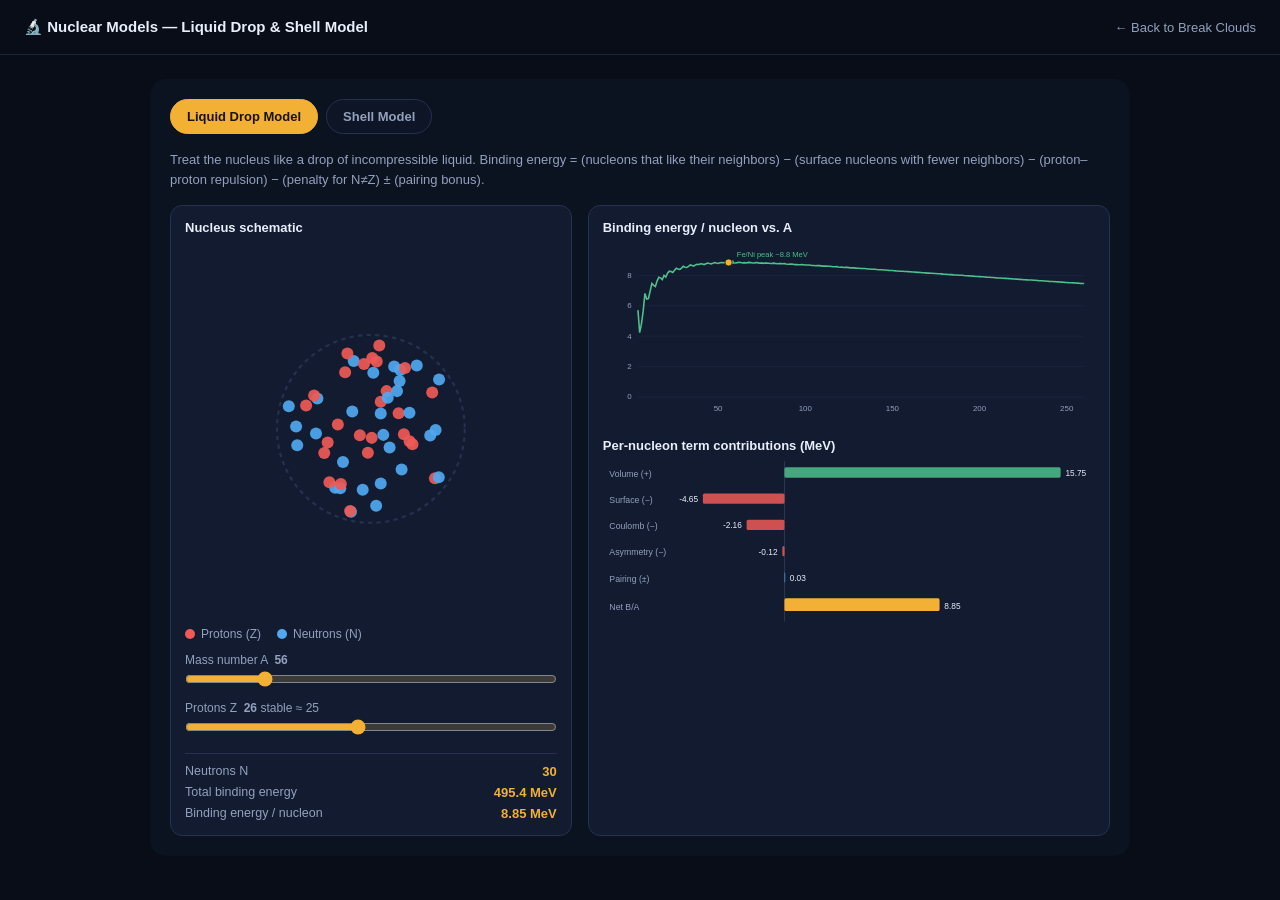
<file: tools/liquid-drop-and-shell-model.html>
<!DOCTYPE html>
<html lang="en">
<head>
<meta charset="UTF-8">
<meta name="viewport" content="width=device-width, initial-scale=1.0">
<title>Liquid Drop &amp; Shell Model — Break Clouds</title>
<link rel="icon" href="/favicon.svg" type="image/svg+xml">
<style>
  *, *::before, *::after { box-sizing: border-box; margin: 0; padding: 0; }
  body {
    background: #080d18;
    min-height: 100vh;
    display: flex; flex-direction: column;
  }
  .tool-header {
    padding: 18px 24px;
    border-bottom: 1px solid #1b2540;
    display: flex; align-items: center; justify-content: space-between;
    flex-wrap: wrap; gap: 10px;
  }
  .tool-header a {
    color: #93a1bd; text-decoration: none; font-size: 13px;
    font-family: -apple-system,BlinkMacSystemFont,"Segoe UI",Roboto,Helvetica,Arial,sans-serif;
    transition: color .15s;
  }
  .tool-header a:hover { color: #f2b134; }
  .tool-header .title {
    color: #e9eefb; font-size: 15px; font-weight: 700;
    font-family: -apple-system,BlinkMacSystemFont,"Segoe UI",Roboto,Helvetica,Arial,sans-serif;
  }
  .tool-main {
    flex: 1; padding: 24px 16px 40px;
  }
</style>
</head>
<body>
<header class="tool-header">
  <span class="title">🔬 Nuclear Models — Liquid Drop &amp; Shell Model</span>
  <a href="https://breakclouds.com/">← Back to Break Clouds</a>
</header>
<main class="tool-main">

<div class="nm-root">
<div class="nm-card">

<div class="nm-tabs">
  <button class="nm-tab active" data-tab="ldm">Liquid Drop Model</button>
  <button class="nm-tab" data-tab="shell">Shell Model</button>
</div>

<!-- ===================== LIQUID DROP MODEL TAB ===================== -->
<div class="nm-panel-wrap active" id="tab-ldm">
  <p class="nm-intro">Treat the nucleus like a drop of incompressible liquid. Binding energy = (nucleons that like their neighbors) &minus; (surface nucleons with fewer neighbors) &minus; (proton&ndash;proton repulsion) &minus; (penalty for N&ne;Z) &plusmn; (pairing bonus).</p>

  <div class="nm-grid">
    <div class="nm-box">
      <h3>Nucleus schematic</h3>
      <svg id="nucleusSvg" viewBox="0 0 260 260"></svg>
      <div class="nm-legend">
        <span><i class="nm-dot" style="background:var(--proton)"></i>Protons (Z)</span>
        <span><i class="nm-dot" style="background:var(--neutron)"></i>Neutrons (N)</span>
      </div>

      <div class="nm-controls">
        <label>Mass number A &nbsp;<b id="aVal">56</b></label>
        <input type="range" id="aSlider" min="4" max="260" value="56" step="1">
        <label>Protons Z &nbsp;<b id="zVal">26</b> <span id="zNote" class="nm-muted"></span></label>
        <input type="range" id="zSlider" min="1" max="55" value="26" step="1">
      </div>

      <div class="nm-readout">
        <div><span class="nm-muted">Neutrons N</span><b id="nVal">30</b></div>
        <div><span class="nm-muted">Total binding energy</span><b id="totalVal">495.4 MeV</b></div>
        <div><span class="nm-muted">Binding energy / nucleon</span><b id="perNucVal">8.85 MeV</b></div>
      </div>
    </div>

    <div class="nm-box">
      <h3>Binding energy / nucleon vs. A</h3>
      <svg id="curveSvg" viewBox="0 0 620 220"></svg>
      <h3>Per-nucleon term contributions (MeV)</h3>
      <svg id="barsSvg" viewBox="0 0 620 220"></svg>
    </div>
  </div>
</div>

<!-- ===================== SHELL MODEL TAB ===================== -->
<div class="nm-panel-wrap" id="tab-shell">
  <p class="nm-intro">Nucleons fill quantized energy levels, like electrons in atoms. Levels cluster into shells separated by energy gaps &mdash; a shell that is exactly full (a <b>magic number</b>) is extra stable. Slider = protons OR neutrons (each type fills its own set of levels independently).</p>

  <div class="nm-grid nm-shellgrid">
    <div class="nm-box">
      <label>Nucleon count &nbsp;<b id="nShellVal">8</b></label>
      <input type="range" id="nShellSlider" min="0" max="126" value="8" step="1">
      <div id="magicMsg" class="nm-magic-msg"></div>
      <div class="nm-chips" id="magicChips"></div>
      <div class="nm-legend" style="margin-top:10px">
        <span><i class="nm-dot" style="background:var(--gold)"></i>Filled slot</span>
        <span><i class="nm-dot nm-dot-outline"></i>Empty slot</span>
      </div>
    </div>
    <div class="nm-box nm-shellsvgbox">
      <svg id="shellSvg" viewBox="0 0 460 620"></svg>
    </div>
  </div>
</div>

</div>
</div>

<style>
.nm-root{ background:transparent; }
.nm-card{
  --bg:#0b1220; --panel:#121b30; --panel2:#0e1526; --text:#e9eefb; --muted:#93a1bd;
  --gold:#f2b134; --proton:#ef5a56; --neutron:#4fa8f0; --green:#4fbf8b; --border:#25314e;
  background:var(--bg); color:var(--text); border-radius:16px; padding:20px;
  font-family:-apple-system,BlinkMacSystemFont,"Segoe UI",Roboto,Helvetica,Arial,sans-serif;
  max-width:980px; margin:0 auto; box-sizing:border-box;
}
.nm-card *{ box-sizing:border-box; }
.nm-tabs{ display:flex; gap:8px; margin-bottom:16px; }
.nm-tab{
  background:var(--panel2); color:var(--muted); border:1px solid var(--border); padding:9px 16px;
  border-radius:999px; font-size:13px; font-weight:600; cursor:pointer; transition:all .15s ease;
}
.nm-tab:hover{ color:var(--text); }
.nm-tab.active{ background:var(--gold); color:#1a1300; border-color:var(--gold); }
.nm-panel-wrap{ display:none; }
.nm-panel-wrap.active{ display:block; }
.nm-intro{ color:var(--muted); font-size:13px; line-height:1.5; margin:0 0 16px 0; }
.nm-grid{ display:grid; grid-template-columns:1fr 1.3fr; gap:16px; }
.nm-shellgrid{ grid-template-columns:0.85fr 1.15fr; }
@media (max-width:700px){ .nm-grid, .nm-shellgrid{ grid-template-columns:1fr; } }
.nm-box{ background:var(--panel); border:1px solid var(--border); border-radius:12px; padding:14px; }
.nm-box h3{ margin:0 0 8px 0; font-size:13px; font-weight:600; color:var(--text); }
.nm-box h3:not(:first-child){ margin-top:16px; }
.nm-legend{ display:flex; gap:16px; font-size:12px; color:var(--muted); margin:8px 0; }
.nm-legend span{ display:flex; align-items:center; gap:6px; }
.nm-dot{ width:10px; height:10px; border-radius:50%; display:inline-block; }
.nm-dot-outline{ background:transparent; border:1.5px solid var(--muted); }
.nm-controls{ margin-top:12px; }
.nm-controls label{ display:block; font-size:12px; color:var(--muted); margin:10px 0 4px; }
.nm-controls input[type=range]{ width:100%; accent-color:var(--gold); }
.nm-muted{ color:var(--muted); font-weight:400; }
.nm-readout{ margin-top:14px; display:flex; flex-direction:column; gap:6px; border-top:1px solid var(--border); padding-top:10px; }
.nm-readout div{ display:flex; justify-content:space-between; font-size:12.5px; }
.nm-readout b{ color:var(--gold); font-size:13px; }
#tab-shell label{ display:block; font-size:12px; color:var(--muted); margin-bottom:6px; }
#tab-shell input[type=range]{ width:100%; accent-color:var(--gold); }
.nm-magic-msg{ margin-top:14px; padding:10px 12px; border-radius:10px; background:var(--panel2); border:1px solid var(--border); font-size:12.5px; line-height:1.5; min-height:20px; }
.nm-magic-msg.hit{ background:rgba(242,177,52,0.12); border-color:var(--gold); color:var(--gold); font-weight:600; }
.nm-chips{ display:flex; flex-wrap:wrap; gap:6px; margin-top:10px; }
.nm-chip{ font-size:11px; padding:4px 9px; border-radius:999px; border:1px solid var(--border); color:var(--muted); }
.nm-chip.closed{ border-color:var(--green); color:var(--green); }
.nm-chip.hit{ border-color:var(--gold); background:rgba(242,177,52,0.15); color:var(--gold); font-weight:700; }
.nm-shellsvgbox{ overflow-x:auto; }
svg text{ font-family:-apple-system,BlinkMacSystemFont,"Segoe UI",Roboto,sans-serif; }
</style>

<script>
(function(){
  const root = document.currentScript.previousElementSibling.tagName === 'STYLE' ? document.currentScript.parentElement : document;

  // ---------- Tabs ----------
  const tabs = document.querySelectorAll('.nm-tab');
  tabs.forEach(t=>{
    t.addEventListener('click', ()=>{
      document.querySelectorAll('.nm-tab').forEach(x=>x.classList.remove('active'));
      document.querySelectorAll('.nm-panel-wrap').forEach(x=>x.classList.remove('active'));
      t.classList.add('active');
      document.getElementById('tab-'+t.dataset.tab).classList.add('active');
    });
  });

  // ---------- Physics: Liquid Drop Model (SEMF) ----------
  const aV=15.75, aS=17.8, aC=0.711, aA=23.7, aP=11.18;
  function ldmTerms(A,Z){
    const N=A-Z;
    const volume = aV*A;
    const surface = -aS*Math.pow(A,2/3);
    const coulomb = -aC*Z*(Z-1)/Math.pow(A,1/3);
    const asymmetry = -aA*Math.pow(A-2*Z,2)/A;
    const evenZ = Z%2===0, evenN = N%2===0;
    let pairing;
    if(evenZ && evenN) pairing = aP/Math.sqrt(A);
    else if(!evenZ && !evenN) pairing = -aP/Math.sqrt(A);
    else pairing = 0;
    const total = volume+surface+coulomb+asymmetry+pairing;
    return {volume,surface,coulomb,asymmetry,pairing,total,perNucleon:total/A,N};
  }
  function zStable(A){
    const z = A/(2+0.015*Math.pow(A,2/3));
    return Math.max(1, Math.min(A-1, Math.round(z)));
  }

  // precompute stability curve once
  const curvePts = [];
  for(let A=4; A<=260; A++){
    const Z = zStable(A);
    curvePts.push({A, v: ldmTerms(A,Z).perNucleon});
  }

  // fixed random points inside unit disk for nucleus schematic (stable across re-renders)
  const NUM_PTS = 140;
  const fixedPts = [];
  (function(){
    let seed = 42;
    function rnd(){ seed = (seed*1103515245+12345)%2147483648; return seed/2147483648; }
    for(let i=0;i<NUM_PTS;i++){
      const ang = rnd()*Math.PI*2;
      const rad = Math.sqrt(rnd());
      fixedPts.push({x:Math.cos(ang)*rad, y:Math.sin(ang)*rad});
    }
  })();
  function seededShuffle(arr, seed){
    const a = arr.slice();
    let s = seed;
    function rnd(){ s=(s*1103515245+12345)%2147483648; return s/2147483648; }
    for(let i=a.length-1;i>0;i--){
      const j = Math.floor(rnd()*(i+1));
      [a[i],a[j]]=[a[j],a[i]];
    }
    return a;
  }

  const aSlider = document.getElementById('aSlider');
  const zSlider = document.getElementById('zSlider');
  const aVal = document.getElementById('aVal');
  const zVal = document.getElementById('zVal');
  const nVal = document.getElementById('nVal');
  const zNote = document.getElementById('zNote');
  const totalVal = document.getElementById('totalVal');
  const perNucVal = document.getElementById('perNucVal');
  const nucleusSvg = document.getElementById('nucleusSvg');
  const curveSvg = document.getElementById('curveSvg');
  const barsSvg = document.getElementById('barsSvg');

  function drawNucleus(A,Z){
    const N = A-Z;
    const count = Math.min(A, NUM_PTS);
    const protonsShown = Math.max(0, Math.min(count, Math.round(count*Z/A)));
    const neutronsShown = count - protonsShown;
    let colors = new Array(protonsShown).fill('p').concat(new Array(neutronsShown).fill('n'));
    colors = seededShuffle(colors, A*7+Z*13+1);
    const r = Math.max(26, 15.6*Math.pow(A,1/3));
    const cx=130, cy=130;
    let s = '<circle cx="'+cx+'" cy="'+cy+'" r="'+(r+6)+'" fill="none" stroke="#25314e" stroke-width="1.5" stroke-dasharray="3 3"/>';
    for(let i=0;i<count;i++){
      const p = fixedPts[i];
      const x = cx + p.x*r;
      const y = cy + p.y*r;
      const col = colors[i]==='p' ? 'var(--proton)' : 'var(--neutron)';
      s += '<circle cx="'+x.toFixed(1)+'" cy="'+y.toFixed(1)+'" r="4.2" fill="'+col+'" opacity="0.92"/>';
    }
    if(A>NUM_PTS){
      s += '<text x="'+cx+'" y="'+(cy+r+22)+'" text-anchor="middle" font-size="10" fill="var(--muted)">('+A+' nucleons total — sample shown)</text>';
    }
    nucleusSvg.innerHTML = s;
  }

  const CM = {l:44, r:14, t:12, b:26}, CW=620, CH=220;
  const plotW = CW-CM.l-CM.r, plotH = CH-CM.t-CM.b;
  const yDomain=[0,9.5];
  function cx_(A){ return CM.l + (A-4)/(260-4)*plotW; }
  function cy_(v){ return CM.t + (1-(v-yDomain[0])/(yDomain[1]-yDomain[0]))*plotH; }

  function drawCurve(A,Z){
    let path = 'M ' + curvePts.map(p=>cx_(p.A).toFixed(1)+','+cy_(p.v).toFixed(1)).join(' L ');
    let s = '';
    // gridlines
    [0,2,4,6,8].forEach(v=>{
      s += '<line x1="'+CM.l+'" x2="'+(CW-CM.r)+'" y1="'+cy_(v)+'" y2="'+cy_(v)+'" stroke="#1b2540" stroke-width="1"/>';
      s += '<text x="'+(CM.l-8)+'" y="'+(cy_(v)+3)+'" text-anchor="end" font-size="10" fill="var(--muted)">'+v+'</text>';
    });
    [50,100,150,200,250].forEach(a=>{
      s += '<text x="'+cx_(a)+'" y="'+(CH-8)+'" text-anchor="middle" font-size="10" fill="var(--muted)">'+a+'</text>';
    });
    s += '<text x="'+(CW/2)+'" y="'+(CH-1)+'" text-anchor="middle" font-size="10" fill="var(--muted)"></text>';
    s += '<path d="'+path+'" fill="none" stroke="var(--green)" stroke-width="2"/>';
    // peak label near A=58
    s += '<circle cx="'+cx_(58)+'" cy="'+cy_(8.86)+'" r="2.4" fill="var(--green)"/>';
    s += '<text x="'+(cx_(58)+6)+'" y="'+(cy_(8.86)-6)+'" font-size="9.5" fill="var(--green)">Fe/Ni peak ~8.8 MeV</text>';

    const t = ldmTerms(A,Z);
    const stableV = curvePts[A-4].v;
    if(Math.abs(t.perNucleon-stableV)>0.02){
      s += '<line x1="'+cx_(A)+'" x2="'+cx_(A)+'" y1="'+cy_(stableV)+'" y2="'+cy_(t.perNucleon)+'" stroke="var(--gold)" stroke-width="1.2" stroke-dasharray="2 2"/>';
    }
    s += '<circle cx="'+cx_(A)+'" cy="'+cy_(Math.max(yDomain[0],Math.min(yDomain[1],t.perNucleon)))+'" r="4.5" fill="var(--gold)" stroke="#1a1300" stroke-width="1"/>';
    curveSvg.innerHTML = s;
  }

  const BM = {l:96, r:16, t:8}, BW=620, BH=220;
  const domainMin=-6, domainMax=17, range=domainMax-domainMin;
  const bPlotW = BW-BM.l-BM.r;
  function bx_(v){ return BM.l + (v-domainMin)/range*bPlotW; }

  function drawBars(A,Z){
    const t = ldmTerms(A,Z);
    const terms = [
      {label:'Volume  (+)', v:t.volume/A, c:'var(--green)'},
      {label:'Surface  (−)', v:t.surface/A, c:'var(--proton)'},
      {label:'Coulomb  (−)', v:t.coulomb/A, c:'var(--proton)'},
      {label:'Asymmetry  (−)', v:t.asymmetry/A, c:'var(--proton)'},
      {label:'Pairing  (±)', v:t.pairing/A, c:'var(--neutron)'},
      {label:'Net B/A', v:t.perNucleon, c:'var(--gold)'}
    ];
    const rowH = 33;
    const zeroX = bx_(0);
    let s = '<line x1="'+zeroX+'" x2="'+zeroX+'" y1="0" y2="'+(rowH*terms.length+4)+'" stroke="#33405f" stroke-width="1"/>';
    terms.forEach((term,i)=>{
      const y = i*rowH + BM.t;
      const bxv = bx_(term.v);
      const x = Math.min(zeroX,bxv), w = Math.abs(bxv-zeroX);
      const barH = i===terms.length-1 ? 16 : 13;
      s += '<text x="8" y="'+(y+barH-1)+'" font-size="11" fill="var(--muted)">'+term.label+'</text>';
      s += '<rect x="'+x.toFixed(1)+'" y="'+(y)+'" width="'+Math.max(w,1).toFixed(1)+'" height="'+barH+'" rx="2" fill="'+term.c+'" opacity="'+(i===terms.length-1?1:0.85)+'"/>';
      const labelX = bxv + (term.v>=0? 6 : -6);
      const anchor = term.v>=0 ? 'start' : 'end';
      s += '<text x="'+labelX.toFixed(1)+'" y="'+(y+barH-2)+'" font-size="10.5" text-anchor="'+anchor+'" fill="var(--text)">'+term.v.toFixed(2)+'</text>';
    });
    barsSvg.setAttribute('viewBox','0 0 '+BW+' '+(rowH*terms.length+16));
    barsSvg.innerHTML = s;
  }

  function updateLDM(){
    let A = parseInt(aSlider.value,10);
    let Z = parseInt(zSlider.value,10);
    zSlider.max = A-1;
    if(Z>A-1) Z = A-1;
    if(Z<1) Z=1;
    zSlider.value = Z;
    const zs = zStable(A);
    zNote.textContent = (Z===zs) ? '(most stable for this A)' : ('stable ≈ '+zs);
    aVal.textContent = A; zVal.textContent = Z; nVal.textContent = A-Z;
    const t = ldmTerms(A,Z);
    totalVal.textContent = t.total.toFixed(1)+' MeV';
    perNucVal.textContent = t.perNucleon.toFixed(2)+' MeV';
    drawNucleus(A,Z);
    drawCurve(A,Z);
    drawBars(A,Z);
  }
  aSlider.addEventListener('input', ()=>{
    const A = parseInt(aSlider.value,10);
    zSlider.value = zStable(A);
    updateLDM();
  });
  zSlider.addEventListener('input', updateLDM);
  updateLDM();

  // ---------- Shell Model ----------
  const levels = [
    {label:'1s₁⁄₂', deg:2, group:0},
    {label:'1p₃⁄₂', deg:4, group:1},
    {label:'1p₁⁄₂', deg:2, group:1},
    {label:'1d₅⁄₂', deg:6, group:2},
    {label:'2s₁⁄₂', deg:2, group:2},
    {label:'1d₃⁄₂', deg:4, group:2},
    {label:'1f₇⁄₂', deg:8, group:3},
    {label:'2p₃⁄₂', deg:4, group:4},
    {label:'1f₅⁄₂', deg:6, group:4},
    {label:'2p₁⁄₂', deg:2, group:4},
    {label:'1g₉⁄₂', deg:10, group:4},
    {label:'1g₇⁄₂', deg:8, group:5},
    {label:'2d₅⁄₂', deg:6, group:5},
    {label:'2d₃⁄₂', deg:4, group:5},
    {label:'3s₁⁄₂', deg:2, group:5},
    {label:'1h₁₁⁄₂', deg:12, group:5},
    {label:'1h₉⁄₂', deg:10, group:6},
    {label:'2f₇⁄₂', deg:8, group:6},
    {label:'2f₅⁄₂', deg:6, group:6},
    {label:'3p₃⁄₂', deg:4, group:6},
    {label:'3p₁⁄₂', deg:2, group:6},
    {label:'1i₁₃⁄₂', deg:14, group:6}
  ];
  const magicNumbers = [2,8,20,28,50,82,126];

  const rowH=22, groupGap=16, topPad=18;
  let yOff=0, prevGroup=-1;
  const rowY = [];
  const boundaries = []; // {y, magic}
  levels.forEach((lvl,i)=>{
    if(prevGroup!==-1 && lvl.group!==prevGroup){
      boundaries.push({yOff: yOff+groupGap/2, magic: magicNumbers[prevGroup]});
      yOff += groupGap;
    }
    rowY[i] = yOff;
    yOff += rowH;
    prevGroup = lvl.group;
  });
  boundaries.push({yOff: yOff+4, magic: magicNumbers[6]}); // top boundary (126)
  const totalH = yOff;
  const svgH = totalH + topPad*2;
  function ySvg(off){ return topPad + (totalH - off); }

  const shellSvg = document.getElementById('shellSvg');
  const nShellSlider = document.getElementById('nShellSlider');
  const nShellVal = document.getElementById('nShellVal');
  const magicMsg = document.getElementById('magicMsg');
  const magicChips = document.getElementById('magicChips');

  function drawShell(N){
    let s='';
    const dotR=6.2, dotGap=16.6, dotsX0=118;
    // boundary lines
    boundaries.forEach(b=>{
      const y = ySvg(b.yOff);
      s += '<line x1="6" x2="454" y1="'+y+'" y2="'+y+'" stroke="#33405f" stroke-width="1" stroke-dasharray="4 3"/>';
      s += '<text x="454" y="'+(y-3)+'" text-anchor="end" font-size="10" fill="var(--gold)">magic '+b.magic+'</text>';
    });
    let running=0;
    levels.forEach((lvl,i)=>{
      const y = ySvg(rowY[i]) - rowH + 6;
      const filled = Math.max(0, Math.min(lvl.deg, N-running));
      running += lvl.deg;
      s += '<text x="8" y="'+(y+9)+'" font-size="11" fill="var(--muted)">'+lvl.label+'</text>';
      for(let k=0;k<lvl.deg;k++){
        const cx = dotsX0 + k*dotGap;
        if(k<filled){
          s += '<circle cx="'+cx+'" cy="'+y+'" r="'+dotR+'" fill="var(--gold)" stroke="#1a1300" stroke-width="0.8"/>';
        } else {
          s += '<circle cx="'+cx+'" cy="'+y+'" r="'+dotR+'" fill="none" stroke="var(--muted)" stroke-width="1"/>';
        }
      }
    });
    shellSvg.setAttribute('viewBox','0 0 460 '+svgH);
    shellSvg.innerHTML = s;
  }

  function drawChips(N){
    magicChips.innerHTML = magicNumbers.map(m=>{
      let cls = 'nm-chip';
      if(N===m) cls+=' hit'; else if(N>=m) cls+=' closed';
      return '<span class="'+cls+'">'+m+'</span>';
    }).join('');
  }

  function updateShell(){
    const N = parseInt(nShellSlider.value,10);
    nShellVal.textContent = N;
    drawShell(N);
    drawChips(N);
    if(magicNumbers.includes(N)){
      magicMsg.className='nm-magic-msg hit';
      magicMsg.textContent = '✨ N = '+N+' is a magic number — this shell is exactly full. Nuclei with magic proton or neutron counts (and "doubly magic" ones like Z=N=magic) are unusually stable.';
    } else {
      const next = magicNumbers.find(m=>m>N);
      magicMsg.className='nm-magic-msg';
      magicMsg.textContent = next ? ('Currently mid-shell. Next magic number is '+next+' ('+(next-N)+' more nucleons would close this shell).') : 'At the top of the modeled range.';
    }
  }
  nShellSlider.addEventListener('input', updateShell);
  updateShell();

})();
</script>

</main>
</body>
</html>
</file>
<file: style.css>
*, *::before, *::after { box-sizing: border-box; margin: 0; padding: 0; }

/* ===== Fonts ===== */
@font-face {
  font-family: 'Copernicus';
  src: url('fonts/Copernicus-Book.woff2') format('woff2');
  font-weight: 400; font-style: normal; font-display: swap;
}
@font-face {
  font-family: 'Copernicus';
  src: url('fonts/Copernicus-Medium.woff2') format('woff2');
  font-weight: 500; font-style: normal; font-display: swap;
}
@font-face {
  font-family: 'Copernicus';
  src: url('fonts/Copernicus-Semibold.woff2') format('woff2');
  font-weight: 600; font-style: normal; font-display: swap;
}
@font-face {
  font-family: 'Copernicus';
  src: url('fonts/Copernicus-Bold.woff2') format('woff2');
  font-weight: 700; font-style: normal; font-display: swap;
}

/* ===== Tokens ===== */
:root {
  --bg: #050507;
  --bg-card: #0c0c10;
  --border: #1a1a24;
  --purple: #a855f7;
  --amber: #f59e0b;
  --text: #ededf0;
  --text-dim: #8888a0;
  --text-muted: #4a4a60;
  --ease: cubic-bezier(0.16, 1, 0.3, 1);
  --ease-spring: cubic-bezier(0.34, 1.56, 0.64, 1);
  --gradient-1: linear-gradient(135deg, var(--purple) 0%, #6d28d9 50%, var(--amber) 100%);
  --purple-light: #c084fc;
  --radius: 12px;
  --radius-lg: 16px;
}

html { scroll-behavior: smooth; font-size: 16px; }

body {
  font-family: 'Copernicus', Georgia, serif;
  background: var(--bg);
  color: var(--text);
  line-height: 1.65;
  -webkit-font-smoothing: antialiased;
  overflow-x: clip;
}

/* ===== Nav ===== */
.nav {
  position: fixed; top: 0; left: 0; right: 0; z-index: 1000;
  background: transparent;
  transition: background 0.3s, border-color 0.3s;
  border-bottom: 1px solid transparent;
}
.nav.scrolled {
  background: rgba(5,5,7,0.9);
  backdrop-filter: blur(20px);
  border-bottom-color: var(--border);
}
.nav-inner {
  max-width: 1200px; margin: 0 auto; padding: 0 32px;
  height: 72px; display: flex; align-items: center; gap: 40px;
}
.logo {
  display: flex; align-items: center; gap: 10px;
  font-weight: 700; font-size: 16px; color: var(--text);
  text-decoration: none; letter-spacing: -0.3px;
}
.nav-links { display: flex; gap: 32px; }
.nav-links a {
  color: var(--text-muted); text-decoration: none; font-size: 13px;
  font-weight: 500; letter-spacing: 1px; text-transform: uppercase;
  transition: color 0.3s;
}
.nav-links a:hover { color: var(--text); }
.nav-actions { margin-left: auto; display: flex; gap: 16px; align-items: center; }

/* ===== Hamburger ===== */
.hamburger {
  display: none; flex-direction: column; gap: 5px;
  background: none; border: none; cursor: pointer; padding: 8px;
  margin-left: auto; z-index: 1100;
}
.hamburger span {
  display: block; width: 24px; height: 2px;
  background: var(--text); border-radius: 2px;
  transition: transform 0.4s var(--ease-spring), opacity 0.2s;
}
.hamburger.active span:nth-child(1) { transform: translateY(7px) rotate(45deg); }
.hamburger.active span:nth-child(2) { opacity: 0; }
.hamburger.active span:nth-child(3) { transform: translateY(-7px) rotate(-45deg); }

/* ===== Mobile Overlay ===== */
.mobile-overlay {
  position: fixed; inset: 0; z-index: 1050;
  background: rgba(5,5,7,0.98);
  backdrop-filter: blur(40px);
  display: flex; align-items: center; justify-content: center;
  opacity: 0; visibility: hidden; transition: opacity 0.4s, visibility 0.4s;
}
.mobile-overlay.active { opacity: 1; visibility: visible; }
.mobile-nav-content { display: flex; flex-direction: column; align-items: center; gap: 8px; }
.mobile-nav-link {
  color: var(--text-dim); text-decoration: none; font-size: 28px; font-weight: 700;
  padding: 12px 32px; transition: color 0.2s; letter-spacing: -1px;
}
.mobile-nav-link:hover { color: var(--text); }
.mobile-nav-divider { width: 40px; height: 1px; background: var(--border); margin: 16px 0; }
.mobile-cta { margin-top: 16px; }

/* ===== Buttons ===== */
.btn-primary {
  display: inline-flex; align-items: center; gap: 8px;
  background: var(--text); color: var(--bg);
  padding: 14px 32px; border-radius: 100px; border: none;
  font-size: 14px; font-weight: 700; letter-spacing: -0.3px;
  cursor: pointer; text-decoration: none;
  transition: transform 0.3s var(--ease-spring), box-shadow 0.3s;
}
.btn-primary:hover {
  transform: scale(1.04);
  box-shadow: 0 0 40px rgba(255,255,255,0.15);
}
.btn-ghost {
  color: var(--text-dim); text-decoration: none; font-size: 13px;
  font-weight: 500; letter-spacing: 0.5px; text-transform: uppercase;
  transition: color 0.2s;
}
.btn-ghost:hover { color: var(--text); }
.btn-outline {
  display: inline-flex; align-items: center; gap: 8px;
  background: transparent; color: var(--text);
  border: 1px solid var(--border); padding: 14px 32px;
  border-radius: 100px; font-size: 14px; font-weight: 600;
  cursor: pointer; text-decoration: none;
  transition: border-color 0.3s, background 0.3s, transform 0.3s var(--ease-spring);
}
.btn-outline:hover {
  border-color: var(--text-muted); background: rgba(255,255,255,0.03);
  transform: scale(1.02);
}
.btn-lg { padding: 16px 36px; font-size: 15px; }

/* ===== HERO — Editorial Asymmetry ===== */
.hero {
  min-height: 100vh;
  display: flex; flex-direction: column;
  justify-content: center;
  align-items: center;
  position: relative;
  padding: 140px 32px 80px;
  /* Full-width background, content centered via hero-row */
}
.hero-bg {
  position: absolute; inset: 0; z-index: -1;
  background:
    radial-gradient(circle 600px at 15% 30%, rgba(168,85,247,0.12) 0%, transparent 70%),
    radial-gradient(circle 400px at 85% 70%, rgba(245,158,11,0.06) 0%, transparent 70%);
  pointer-events: none;
}

/* Giant background text — editorial trick */
.hero::before {
  content: 'BREAK';
  position: absolute; top: 8%; left: 50%;
  transform: translateX(-50%);
  font-size: clamp(100px, 15vw, 220px);
  font-weight: 900; letter-spacing: -6px;
  color: rgba(255,255,255,0.02);
  line-height: 1; pointer-events: none;
  z-index: 0;
  white-space: nowrap;
}

.hero-row {
  display: grid;
  grid-template-columns: 1fr 0.7fr;
  gap: 60px; align-items: center;
  position: relative; z-index: 1;
  max-width: 1200px; width: 100%;
  margin: 0 auto;
}
.hero-content { position: relative; }
.hero-badge {
  display: inline-flex; align-items: center; gap: 8px;
  background: rgba(245,158,11,0.08); border: 1px solid rgba(245,158,11,0.15);
  color: var(--amber); font-size: 11px; font-weight: 600;
  padding: 6px 16px; border-radius: 100px; margin-bottom: 32px;
  letter-spacing: 2px; text-transform: uppercase;
}
.badge-dot {
  width: 6px; height: 6px; background: var(--amber); border-radius: 50%;
  box-shadow: 0 0 10px var(--amber);
  animation: pulse 2s ease-in-out infinite;
}
@keyframes pulse {
  0%, 100% { opacity: 1; }
  50% { opacity: 0.4; }
}

.hero h1 {
  font-size: clamp(48px, 7vw, 80px);
  font-weight: 900; line-height: 0.95;
  letter-spacing: -4px; margin-bottom: 28px;
}
.hero h1 .line2 {
  display: block;
  background: linear-gradient(135deg, var(--purple) 0%, #6d28d9 50%, var(--amber) 100%);
  -webkit-background-clip: text; -webkit-text-fill-color: transparent;
  background-clip: text;
}
.hero-desc {
  font-size: 17px; color: var(--text-dim); line-height: 1.8;
  margin-bottom: 40px; max-width: 460px;
}
.hero-btns { display: flex; gap: 14px; margin-bottom: 48px; flex-wrap: wrap; }
.hero-tags { display: flex; gap: 8px; flex-wrap: wrap; }
.tag {
  background: rgba(255,255,255,0.04); border: 1px solid rgba(255,255,255,0.06);
  color: var(--text-dim); font-size: 11px; padding: 5px 14px;
  border-radius: 100px; font-weight: 500; letter-spacing: 0.5px;
  transition: background 0.2s, color 0.2s;
}
.tag:hover { background: rgba(255,255,255,0.08); color: var(--text); }

/* Code preview */
.hero-preview { display: flex; justify-content: flex-end; }
.preview-window {
  background: var(--bg-card); border: 1px solid var(--border);
  border-radius: 20px; overflow: hidden; width: 420px; max-width: 100%;
  box-shadow: 0 30px 80px rgba(0,0,0,0.6);
  transform: perspective(800px) rotateY(-3deg) rotateX(1deg);
  transition: transform 0.6s var(--ease);
}
.preview-window:hover {
  transform: perspective(800px) rotateY(0) rotateX(0);
}
.preview-bar {
  height: 36px; background: rgba(12,12,16,0.9);
  border-bottom: 1px solid var(--border);
  display: flex; align-items: center; gap: 7px; padding: 0 14px;
}
.preview-bar span { width: 10px; height: 10px; border-radius: 50%; }
.preview-bar span:nth-child(1) { background: #ff5f56; }
.preview-bar span:nth-child(2) { background: #ffbd2e; }
.preview-bar span:nth-child(3) { background: #27c93f; }
.preview-code {
  padding: 20px 24px;
  font-family: 'SF Mono', 'Fira Code', 'Cascadia Code', monospace;
  font-size: 12.5px; line-height: 2.2;
}
.line { display: block; }
.keyword { color: #c084fc; }
.string { color: #6ee7b7; }
.fn { color: #f9a8d4; }
.comment { color: #3a3a4a; }

/* ===== Scrolling Marquee ===== */
.marquee {
  border-top: 1px solid var(--border);
  border-bottom: 1px solid var(--border);
  padding: 18px 0; overflow: hidden;
  position: relative;
}
.marquee-track {
  display: flex; gap: 60px;
  animation: marquee 25s linear infinite;
  white-space: nowrap;
}
.marquee-item {
  font-size: 13px; font-weight: 600; color: var(--text-muted);
  letter-spacing: 3px; text-transform: uppercase;
  flex-shrink: 0;
}
.marquee-item .dot {
  display: inline-block; width: 4px; height: 4px;
  background: var(--purple); border-radius: 50%;
  margin: 0 24px; vertical-align: middle;
}
@keyframes marquee {
  0% { transform: translateX(0); }
  100% { transform: translateX(-50%); }
}

/* ===== Section Base ===== */
.section-pad { padding: 120px 32px; }
.section-pad-lg { padding: 160px 32px; }
.section-title {
  font-size: clamp(32px, 5vw, 56px);
  font-weight: 900; letter-spacing: -3px;
  line-height: 1; margin-bottom: 16px;
}
.section-desc {
  color: var(--text-dim); font-size: 16px;
  max-width: 440px; line-height: 1.75;
}
.gradient-text {
  background: linear-gradient(135deg, var(--purple) 0%, var(--amber) 100%);
  -webkit-background-clip: text; -webkit-text-fill-color: transparent;
  background-clip: text;
}

/* ===== About — Editorial Split ===== */
.about { max-width: 1200px; margin: 0 auto; }
.about-grid {
  display: grid; grid-template-columns: 1fr 1fr;
  gap: 80px; align-items: start; margin-top: 64px;
}
.about-text p {
  color: var(--text-dim); font-size: 16px; line-height: 1.9;
  margin-bottom: 24px;
}
.about-text strong { color: var(--text); }
.about-stats {
  display: flex; gap: 48px; margin-top: 40px;
  padding-top: 32px; border-top: 1px solid var(--border);
}
.astat {
  font-size: 11px; color: var(--text-muted); font-weight: 500;
  letter-spacing: 1px; text-transform: uppercase;
}
.astat span {
  display: block; font-size: 36px; font-weight: 900; color: var(--text);
  letter-spacing: -2px; margin-bottom: 4px;
}

.about-card {
  background: var(--bg-card); border: 1px solid var(--border);
  border-radius: 24px; padding: 48px; text-align: center;
  position: sticky; top: 100px;
}
.about-avatar {
  width: 80px; height: 80px; border-radius: 50%;
  background: linear-gradient(135deg, var(--purple), var(--amber));
  margin: 0 auto 20px;
  display: flex; align-items: center; justify-content: center;
  font-size: 36px; font-weight: 900; color: #fff;
}
.about-avatar::before { content: "B"; }
.about-card h3 { font-size: 20px; font-weight: 700; margin-bottom: 4px; letter-spacing: -0.5px; }
.about-role {
  color: var(--purple); font-size: 12px; margin-bottom: 24px;
  letter-spacing: 2px; text-transform: uppercase;
}
.about-links { display: flex; gap: 10px; justify-content: center; flex-wrap: wrap; }
.about-links a {
  color: var(--text-dim); text-decoration: none; font-size: 12px; font-weight: 500;
  padding: 8px 16px; border: 1px solid var(--border); border-radius: 100px;
  transition: all 0.3s; letter-spacing: 0.5px;
}
.about-links a:hover {
  border-color: var(--text-muted); color: var(--text);
  background: rgba(255,255,255,0.03);
}

/* ===== Skills ===== */
.skills { max-width: 1100px; margin: 0 auto; }
.skill-cats {
  display: grid; grid-template-columns: 1fr 1fr;
  gap: 2px; margin-top: 48px;
  background: var(--border); border-radius: 20px; overflow: hidden;
}
.skill-cat {
  background: var(--bg); padding: 36px;
  transition: background 0.3s;
}
.skill-cat:hover { background: var(--bg-card); }
.skill-cat h3 {
  font-size: 14px; font-weight: 700; margin-bottom: 20px;
  letter-spacing: -0.3px; color: var(--text);
}
.skill-tags { display: flex; flex-wrap: wrap; gap: 6px; }
.skill-tags span {
  background: rgba(255,255,255,0.04); border: 1px solid rgba(255,255,255,0.06);
  color: var(--text-dim); font-size: 11px; padding: 5px 12px;
  border-radius: 6px; font-weight: 500;
  transition: all 0.2s;
}
.skill-tags span:hover {
  background: rgba(168,85,247,0.1); color: var(--text);
  border-color: rgba(168,85,247,0.2);
}

/* ===== Projects ===== */
.projects { max-width: 1200px; margin: 0 auto; }
.project-grid {
  display: grid; grid-template-columns: 1fr 1fr;
  gap: 2px; margin-top: 48px;
  background: var(--border); border-radius: 24px; overflow: hidden;
}
.project-card {
  background: var(--bg); overflow: hidden;
  transition: background 0.4s;
}
.project-card:hover { background: var(--bg-card); }
.project-img {
  height: 200px; position: relative;
  background: linear-gradient(135deg, #0a0a12 0%, #060608 100%);
  display: flex; align-items: center; justify-content: center;
  overflow: hidden;
}
.project-img::after {
  font-size: 64px; opacity: 0.15;
  transition: opacity 0.4s, transform 0.4s var(--ease-spring);
}
.project-card:hover .project-img::after {
  opacity: 0.3; transform: scale(1.1);
}
.project-img.img-agent::after { content: "🧠"; }
.project-img.img-rag::after { content: "🔗"; }
.project-img.img-data::after { content: "📊"; }
.project-img.img-llm::after { content: "📖"; }
.project-info { padding: 28px; }
.project-tag {
  font-size: 10px; color: var(--amber); font-weight: 700;
  letter-spacing: 2px; text-transform: uppercase; margin-bottom: 12px;
}
.project-info h3 {
  font-size: 18px; font-weight: 700; margin-bottom: 10px; letter-spacing: -0.5px;
}
.project-info p {
  color: var(--text-dim); font-size: 13px; line-height: 1.8; margin-bottom: 20px;
}
.project-tech { display: flex; gap: 6px; flex-wrap: wrap; margin-bottom: 20px; }
.project-tech span {
  background: rgba(255,255,255,0.04); color: var(--text-muted); font-size: 10px;
  padding: 3px 10px; border-radius: 4px; font-weight: 500;
}
.project-link {
  color: var(--purple); text-decoration: none; font-size: 13px; font-weight: 600;
  transition: color 0.2s; display: inline-flex; align-items: center; gap: 6px;
}
.project-link:hover { color: var(--text); }
.project-link svg {
  width: 14px; height: 14px; transition: transform 0.3s var(--ease-spring);
}
.project-link:hover svg { transform: translateX(4px); }

/* ===== Contact ===== */
.contact {
  position: relative; padding: 160px 32px;
  text-align: center; overflow: hidden;
}
.contact::before {
  content: 'TALK';
  position: absolute; top: 10%; left: 50%;
  transform: translateX(-50%);
  font-size: clamp(100px, 15vw, 200px);
  font-weight: 900; letter-spacing: -6px;
  color: rgba(255,255,255,0.015);
  pointer-events: none;
}
.cta-content { position: relative; z-index: 1; }
.contact h2 {
  font-size: clamp(32px, 5vw, 56px); font-weight: 900;
  letter-spacing: -3px; margin-bottom: 16px;
}
.contact p {
  color: var(--text-dim); font-size: 16px;
  max-width: 400px; margin: 0 auto 56px; line-height: 1.8;
}
.contact-links { display: flex; gap: 2px; justify-content: center; flex-wrap: wrap; }
.contact-link-item {
  display: flex; flex-direction: column; align-items: center; gap: 8px;
  background: var(--bg); border: 1px solid var(--border);
  border-radius: 20px; padding: 32px 36px; text-decoration: none;
  min-width: 160px; transition: all 0.3s;
}
.contact-link-item:hover {
  background: var(--bg-card); border-color: var(--text-muted);
  transform: translateY(-4px);
}
.contact-icon { font-size: 22px; }
.contact-link-item span:not(.contact-icon) {
  font-size: 15px; font-weight: 700; color: var(--text); letter-spacing: -0.3px;
}
.contact-link-item small { font-size: 11px; color: var(--text-muted); }

/* ===== Footer ===== */
footer {
  border-top: 1px solid var(--border);
  padding: 64px 32px; text-align: center;
}
.footer-inner { max-width: 600px; margin: 0 auto; }
.footer-inner p { color: var(--text-muted); font-size: 13px; margin-bottom: 8px; }
.footer-social { display: flex; gap: 24px; justify-content: center; margin: 20px 0; }
.footer-social a {
  color: var(--text-muted); text-decoration: none; font-size: 12px;
  letter-spacing: 1px; text-transform: uppercase; font-weight: 500;
  transition: color 0.2s;
}
.footer-social a:hover { color: var(--text); }
.footer-copy { color: var(--text-muted); font-size: 11px; margin-top: 16px; letter-spacing: 1px; }

/* ===== Scroll-to-Top ===== */
.scroll-top {
  position: fixed; bottom: 32px; right: 32px; z-index: 900;
  width: 48px; height: 48px; border-radius: 50%;
  background: var(--bg-card); border: 1px solid var(--border);
  color: var(--text-dim); cursor: pointer;
  display: flex; align-items: center; justify-content: center;
  opacity: 0; visibility: hidden; transform: translateY(16px);
  transition: all 0.4s var(--ease-spring);
}
.scroll-top.visible { opacity: 1; visibility: visible; transform: translateY(0); }
.scroll-top:hover { border-color: var(--text-muted); color: var(--text); }

/* ===== Scroll Reveal ===== */
.reveal {
  opacity: 0; transform: translateY(50px);
  transition: opacity 0.8s var(--ease), transform 0.8s var(--ease);
}
.reveal.revealed { opacity: 1; transform: translateY(0); }
.reveal-delay-1 { transition-delay: 0.15s; }
.reveal-delay-2 { transition-delay: 0.3s; }

/* ===== Responsive ===== */
@media (max-width: 900px) {
  .hero-row { grid-template-columns: 1fr; gap: 40px; }
  .hero-preview { justify-content: center; }
  .about-grid { grid-template-columns: 1fr; gap: 48px; }
  .about-card { position: static; }
  .skill-cats { grid-template-columns: 1fr; }
  .project-grid { grid-template-columns: 1fr; }
  .contact-links { flex-direction: column; align-items: center; }
}

@media (max-width: 768px) {
  .nav-links, .nav-actions { display: none; }
  .hamburger { display: flex; }
  .hero { padding-top: 100px; }
  .hero h1 { letter-spacing: -2px; }
  .preview-window { width: 100%; transform: none; }
  .preview-window:hover { transform: none; }
  .section-pad { padding: 80px 24px; }
  .section-pad-lg { padding: 100px 24px; }
}

@media (max-width: 480px) {
  .hero h1 { font-size: 36px; letter-spacing: -1.5px; }
  .hero-btns { flex-direction: column; align-items: flex-start; }
  .about-stats { gap: 24px; flex-wrap: wrap; }
  .contact-link-item { min-width: auto; width: 100%; max-width: 280px; }
}
</file>
<file: backup-2026-06-16/style.css>
*, *::before, *::after { box-sizing: border-box; margin: 0; padding: 0; }

/* ===== Copernicus Font ===== */
@font-face {
  font-family: 'Copernicus';
  src: url('fonts/Copernicus-Book.woff2') format('woff2');
  font-weight: 400;
  font-style: normal;
  font-display: swap;
}
@font-face {
  font-family: 'Copernicus';
  src: url('fonts/Copernicus-Medium.woff2') format('woff2');
  font-weight: 500;
  font-style: normal;
  font-display: swap;
}
@font-face {
  font-family: 'Copernicus';
  src: url('fonts/Copernicus-Semibold.woff2') format('woff2');
  font-weight: 600;
  font-style: normal;
  font-display: swap;
}
@font-face {
  font-family: 'Copernicus';
  src: url('fonts/Copernicus-Bold.woff2') format('woff2');
  font-weight: 700;
  font-style: normal;
  font-display: swap;
}

:root {
  --bg: #09090b;
  --bg-card: #131318;
  --bg-card-hover: #1a1a22;
  --border: #252530;
  --purple: #a855f7;
  --purple-dark: #7c3aed;
  --purple-light: #c084fc;
  --text: #f4f4f5;
  --text-dim: #a1a1aa;
  --text-muted: #71717a;
  --gradient-1: linear-gradient(135deg, #a855f7 0%, #7c3aed 50%, #4f46e5 100%);
  --radius: 12px;
  --radius-lg: 20px;
}

html { scroll-behavior: smooth; }

body {
  font-family: 'Copernicus', Georgia, 'Times New Roman', serif;
  background: var(--bg);
  color: var(--text);
  line-height: 1.6;
  -webkit-font-smoothing: antialiased;
  overflow-x: hidden;
}

/* ===== Nav ===== */
.nav {
  position: fixed; top: 0; left: 0; right: 0; z-index: 1000;
  background: rgba(9,9,11,0.85); backdrop-filter: blur(20px); -webkit-backdrop-filter: blur(20px);
  border-bottom: 1px solid var(--border);
}
.nav-inner {
  max-width: 1200px; margin: 0 auto; padding: 0 24px;
  height: 64px; display: flex; align-items: center; gap: 40px;
}
.logo {
  display: flex; align-items: center; gap: 10px;
  font-weight: 700; font-size: 18px; color: var(--text); text-decoration: none; letter-spacing: -0.5px;
}
.nav-links { display: flex; gap: 32px; }
.nav-links a {
  color: var(--text-dim); text-decoration: none; font-size: 14px; font-weight: 500; transition: color 0.2s;
}
.nav-links a:hover { color: var(--text); }
.nav-actions { margin-left: auto; display: flex; gap: 12px; align-items: center; }

/* ===== Hamburger ===== */
.hamburger {
  display: none;
  flex-direction: column; gap: 5px;
  background: none; border: none; cursor: pointer; padding: 8px;
  margin-left: auto; z-index: 1100;
}
.hamburger span {
  display: block; width: 24px; height: 2px;
  background: var(--text); border-radius: 2px;
  transition: transform 0.3s, opacity 0.3s;
}
.hamburger.active span:nth-child(1) {
  transform: translateY(7px) rotate(45deg);
}
.hamburger.active span:nth-child(2) {
  opacity: 0;
}
.hamburger.active span:nth-child(3) {
  transform: translateY(-7px) rotate(-45deg);
}

/* ===== Mobile Overlay ===== */
.mobile-overlay {
  position: fixed; inset: 0; z-index: 1050;
  background: rgba(9,9,11,0.95); backdrop-filter: blur(20px); -webkit-backdrop-filter: blur(20px);
  display: flex; align-items: center; justify-content: center;
  opacity: 0; visibility: hidden;
  transition: opacity 0.35s, visibility 0.35s;
}
.mobile-overlay.active { opacity: 1; visibility: visible; }
.mobile-nav-content {
  display: flex; flex-direction: column; align-items: center; gap: 8px;
}
.mobile-nav-link {
  color: var(--text-dim); text-decoration: none; font-size: 24px; font-weight: 600;
  padding: 12px 32px; transition: color 0.2s;
}
.mobile-nav-link:hover { color: var(--text); }
.mobile-nav-divider {
  width: 40px; height: 1px; background: var(--border); margin: 12px 0;
}
.mobile-cta { margin-top: 16px; }

/* ===== Buttons ===== */
.btn-primary {
  background: var(--gradient-1); color: #fff; border: none;
  padding: 10px 22px; border-radius: 8px; font-size: 14px; font-weight: 600;
  cursor: pointer; text-decoration: none; display: inline-block;
  transition: opacity 0.2s, transform 0.2s, box-shadow 0.2s;
  box-shadow: 0 0 20px rgba(168,85,247,0.3);
}
.btn-primary:hover { opacity: 0.9; transform: translateY(-1px); box-shadow: 0 0 30px rgba(168,85,247,0.5); }
.btn-ghost { color: var(--text-dim); text-decoration: none; font-size: 14px; font-weight: 500; transition: color 0.2s; }
.btn-ghost:hover { color: var(--text); }
.btn-outline {
  background: transparent; color: var(--text); border: 1px solid var(--border);
  padding: 10px 22px; border-radius: 8px; font-size: 14px; font-weight: 600;
  cursor: pointer; text-decoration: none; display: inline-block;
  transition: border-color 0.2s, background 0.2s;
}
.btn-outline:hover { border-color: var(--purple); background: rgba(168,85,247,0.05); }
.btn-lg { padding: 14px 32px; font-size: 16px; border-radius: 10px; }

/* ===== Hero ===== */
.hero {
  min-height: 100vh; display: flex; align-items: center; justify-content: center;
  position: relative; padding: 120px 24px 80px; overflow: hidden;
  gap: 80px; flex-wrap: wrap;
}
.hero-bg {
  position: absolute; inset: 0;
  background:
    radial-gradient(ellipse 80% 60% at 50% 0%, rgba(124,58,237,0.15) 0%, transparent 60%),
    radial-gradient(ellipse 60% 50% at 80% 100%, rgba(168,85,247,0.08) 0%, transparent 60%);
  pointer-events: none;
}
.hero-content { position: relative; z-index: 1; max-width: 560px; }
.hero-badge {
  display: inline-flex; align-items: center; gap: 8px;
  background: rgba(168,85,247,0.1); border: 1px solid rgba(168,85,247,0.2);
  color: var(--purple-light); font-size: 13px; font-weight: 500;
  padding: 6px 16px; border-radius: 100px; margin-bottom: 24px;
}
.badge-dot { width: 6px; height: 6px; background: var(--purple); border-radius: 50%; box-shadow: 0 0 8px var(--purple); }
.hero h1 { font-size: clamp(42px, 6vw, 64px); font-weight: 900; line-height: 1.08; letter-spacing: -2px; margin-bottom: 20px; }
.gradient-text { background: var(--gradient-1); -webkit-background-clip: text; -webkit-text-fill-color: transparent; background-clip: text; }
.hero-desc { font-size: 17px; color: var(--text-dim); line-height: 1.7; margin-bottom: 32px; }
.hero-btns { display: flex; gap: 16px; margin-bottom: 36px; flex-wrap: wrap; }

.hero-tags { display: flex; gap: 10px; flex-wrap: wrap; }
.tag {
  background: rgba(168,85,247,0.08); border: 1px solid rgba(168,85,247,0.18);
  color: var(--purple-light); font-size: 13px; padding: 5px 14px; border-radius: 100px;
  font-weight: 500; letter-spacing: 0.2px;
}

/* ===== Preview Window ===== */
.hero-preview { position: relative; z-index: 1; }
.preview-window {
  background: var(--bg-card); border: 1px solid var(--border);
  border-radius: var(--radius-lg); overflow: hidden; width: 480px; max-width: 100%;
  box-shadow: 0 0 80px rgba(168,85,247,0.08), 0 20px 60px rgba(0,0,0,0.4);
}
.preview-bar {
  height: 36px; background: #0f0f15; border-bottom: 1px solid var(--border);
  display: flex; align-items: center; gap: 8px; padding: 0 16px;
}
.preview-bar span { width: 10px; height: 10px; border-radius: 50%; }
.preview-bar span:nth-child(1) { background: #ff5f56; }
.preview-bar span:nth-child(2) { background: #ffbd2e; }
.preview-bar span:nth-child(3) { background: #27c93f; }
.preview-code { padding: 24px; font-family: 'SF Mono', 'Fira Code', monospace; font-size: 13px; line-height: 2; }
.line { display: block; }
.keyword { color: #c084fc; }
.string { color: #6ee7b7; }
.fn { color: #f9a8d4; }
.comment { color: #555; }

/* ===== Sections ===== */
section { padding: 100px 24px; }
.section-title { font-size: clamp(28px, 4vw, 42px); font-weight: 800; text-align: center; letter-spacing: -1px; margin-bottom: 12px; }
.section-desc { text-align: center; color: var(--text-dim); font-size: 17px; max-width: 520px; margin: 0 auto 56px; }

/* ===== About ===== */
.about { max-width: 1100px; margin: 0 auto; }
.about-grid { display: grid; grid-template-columns: 1.2fr 0.8fr; gap: 60px; align-items: start; margin-top: 48px; }
.about-text p { color: var(--text-dim); font-size: 16px; line-height: 1.8; margin-bottom: 16px; }
.about-text strong { color: var(--text); }
.about-stats { display: flex; gap: 40px; margin-top: 28px; }
.astat span { display: block; font-size: 26px; font-weight: 800; background: var(--gradient-1); -webkit-background-clip: text; -webkit-text-fill-color: transparent; background-clip: text; }
.astat { font-size: 13px; color: var(--text-muted); font-weight: 500; }

.about-card {
  background: var(--bg-card); border: 1px solid var(--border); border-radius: var(--radius-lg);
  padding: 40px; text-align: center; position: sticky; top: 100px;
}
.about-avatar {
  width: 80px; height: 80px; border-radius: 50%;
  background: var(--gradient-1); margin: 0 auto 16px;
  display: flex; align-items: center; justify-content: center;
  font-size: 36px; font-weight: 900; color: #fff;
}
.about-avatar::before { content: "B"; }
.about-card h3 { font-size: 20px; font-weight: 700; margin-bottom: 4px; }
.about-role { color: var(--purple-light); font-size: 14px; margin-bottom: 20px; }
.about-links { display: flex; gap: 16px; justify-content: center; flex-wrap: wrap; }
.about-links a {
  color: var(--text-dim); text-decoration: none; font-size: 13px; font-weight: 500;
  padding: 6px 16px; border: 1px solid var(--border); border-radius: 8px;
  transition: border-color 0.2s, color 0.2s;
}
.about-links a:hover { border-color: var(--purple); color: var(--text); }

/* ===== Skills ===== */
.skills { max-width: 1000px; margin: 0 auto; }
.skill-cats { display: grid; grid-template-columns: 1fr 1fr; gap: 20px; margin-top: 16px; }
.skill-cat {
  background: var(--bg-card); border: 1px solid var(--border); border-radius: var(--radius);
  padding: 28px; transition: border-color 0.3s;
}
.skill-cat:hover { border-color: rgba(168,85,247,0.4); }
.skill-cat h3 { font-size: 16px; font-weight: 700; margin-bottom: 16px; }
.skill-tags { display: flex; flex-wrap: wrap; gap: 8px; }
.skill-tags span {
  background: rgba(168,85,247,0.06); border: 1px solid rgba(168,85,247,0.15);
  color: var(--text-dim); font-size: 12px; padding: 4px 12px; border-radius: 6px;
  font-weight: 500; transition: background 0.2s, color 0.2s;
}
.skill-tags span:hover { background: rgba(168,85,247,0.15); color: var(--text); }

/* ===== Projects ===== */
.projects { max-width: 1100px; margin: 0 auto; }
.project-grid { display: grid; grid-template-columns: 1fr 1fr; gap: 20px; }
.project-card {
  background: var(--bg-card); border: 1px solid var(--border); border-radius: var(--radius-lg);
  overflow: hidden; transition: border-color 0.3s, transform 0.3s;
}
.project-card:hover { border-color: var(--purple); transform: translateY(-4px); }
.project-img {
  height: 160px; position: relative;
  background: linear-gradient(135deg, #1a1025 0%, #0d0d1a 100%);
  display: flex; align-items: center; justify-content: center;
  overflow: hidden;
}
.project-img::after {
  font-size: 60px; opacity: 0.3;
}
.project-img.img-agent::after { content: "🧠"; }
.project-img.img-rag::after { content: "🔗"; }
.project-img.img-data::after { content: "📊"; }
.project-img.img-llm::after { content: "📖"; }
.project-info { padding: 24px; }
.project-tag { font-size: 11px; color: var(--purple-light); font-weight: 600; letter-spacing: 1px; text-transform: uppercase; margin-bottom: 8px; }
.project-info h3 { font-size: 18px; font-weight: 700; margin-bottom: 8px; }
.project-info p { color: var(--text-dim); font-size: 14px; line-height: 1.7; margin-bottom: 16px; }
.project-tech { display: flex; gap: 8px; flex-wrap: wrap; margin-bottom: 16px; }
.project-tech span {
  background: rgba(168,85,247,0.08); color: var(--text-dim); font-size: 11px;
  padding: 3px 10px; border-radius: 4px; font-weight: 500;
}
.project-link {
  color: var(--purple-light); text-decoration: none; font-size: 14px; font-weight: 600;
  transition: color 0.2s;
}
.project-link:hover { color: var(--text); }

/* ===== Contact ===== */
.contact { position: relative; padding: 100px 24px; text-align: center; overflow: hidden; }
.cta-bg {
  position: absolute; inset: 0;
  background:
    radial-gradient(ellipse 60% 50% at 50% 50%, rgba(124,58,237,0.12) 0%, transparent 70%),
    radial-gradient(ellipse 80% 60% at 50% 0%, rgba(168,85,247,0.06) 0%, transparent 60%);
  pointer-events: none;
}
.cta-content { position: relative; z-index: 1; }
.contact h2 { font-size: clamp(28px, 4vw, 42px); font-weight: 900; letter-spacing: -1px; margin-bottom: 12px; }
.contact p { color: var(--text-dim); font-size: 17px; max-width: 480px; margin: 0 auto 40px; }
.contact-links { display: flex; gap: 16px; justify-content: center; flex-wrap: wrap; }
.contact-link-item {
  display: flex; flex-direction: column; align-items: center; gap: 6px;
  background: var(--bg-card); border: 1px solid var(--border); border-radius: var(--radius);
  padding: 28px 32px; text-decoration: none; min-width: 180px;
  transition: border-color 0.3s, transform 0.3s;
}
.contact-link-item:hover { border-color: var(--purple); transform: translateY(-4px); }
.contact-icon { font-size: 28px; }
.contact-link-item span:not(.contact-icon) { font-size: 16px; font-weight: 600; color: var(--text); }
.contact-link-item small { font-size: 12px; color: var(--text-muted); }

/* ===== Footer ===== */
footer { border-top: 1px solid var(--border); padding: 48px 24px; text-align: center; }
.footer-inner { max-width: 600px; margin: 0 auto; }
.footer-inner p { color: var(--text-dim); font-size: 14px; margin-bottom: 6px; }
.footer-social { display: flex; gap: 20px; justify-content: center; margin: 16px 0; }
.footer-social a { color: var(--text-muted); text-decoration: none; font-size: 14px; transition: color 0.2s; }
.footer-social a:hover { color: var(--purple-light); }
.footer-copy { color: var(--text-muted); font-size: 12px; margin-top: 12px; }

/* ===== Scroll-to-Top ===== */
.scroll-top {
  position: fixed; bottom: 32px; right: 32px; z-index: 900;
  width: 48px; height: 48px; border-radius: 50%;
  background: var(--bg-card); border: 1px solid var(--border);
  color: var(--text-dim); cursor: pointer;
  display: flex; align-items: center; justify-content: center;
  opacity: 0; visibility: hidden; transform: translateY(16px);
  transition: opacity 0.3s, visibility 0.3s, transform 0.3s, border-color 0.2s, color 0.2s;
  box-shadow: 0 4px 24px rgba(0,0,0,0.4);
}
.scroll-top.visible {
  opacity: 1; visibility: visible; transform: translateY(0);
}
.scroll-top:hover {
  border-color: var(--purple); color: var(--text);
}

/* ===== Scroll Reveal ===== */
.reveal {
  opacity: 0; transform: translateY(32px);
  transition: opacity 0.7s ease, transform 0.7s ease;
}
.reveal.revealed {
  opacity: 1; transform: translateY(0);
}
/* Stagger for multiple reveals in same section */
.reveal:nth-child(2) { transition-delay: 0s; }
.reveal:nth-child(3) { transition-delay: 0.05s; }

/* ===== Responsive ===== */
@media (max-width: 900px) {
  .about-grid { grid-template-columns: 1fr; gap: 40px; }
  .about-card { position: static; }
  .skill-cats { grid-template-columns: 1fr; }
  .project-grid { grid-template-columns: 1fr; }
}

@media (max-width: 768px) {
  .nav-links, .nav-actions { display: none; }
  .hamburger { display: flex; }
  .hero { padding-top: 100px; gap: 40px; }
  .hero-preview .preview-window { width: 100%; }
  .preview-code { font-size: 11px; padding: 16px; }
}

@media (max-width: 480px) {
  .hero h1 { font-size: 32px; }
  .hero-btns { flex-direction: column; }
  .about-stats { gap: 20px; }
  .contact-links { flex-direction: column; align-items: center; }
  .contact-link-item { min-width: auto; width: 100%; max-width: 260px; }
  .scroll-top { bottom: 20px; right: 20px; width: 42px; height: 42px; }
}
</file>
